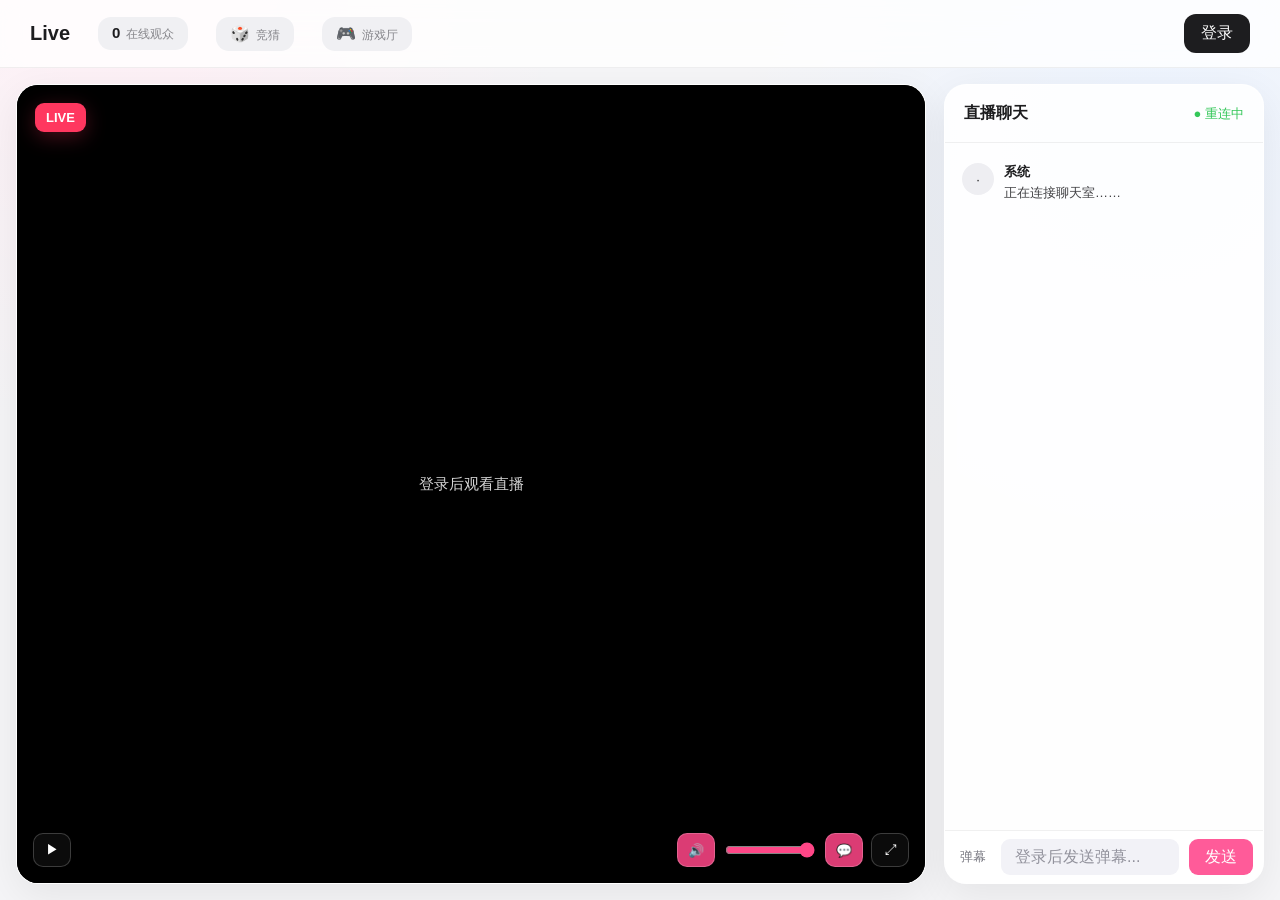
<file: index.html>
<!DOCTYPE html>
<html lang="zh-CN">

<head>
<meta charset="UTF-8">
<meta name="viewport" content="width=device-width, initial-scale=1.0">

<title>我的直播间</title>

<link rel="stylesheet" href="assets/css/base.css?v=27">
<link rel="stylesheet" href="assets/css/live.css?v=27">
<link rel="stylesheet" href="assets/css/auth.css?v=34">
<link rel="stylesheet" href="assets/css/finance.css?v=28">
<link rel="stylesheet" href="assets/css/rewards.css?v=33">
<link rel="stylesheet" href="assets/css/bet.css?v=28">
<link rel="stylesheet" href="assets/css/hall.css?v=28">
<link rel="stylesheet" href="assets/css/games/poker.css?v=31">
<link rel="stylesheet" href="assets/css/game-page.css?v=32">
<link rel="stylesheet" href="assets/css/room.css?v=28">
<link rel="stylesheet" href="assets/css/table.css?v=27">
<link rel="stylesheet" href="assets/css/games/uno.css?v=31">
<link rel="stylesheet" href="assets/css/dialog.css?v=27">

</head>


<body class="live-page">


<!-- ======================================================
     顶部
====================================================== -->

<header class="header">

<div class="left-header" id="leftHeader">

    <div class="logo">
        Live
    </div>

    <button
        class="header-menu-toggle"
        id="headerMenuButton"
        type="button"
        aria-haspopup="menu"
        aria-expanded="false"
        aria-label="功能菜单"
    >
        ▾
    </button>

    <div
        class="header-menu"
        id="headerMenu"
    >
        <button
            class="header-menu-item"
            id="menuOnlineButton"
            type="button"
        >
            <span class="header-menu-icon">👥</span>
            在线用户 <span class="header-menu-count" id="menuOnlineCount">0</span>
        </button>

        <button
            class="header-menu-item"
            id="menuBetButton"
            type="button"
        >
            <span class="header-menu-icon">🎲</span>
            <span id="menuBetText">竞猜</span>
        </button>

        <a
            class="header-menu-item"
            href="game.html"
        >
            <span class="header-menu-icon">🎮</span>
            游戏厅
        </a>
    </div>

    <div class="online-stat" id="onlineStat">
        <span class="online-stat-number" id="onlineNumber">0</span>
        <span class="online-stat-name">在线观众</span>
    </div>

    <div
        class="online-stat bet-stat"
        id="betStat"
        title="竞猜"
    >
        <span class="bet-stat-icon">🎲</span>
        <span class="online-stat-name bet-stat-title" id="betStatTitle">竞猜</span>
    </div>

    <a
        class="online-stat hall-stat"
        id="gameHallButton"
        href="game.html"
        title="游戏厅"
    >
        <span class="hall-stat-icon">🎮</span>
        <span class="online-stat-name bet-stat-title" id="gameHallTitle">游戏厅</span>
    </a>

    <div
        class="online-popover"
        id="onlinePopover"
        hidden
    >
        <div class="online-popover-title">
            在线用户 · <span id="onlinePopoverCount">0</span>
        </div>

        <div
            class="online-popover-list"
            id="onlinePopoverList"
        ></div>
    </div>

</div>


<div class="user-area" id="userArea">

    <button
        class="login-button"
        id="loginButton"
    >
        登录
    </button>

    <button
        class="user-chip"
        id="userChip"
        type="button"
        aria-haspopup="menu"
        aria-expanded="false"
    >
        <div
            class="user-avatar"
            id="userAvatar"
        >
            U
        </div>

        <div
            class="user-name"
            id="userName"
        >
        </div>
    </button>

    <div
        class="user-dropdown"
        id="userDropdown"
        hidden
    >
        <div class="user-dropdown-name" id="dropdownName"></div>
        <button class="user-dropdown-item" id="rewardsButton" type="button">每日签到 / 抽奖</button>
        <button
            class="user-dropdown-item"
            id="profileButton"
            type="button"
        >
            修改资料
        </button>

        <button
            class="user-dropdown-item"
            id="financeButton"
            type="button"
        >
            财务管理
        </button>

        <button
            class="user-dropdown-item"
            id="inviteButton"
            type="button"
        >
            邀请码
        </button>

        <button
            class="user-dropdown-item danger-item"
            id="deleteAccountButton"
            type="button"
        >
            注销账号
        </button>

        <div class="user-dropdown-divider"></div>

        <button
            class="user-dropdown-item danger-item"
            id="logoutButton"
            type="button"
        >
            退出登录
        </button>

        <div class="user-dropdown-version">前端 v9</div>
    </div>

</div>

</header>



<!-- ======================================================
     主页面
====================================================== -->

<div class="container">

<div class="live-layout">


<!-- ======================================================
     左侧
====================================================== -->

<div class="video-column">


<div class="video-card">


<!-- 播放器 -->

<div
    class="player"
    id="player"
>

<div class="player-stage">

<video
    id="streamVideo"
    autoplay
    playsinline
></video>

<div class="player-message" id="playerMessage">
    正在连接直播…
</div>


<!-- 弹幕层 -->

<div
    class="danmaku-layer"
    id="danmakuLayer"
></div>


<!-- LIVE -->

<div class="live-overlay">

    <div class="live-badge">
        LIVE
    </div>

</div>


<!-- 播放器工具 -->

<div class="player-tools" id="playerTools">

    <div class="player-tool-group player-tools-left">
        <button class="player-tool" id="playToggle" type="button" title="播放" aria-label="播放">
            ▶
        </button>
    </div>

    <div class="player-tool-group player-tools-right">
        <button class="player-tool" id="muteToggle" type="button" title="静音" aria-label="静音">
            🔊
        </button>

        <input
            class="volume-slider"
            id="volumeSlider"
            type="range"
            min="0"
            max="1"
            step="0.05"
            value="1"
            aria-label="音量"
        >

        <button
            class="player-tool active"
            id="danmakuToggle"
            type="button"
            title="关闭弹幕"
            aria-label="关闭弹幕"
        >
            💬
        </button>

        <button
            class="player-tool"
            id="fullscreenButton"
            type="button"
            title="进入全屏"
            aria-label="进入全屏"
        >
            ⤢
        </button>
    </div>

</div>

</div>

</div>





</div>



</div>


<!-- ======================================================
     聊天室
====================================================== -->

<div class="chat-card" id="chatCard">


<div class="chat-header">

    <div class="chat-title">
        直播聊天
    </div>

    <div
        class="chat-status"
        id="chatStatus"
    >
        ● 连接中
    </div>

</div>



<div
    class="messages"
    id="messages"
>

    <div class="message">

        <div class="message-avatar">
            ·
        </div>

        <div>

            <div class="message-user">
                系统
            </div>

            <div class="message-text">
                正在连接聊天室……
            </div>

        </div>

    </div>

</div>

<div class="danmaku-composer" id="danmakuComposer">
    <span class="danmaku-composer-label">弹幕</span>
    <input
        class="chat-input"
        id="chatInput"
        maxlength="200"
        placeholder="登录后发送弹幕..."
        aria-label="弹幕内容"
    >
    <button
        class="send-button"
        id="sendButton"
        type="button"
    >
        发送
    </button>
</div>


</div>


</div>

</div>



<!-- ======================================================
     登录注册窗口
====================================================== -->

<div
    class="modal"
    id="loginModal"
>

<div class="login-card">


<h2 id="authTitle">
    登录直播间
</h2>


<input
    class="login-input"
    id="username"
    maxlength="20"
    autocomplete="username"
    placeholder="用户名"
>


<input
    class="login-input"
    id="password"
    type="password"
    maxlength="128"
    autocomplete="current-password"
    placeholder="密码"
>

<input
    class="login-input"
    hidden
    id="inviteCode"
    maxlength="32"
    autocomplete="off"
    placeholder="邀请码"
>


<button
    class="login-submit"
    id="authSubmit"
    type="button"
>
    登录
</button>


<div
    class="auth-switch"
    id="authSwitch"
>

    还没有账号？

    <span class="auth-link">
        注册
    </span>

</div>


</div>

</div>



<!-- ======================================================
     修改资料窗口
====================================================== -->

<div
    class="modal"
    id="profileModal"
>

<div class="login-card">


<h2>
    修改资料
</h2>


<button
    class="avatar-button"
    id="avatarButton"
    type="button"
    title="更换头像"
>

    <img
        alt=""
        hidden
        id="avatarPreview"
    >

    <span id="avatarFallback"></span>

</button>


<div class="avatar-hint">

    点击头像更换图片（自动压缩）

    <button
        class="avatar-reset"
        id="avatarReset"
        type="button"
    >
        恢复默认
    </button>

</div>


<input
    class="login-input"
    id="nicknameInput"
    maxlength="20"
    placeholder="昵称（留空则显示用户名）"
>

<button
    class="login-submit"
    id="profileSubmit"
    type="button"
>
    保存
</button>

<input
    accept="image/*"
    hidden
    id="avatarFile"
    type="file"
>


</div>

</div>


<!-- ======================================================
     邀请码窗口
====================================================== -->

<div
    class="modal"
    id="inviteModal"
>

<div class="login-card">


<h2>
    邀请码
</h2>


<p class="delete-warning">

    每个邀请码可邀请一位朋友注册，只能使用一次。

</p>


<div
    class="invite-list"
    id="inviteList"
></div>


<button
    class="login-submit"
    id="inviteCreate"
    type="button"
>
    生成新邀请码
</button>


<div
    class="auth-switch"
    id="inviteClose"
>

    <span class="auth-link">
        关闭
    </span>

</div>


</div>

</div>


<!-- ======================================================
     注销账号窗口
====================================================== -->

<div
    class="modal"
    id="deleteModal"
>

<div class="login-card">


<h2>
    注销账号
</h2>


<p class="delete-warning">

    注销后账号与登录状态将被删除且无法恢复，请输入密码确认。

</p>


<input
    class="login-input"
    id="deletePassword"
    placeholder="密码"
    type="password"
>

<button
    class="login-submit danger"
    id="deleteSubmit"
    type="button"
>
    注销账号
</button>


<div
    class="auth-switch"
    id="deleteCancel"
>

    <span class="auth-link">取消</span>

</div>


</div>

</div>


<!-- ======================================================
     财务管理窗口
====================================================== -->

<div
    class="modal"
    id="financeModal"
>

<div class="login-card">

<h2>
    财务管理
</h2>


<div class="finance-balance">

    <span class="finance-balance-label">我的金币</span>

    <span class="finance-balance-value" id="financeBalance">--</span>

</div>


<div class="finance-tabs">

    <button
        class="finance-tab active"
        id="financeTabDetail"
        type="button"
    >
        金币明细
    </button>

    <button
        class="finance-tab"
        id="financeTabTransfer"
        type="button"
    >
        转账
    </button>

</div>


<div class="finance-panel" id="financeDetailPanel">

    <div
        class="finance-list"
        id="financeList"
    ></div>

</div>


<div
    class="finance-panel"
    id="financeTransferPanel"
    hidden
>

    <input
        id="transferTo"
        type="hidden"
    >

    <div
        class="user-select"
        id="transferSelect"
    >
        <button
            class="user-select-toggle"
            id="transferSelectToggle"
            type="button"
        >
            <span class="user-select-placeholder">选择转账对象…</span>
        </button>

        <div
            class="user-select-menu"
            id="transferSelectMenu"
            hidden
        >
            <div
                class="user-select-list"
                id="transferSelectList"
            ></div>
        </div>
    </div>

    <input
        class="login-input"
        id="transferAmount"
        type="number"
        min="0.01"
        step="0.01"
        placeholder="转账金币数量"
    >

    <button
        class="login-submit"
        id="transferSubmit"
        type="button"
    >
        确认转账
    </button>

    <div
        class="transfer-feedback"
        id="transferFeedback"
    ></div>

</div>


<div
    class="auth-switch"
    id="financeClose"
>

    <span class="auth-link">
        关闭
    </span>

</div>


</div>

</div>


<!-- ======================================================
     竞猜窗口
====================================================== -->

<div
    class="modal"
    id="betModal"
>

<div class="login-card bet-card">

<h2 id="betModalTitle">
    竞猜
</h2>

<div id="betModalBody"></div>

<div
    class="auth-switch"
    id="betClose"
>

    <span class="auth-link">
        关闭
    </span>

</div>


</div>

</div>


<script type="module" src="assets/js/dialog-global.js?v=27"></script>
<script src="assets/reader.js?v=27" defer></script>
<script src="assets/transfer-select.js?v=28" defer></script>
<script src="assets/rewards.js?v=33" defer></script>
<script src="assets/app.js?v=35" defer></script>


</body>

</html>
</file>
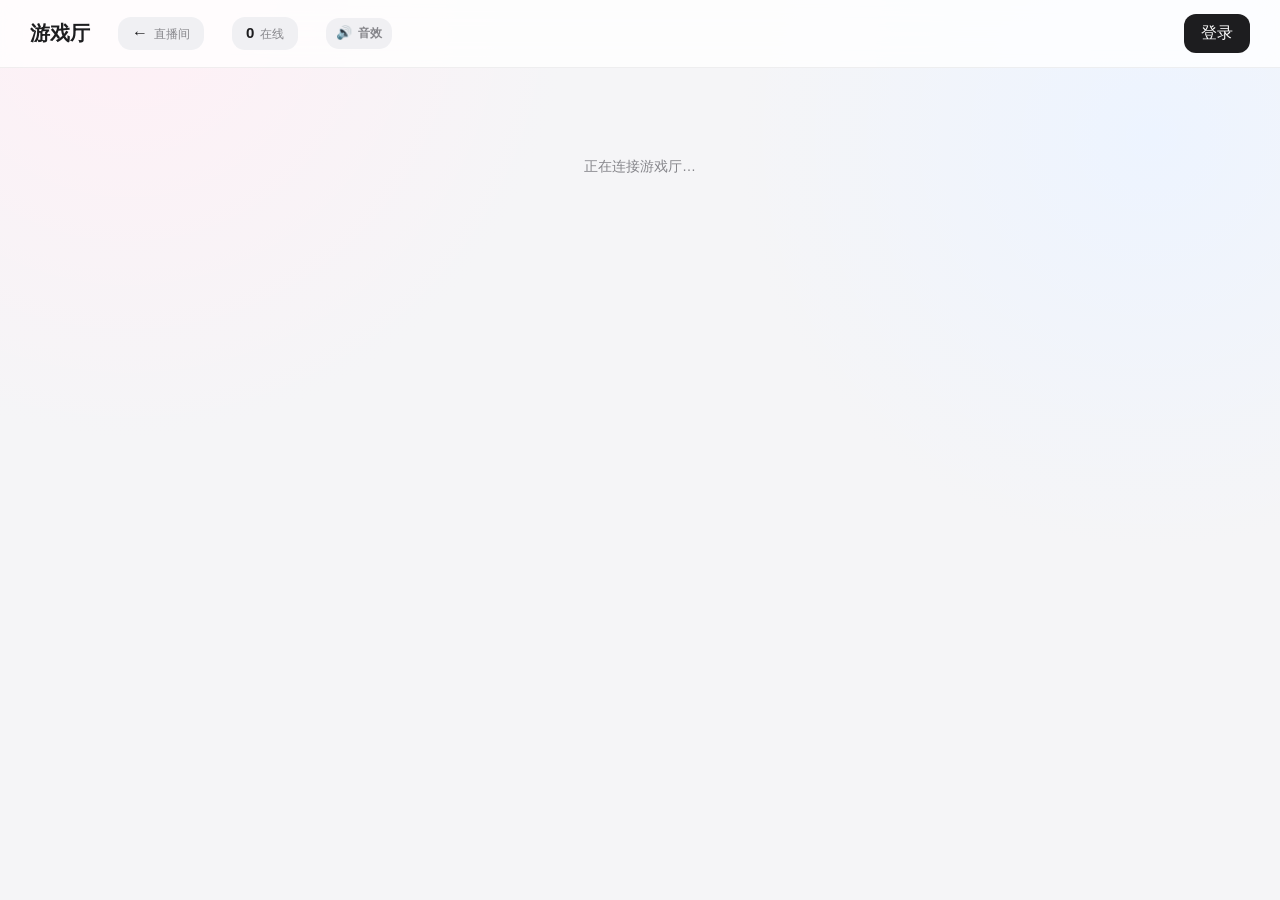
<file: game.html>
<!DOCTYPE html>
<html lang="zh-CN">

<head>
<meta charset="UTF-8">
<meta name="viewport" content="width=device-width, initial-scale=1.0, viewport-fit=cover">
<meta name="theme-color" content="#f5f5f7">

<title>游戏厅</title>

<link rel="stylesheet" href="assets/css/base.css?v=30">
<link rel="stylesheet" href="assets/css/live.css?v=30">
<link rel="stylesheet" href="assets/css/auth.css?v=34">
<link rel="stylesheet" href="assets/css/finance.css?v=31">
<link rel="stylesheet" href="assets/css/rewards.css?v=33">
<link rel="stylesheet" href="assets/css/bet.css?v=31">
<link rel="stylesheet" href="assets/css/hall.css?v=31">
<link rel="stylesheet" href="assets/css/games/poker.css?v=31">
<link rel="stylesheet" href="assets/css/game-page.css?v=33">
<link rel="stylesheet" href="assets/css/room.css?v=32">
<link rel="stylesheet" href="assets/css/table.css?v=30">
<link rel="stylesheet" href="assets/css/games/uno.css?v=31">
<link rel="stylesheet" href="assets/css/dialog.css?v=30">
<link rel="stylesheet" href="assets/css/estate.css?v=8">

<link rel="stylesheet" href="assets/css/desktop-game.css?v=30">
<link rel="stylesheet" href="assets/css/rating.css?v=34">

<link rel="stylesheet" href="assets/css/games/uno-table.css?v=31">
<link rel="stylesheet" href="assets/css/games/guandan.css?v=33">
<link rel="stylesheet" href="assets/css/games/mahjong.css?v=39">
</head>


<body>


<!-- ======================================================
     顶部
====================================================== -->

<header class="header game-header" id="gameHeader">

<div class="left-header" id="leftHeader">

    <div class="logo">
        游戏厅
    </div>

    <a
        class="online-stat hall-stat hall-back"
        href="index.html"
        title="返回直播间"
    >
        <span class="hall-stat-icon">←</span>
        <span class="online-stat-name bet-stat-title">直播间</span>
    </a>

    <div
        class="online-stat"
        id="onlineStat"
        title="在线人数"
    >
        <span class="online-stat-number" id="onlineNumber">0</span>
        <span class="online-stat-name">在线</span>
    </div>

    <button class="online-stat game-audio-open" id="hallAudioSettingsButton" type="button" aria-label="音效设置" title="音效设置">
        <span aria-hidden="true">🔊</span><span class="online-stat-name">音效</span>
    </button>

</div>


<div class="user-area" id="userArea">

    <button
        class="login-button"
        id="loginButton"
    >
        登录
    </button>

    <button
        class="online-stat coin-chip"
        id="coinChip"
        type="button"
        title="财务管理"
    >
        <span class="online-stat-number" id="coinBalance">--</span>
        <span class="online-stat-name">金币</span>
    </button>

    <button
        class="user-chip"
        id="userChip"
        type="button"
        aria-haspopup="menu"
        aria-expanded="false"
    >
        <div
            class="user-avatar"
            id="userAvatar"
        >
            U
        </div>

        <div
            class="user-name"
            id="userName"
        >
        </div>
    </button>

    <div
        class="user-dropdown"
        id="userDropdown"
        hidden
    >
        <div class="user-dropdown-name" id="dropdownName"></div>
        <button class="user-dropdown-item" id="rewardsButton" type="button">每日签到 / 抽奖</button>
        <button
            class="user-dropdown-item"
            id="financeButton"
            type="button"
        >
            财务管理
        </button>

        <div class="user-dropdown-divider"></div>

        <button
            class="user-dropdown-item danger-item"
            id="logoutButton"
            type="button"
        >
            退出登录
        </button>

        <div class="user-dropdown-version">游戏厅 v1</div>
    </div>

</div>


<div
    class="room-topbar"
    id="roomTopbar"
    hidden
>
    <button
        class="room-leave"
        id="leaveRoomButton"
        type="button"
    >
        ← 离开房间
    </button>

    <div
        class="room-topbar-name"
        id="roomTopName"
    ></div>

    <button class="room-audio-open" id="roomAudioSettingsButton" type="button" aria-label="音效设置" title="音效设置">🔊</button>

    <div
        class="room-manage"
        id="roomManage"
        hidden
    >
        <button
            class="room-manage-toggle"
            id="manageButton"
            type="button"
        >
            管理 ▾
        </button>

        <div
            class="room-manage-menu"
            id="manageMenu"
            hidden
        >
            <button
                class="room-manage-item danger-fill"
                id="manageDrawButton"
                type="button"
            >
                流局
            </button>

            <button
                class="room-manage-item"
                id="managePauseButton"
                type="button"
            >
                暂停
            </button>

            <button
                class="room-manage-item"
                id="manageRestartButton"
                type="button"
            >
                重新开始
            </button>
        </div>
    </div>

</div>

</header>



<!-- ======================================================
     主页面
====================================================== -->

<div class="game-workspace">
<main
    class="game-container"
    id="gameMain"
>
    <div class="game-loading">
        正在连接游戏厅…
    </div>
</main>
</div>



<!-- ======================================================
     登录注册窗口
====================================================== -->

<div
    class="modal"
    id="loginModal"
>

<div class="login-card">


<h2 id="authTitle">
    登录游戏厅
</h2>


<input
    class="login-input"
    id="username"
    maxlength="20"
    autocomplete="username"
    placeholder="用户名"
>


<input
    class="login-input"
    id="password"
    type="password"
    maxlength="128"
    autocomplete="current-password"
    placeholder="密码"
>

<input
    class="login-input"
    hidden
    id="inviteCode"
    maxlength="32"
    autocomplete="off"
    placeholder="邀请码"
>


<button
    class="login-submit"
    id="authSubmit"
    type="button"
>
    登录
</button>


<div
    class="auth-switch"
    id="authSwitch"
>

    还没有账号？

    <span class="auth-link">
        注册
    </span>

</div>


</div>

</div>



<!-- ======================================================
     财务管理窗口
====================================================== -->

<div
    class="modal"
    id="financeModal"
>

<div class="login-card">

<h2>
    财务管理
</h2>


<div class="finance-balance">

    <span class="finance-balance-label">我的金币</span>

    <span class="finance-balance-value" id="financeBalance">--</span>

</div>


<div class="finance-tabs">

    <button
        class="finance-tab active"
        id="financeTabDetail"
        type="button"
    >
        金币明细
    </button>

    <button
        class="finance-tab"
        id="financeTabTransfer"
        type="button"
    >
        转账
    </button>

</div>


<div class="finance-panel" id="financeDetailPanel">

    <div
        class="finance-list"
        id="financeList"
    ></div>

</div>


<div
    class="finance-panel"
    id="financeTransferPanel"
    hidden
>

    <input
        id="transferTo"
        type="hidden"
    >

    <div
        class="user-select"
        id="transferSelect"
    >
        <button
            class="user-select-toggle"
            id="transferSelectToggle"
            type="button"
        >
            <span class="user-select-placeholder">选择转账对象…</span>
        </button>

        <div
            class="user-select-menu"
            id="transferSelectMenu"
            hidden
        >
            <div
                class="user-select-list"
                id="transferSelectList"
            ></div>
        </div>
    </div>

    <input
        class="login-input"
        id="transferAmount"
        type="number"
        min="0.01"
        step="0.01"
        placeholder="转账金币数量"
    >

    <button
        class="login-submit"
        id="transferSubmit"
        type="button"
    >
        确认转账
    </button>

    <div
        class="transfer-feedback"
        id="transferFeedback"
    ></div>

</div>


<div
    class="auth-switch"
    id="financeClose"
>

    <span class="auth-link">
        关闭
    </span>

</div>


</div>

</div>


<div class="game-audio-modal" id="gameAudioSettingsModal" hidden>
    <section class="game-audio-dialog" role="dialog" aria-modal="true" aria-labelledby="gameAudioTitle">
        <header class="game-audio-dialog-head">
            <h2 id="gameAudioTitle">游戏音效</h2>
            <button id="gameAudioCloseButton" type="button" aria-label="关闭音效设置">×</button>
        </header>
        <label class="game-audio-enabled-row">
            <input id="gameAudioEnabled" type="checkbox">
            <span>音效</span>
        </label>
        <label class="game-audio-volume-row" for="gameAudioVolume">
            <span>音量</span><output id="gameAudioVolumeValue" for="gameAudioVolume">60%</output>
            <input id="gameAudioVolume" type="range" min="0" max="100" step="1" aria-label="音效音量">
        </label>
        <button class="game-audio-preview" id="gameAudioPreviewButton" type="button">试听音效</button>
    </section>
</div>

<script src="assets/transfer-select.js?v=31" defer></script>
<script src="assets/rewards.js?v=33" defer></script>
<script type="module" src="assets/js/main.js?v=45"></script>


</body>

</html>
</file>
<file: assets/css/base.css>
/* =========================================================
   基础：全局 reset/变量、顶部导航栏、页面主体
   原 styles.css 第 1-565 行；加载顺序见 index.html / game.html 的 <link> 列表
========================================================= */

/* =========================================================
   全局
========================================================= */

* {
    box-sizing: border-box;
}

html,
body {
    margin: 0;
    min-height: 100%;
}

body {
    font-family:
        -apple-system,
        BlinkMacSystemFont,
        "SF Pro Display",
        "PingFang SC",
        "Microsoft YaHei",
        sans-serif;

    color: #1d1d1f;

    background:
        radial-gradient(circle at 10% 0%, #fff0f6, transparent 30%),
        radial-gradient(circle at 90% 15%, #edf4ff, transparent 30%),
        #f5f5f7;
}

button,
input {
    font: inherit;
}


/* =========================================================
   顶部导航栏
========================================================= */

.header {
    height: 68px;

    display: flex;
    align-items: center;
    justify-content: space-between;

    padding: 0 30px;

    position: sticky;
    top: 0;

    z-index: 100;

    background: rgba(255,255,255,.78);

    backdrop-filter: blur(24px);
    -webkit-backdrop-filter: blur(24px);

    border-bottom: 1px solid rgba(0,0,0,.06);
}

.left-header {
    position: relative;

    display: flex;
    align-items: center;

    gap: 28px;
}

.logo {
    font-size: 20px;
    font-weight: 750;

    white-space: nowrap;
}

.online-stat {
    display: flex;

    align-items: baseline;

    gap: 6px;

    padding: 7px 14px;

    border: 0;

    border-radius: 13px;

    background: #f0f0f3;

    cursor: pointer;
}

.online-stat:hover {
    background: #e8e8ed;
}

.online-popover {
    position: absolute;

    top: calc(100% + 12px);
    left: 0;

    width: 250px;

    padding: 8px;

    border: 1px solid rgba(0,0,0,.08);
    border-radius: 13px;

    background: white;

    box-shadow: 0 12px 34px rgba(0,0,0,.14);
}

.online-popover-title {
    padding: 6px 8px 9px;

    border-bottom: 1px solid rgba(0,0,0,.06);

    color: #86868b;

    font-size: 12px;
}

.online-popover-list {
    max-height: 320px;

    margin-top: 4px;

    overflow-y: auto;
}

.online-user {
    display: flex;

    align-items: center;

    gap: 10px;

    padding: 7px 8px;

    border-radius: 9px;
}

.online-user:hover {
    background: #f5f5f7;
}

.online-user-avatar {
    width: 34px;
    height: 34px;
    min-width: 34px;

    display: flex;

    align-items: center;
    justify-content: center;

    border-radius: 50%;

    overflow: hidden;

    background:
        linear-gradient(
            135deg,
            #ffb6d2,
            #ff6ba5
        );

    color: white;

    font-size: 14px;

    font-weight: 700;
}

.online-user-avatar img {
    width: 100%;
    height: 100%;

    border-radius: 50%;

    object-fit: cover;
}

.online-user-name {
    font-size: 13px;

    font-weight: 600;
}

.online-user-account {
    margin-top: 1px;

    color: #86868b;

    font-size: 11px;
}

.online-user-empty {
    padding: 14px 8px;

    color: #86868b;

    font-size: 13px;

    text-align: center;
}

.online-stat-number {
    font-size: 15px;

    font-weight: 750;
}

.online-stat-name {
    color: #86868b;

    font-size: 12px;
}

.user-area {
    position: relative;

    display: flex;
    align-items: center;

    gap: 10px;
}

.login-button {
    border: 0;

    padding: 9px 17px;

    border-radius: 12px;

    background: #1d1d1f;

    color: white;

    cursor: pointer;
}

.login-button:hover {
    opacity: .85;
}

.user-avatar {
    display: none;

    width: 38px;
    height: 38px;

    align-items: center;
    justify-content: center;

    border-radius: 50%;

    background:
        linear-gradient(
            135deg,
            #ff9ac8,
            #ff4f92
        );

    color: white;

    font-weight: bold;
}

.user-name {
    display: none;

    font-size: 14px;

    font-weight: 600;
}

.user-chip {
    display: none;

    align-items: center;

    gap: 8px;

    padding: 4px 10px 4px 4px;

    border: 0;

    border-radius: 21px;

    background: transparent;

    font: inherit;

    cursor: pointer;
}

.user-chip:hover {
    background: #f0f0f3;
}

.user-dropdown {
    position: absolute;

    top: calc(100% + 10px);
    right: 0;

    min-width: 150px;

    padding: 6px;

    border: 1px solid rgba(0,0,0,.08);
    border-radius: 13px;

    background: white;

    box-shadow: 0 12px 34px rgba(0,0,0,.14);
}

.user-dropdown-name {
    padding: 8px 10px 6px;

    color: #86868b;

    font-size: 12px;

    white-space: nowrap;
}

.user-dropdown-item {
    display: block;

    width: 100%;

    border: 0;

    border-radius: 9px;

    padding: 9px 10px;

    background: transparent;

    color: #29292e;

    font: inherit;

    font-size: 14px;

    text-align: left;

    cursor: pointer;
}

.user-dropdown-item:hover {
    background: #f0f0f3;
}

.user-dropdown-item.danger-item {
    color: #ff2d55;
}

.user-dropdown-item.danger-item:hover {
    background: #fff0f3;
}

.user-dropdown-divider {
    height: 1px;

    margin: 6px 4px;

    background: rgba(0,0,0,.08);
}

.user-avatar img,
.message-avatar img {
    width: 100%;
    height: 100%;

    border-radius: 50%;

    object-fit: cover;
}

.avatar-button {
    display: flex;

    align-items: center;
    justify-content: center;

    width: 84px;
    height: 84px;

    margin: 0 auto;

    border: 0;
    border-radius: 50%;

    padding: 0;

    background:
        linear-gradient(
            135deg,
            #ffb6d2,
            #ff6ba5
        );

    color: white;

    font-size: 30px;

    font-weight: 700;

    cursor: pointer;
}

.avatar-button img {
    width: 100%;
    height: 100%;

    border-radius: 50%;

    object-fit: cover;
}

.avatar-hint {
    margin-top: 10px;

    text-align: center;

    color: #86868b;

    font-size: 12px;
}

.avatar-reset {
    border: 0;

    padding: 0 2px;

    background: none;

    color: #0071e3;

    font: inherit;

    font-size: 12px;

    cursor: pointer;
}

.invite-list {
    max-height: 220px;

    overflow-y: auto;
}

.invite-row {
    display: flex;

    align-items: center;

    gap: 8px;

    margin-top: 8px;

    padding: 9px 12px;

    border-radius: 10px;

    background: #f5f5f7;
}

.invite-code {
    flex: 1;

    font-family: "SF Mono", Consolas, Menlo, monospace;

    font-size: 14px;

    font-weight: 600;

    letter-spacing: .5px;
}

.invite-copy {
    border: 0;

    border-radius: 8px;

    padding: 4px 10px;

    background: #e8e8ed;

    color: #29292e;

    font: inherit;

    font-size: 12px;

    cursor: pointer;
}

.invite-copy:hover {
    background: #dcdce1;
}

.invite-empty {
    margin-top: 8px;

    padding: 14px 8px;

    color: #86868b;

    font-size: 13px;

    text-align: center;
}

.delete-warning {
    margin: 0 0 6px;

    color: #86868b;

    font-size: 13px;

    line-height: 1.6;
}

.login-submit.danger {
    background: #ff2d55;
}


/* =========================================================
   页面主体
========================================================= */

.container {
    width: calc(100% - 48px);

    max-width: 1580px;

    margin: 24px auto;
}

.live-layout {
    display: grid;

    grid-template-columns:
        minmax(0,1fr)
        clamp(320px, 24vw, 420px);

    gap: 18px;

    align-items: stretch;
}
</file>
<file: assets/css/live.css>
/* =========================================================
   直播间：视频卡片、播放器、直播状态、播放器工具、弹幕层、塔菲主题、聊天室
   原 styles.css 第 566-1090 行；加载顺序见 index.html / game.html 的 <link> 列表
========================================================= */

/* =========================================================
   视频卡片
========================================================= */

.video-card {
    border-radius: 22px;

    overflow: hidden;

    background: rgba(255,255,255,.86);

    border: 1px solid rgba(255,255,255,.9);

    box-shadow:
        0 12px 40px rgba(0,0,0,.07);
}


/* =========================================================
   播放器
========================================================= */

.player {
    width: 100%;

    display: flex;
    flex-direction: column;

    position: relative;

    overflow: hidden;

    background: black;
}

.player-stage {
    width: 100%;
    aspect-ratio: 16 / 9;

    position: relative;
    overflow: hidden;

    background: black;
}

.player-stage video {
    width: 100%;
    height: 100%;

    display: block;

    object-fit: contain;
}

.player-message {
    position: absolute;
    inset: 0;
    z-index: 10;

    display: flex;
    align-items: center;
    justify-content: center;

    color: rgba(255,255,255,.84);
    font-size: 15px;
    pointer-events: none;
}

.player-message[hidden] {
    display: none;
}


/* =========================================================
   左上角直播状态
========================================================= */

.live-overlay {
    position: absolute;

    top: 18px;
    left: 18px;

    z-index: 30;

    display: flex;

    gap: 8px;

    pointer-events: none;
}

.live-badge {
    padding: 7px 11px;

    border-radius: 9px;

    background: #ff375f;

    color: white;

    font-size: 13px;

    font-weight: 700;

    box-shadow:
        0 5px 20px rgba(255,55,95,.28);
}


/* =========================================================
   播放器右上角工具
========================================================= */

.player-tools {
    position: absolute;

    right: 16px;
    bottom: 16px;
    left: 16px;

    z-index: 50;

    display: flex;
    align-items: center;
    justify-content: space-between;

    pointer-events: none;
    transition: opacity .25s ease;
}

.player-tool-group {
    display: flex;
    align-items: center;
    gap: 8px;

    pointer-events: auto;
}

.volume-slider {
    width: 90px;

    accent-color: #ff4687;
    cursor: pointer;
}

.player.controls-hidden {
    cursor: none;
}

.player.controls-hidden .player-tools {
    opacity: 0;
    pointer-events: none;
}

.player.controls-hidden .player-tool-group {
    pointer-events: none;
}

.player-tool {
    border: 1px solid rgba(255,255,255,.20);

    width: 38px;
    height: 34px;
    padding: 0;

    border-radius: 10px;

    background: rgba(20,20,20,.58);

    backdrop-filter: blur(15px);
    -webkit-backdrop-filter: blur(15px);

    color: white;

    font-size: 13px;

    cursor: pointer;

    transition:
        background .2s,
        transform .2s;
}

.player-tool:hover {
    background: rgba(20,20,20,.76);

    transform: translateY(-1px);
}

.player-tool.active {
    background: rgba(255,70,135,.86);
}


/* =========================================================
   弹幕层
========================================================= */

.danmaku-layer {
    position: absolute;

    inset: 0;

    z-index: 20;

    overflow: hidden;

    pointer-events: none;

    contain: layout paint style;
}

.danmaku-item {
    position: absolute;

    left: 100%;

    white-space: nowrap;

    padding: 4px 8px;

    border-radius: 7px;

    background: rgba(0,0,0,.12);

    color: #ffffff;

    font-size: 18px;

    font-weight: 650;

    line-height: 26px;

    text-shadow:
        0 1px 2px rgba(0,0,0,1),
        0 0 5px rgba(0,0,0,.85);

    will-change: transform;

    contain: layout paint style;
}

.danmaku-item.streamer {
    color: #ff9bc2;

    background:
        rgba(255,80,150,.14);
}

.danmaku-item.admin {
    color: #8dc8ff;

    background:
        rgba(75,150,255,.14);
}


/* =========================================================
   塔菲主题区域
========================================================= */

.character-card {
    margin-top: 18px;

    min-height: 190px;

    border-radius: 22px;

    padding: 26px;

    overflow: hidden;

    position: relative;

    background:
        linear-gradient(
            135deg,
            #fff0f6,
            #f2efff
        );

    box-shadow:
        0 10px 30px rgba(0,0,0,.04);
}

.character-title {
    font-size: 20px;

    font-weight: 700;
}

.character-text {
    width: 55%;

    margin-top: 9px;

    color: #737377;

    line-height: 1.65;

    font-size: 14px;
}

.character-image {
    position: absolute;

    right: 8px;
    bottom: 0;

    max-width: 42%;

    height: 185px;

    object-fit: contain;
}


/* =========================================================
   聊天室
========================================================= */

.chat-card {
    min-height: 0;

    align-self: start;

    display: flex;

    flex-direction: column;

    border-radius: 22px;

    overflow: hidden;

    background: rgba(255,255,255,.88);

    border: 1px solid rgba(255,255,255,.9);

    box-shadow:
        0 12px 40px rgba(0,0,0,.07);
}

.chat-header {
    display: flex;

    align-items: center;
    justify-content: space-between;

    padding: 18px 19px;

    border-bottom:
        1px solid rgba(0,0,0,.06);
}

.chat-title {
    font-weight: 700;
}

.chat-status {
    font-size: 13px;

    color: #34c759;
}

.notice strong {
    color: #ff2d78;
}

.messages {
    flex: 1;

    min-height: 0;

    overflow-y: auto;

    padding: 5px 17px 15px;
}

.message {
    display: flex;

    gap: 10px;

    margin: 15px 0;
}

.message-avatar {
    width: 32px;
    min-width: 32px;
    height: 32px;

    display: flex;

    align-items: center;
    justify-content: center;

    border-radius: 50%;

    background: #eeeef2;

    font-size: 13px;
}

.message-user {
    font-size: 13px;

    font-weight: 700;
}

.message-user.streamer-name-chat {
    color: #ff3d82;
}

.message-user.admin-name-chat {
    color: #368bd6;
}

.message-time {
    margin-left: 7px;

    color: #aaa;

    font-size: 11px;

    font-weight: normal;
}

.message-text {
    margin-top: 3px;

    color: #424245;

    font-size: 13px;

    line-height: 1.45;

    word-break: break-word;
}

.danmaku-composer {
    min-height: 52px;

    display: flex;
    align-items: center;
    gap: 10px;

    padding: 8px 10px;

    border-top: 1px solid rgba(0,0,0,.06);

    background: rgba(255,255,255,.94);
}

.danmaku-composer.at-chat-top {
    border-top: 0;
    border-bottom: 1px solid rgba(0,0,0,.06);
}

.danmaku-composer-label {
    padding: 0 5px;

    color: #777780;
    font-size: 13px;
    white-space: nowrap;
}

.chat-input {
    flex: 1;

    min-width: 0;

    border: 0;

    outline: 0;

    padding: 11px 12px;

    border-radius: 13px;

    background: #f2f2f7;
}

.danmaku-composer .chat-input {
    height: 36px;

    padding: 0 13px;

    border: 1px solid transparent;
    border-radius: 9px;

    background: #f2f2f7;
    color: #29292e;
}

.danmaku-composer .chat-input::placeholder {
    color: #92929c;
}

.danmaku-composer .chat-input:focus {
    border-color: rgba(255,91,153,.48);
    background: #fff;
}

.send-button {
    height: 36px;

    border: 0;

    border-radius: 9px;

    padding: 0 16px;

    background: #ff5b99;

    color: white;

    cursor: pointer;
}

.send-button:hover {
    background: #ff438b;
}
</file>
<file: assets/css/auth.css>
/* =========================================================
   登录注册、全屏、手机、桌面端铺满视口、顶栏竞猜入口、聊天室系统消息
   原 styles.css 第 1091-1477 行；加载顺序见 index.html / game.html 的 <link> 列表
========================================================= */

/* =========================================================
   登录 / 注册
========================================================= */

.modal {
    display: none;

    position: fixed;

    inset: 0;

    z-index: 999;

    align-items: center;
    justify-content: center;

    background: rgba(0,0,0,.25);

    backdrop-filter: blur(12px);
    -webkit-backdrop-filter: blur(12px);
}

.login-card {
    width: 360px;

    max-width: calc(100% - 30px);

    padding: 28px;

    border-radius: 23px;

    background: rgba(255,255,255,.96);

    box-shadow:
        0 30px 80px rgba(0,0,0,.2);
}

.login-card h2 {
    margin-top: 0;

    margin-bottom: 18px;
}

.login-input {
    width: 100%;

    margin-top: 10px;

    padding: 12px;

    border-radius: 12px;

    border: 1px solid #d2d2d7;

    outline: 0;

    background: white;
}

.login-input:focus {
    border-color: #0071e3;
}

.login-submit {
    width: 100%;

    margin-top: 16px;

    border: 0;

    border-radius: 12px;

    padding: 12px;

    background: #0071e3;

    color: white;

    cursor: pointer;
}

.auth-switch {
    text-align: center;

    margin-top: 16px;

    color: #86868b;

    font-size: 13px;
}

.auth-link {
    padding: 0;

    border: 0;

    background: transparent;

    font: inherit;

    color: #0071e3;

    cursor: pointer;
}


/* =========================================================
   全屏
========================================================= */

.player:fullscreen {
    width: 100vw;
    height: 100vh;

    background: black;
}

.player:-webkit-full-screen {
    width: 100vw;
    height: 100vh;

    background: black;
}

.player:fullscreen .player-stage,
.player:-webkit-full-screen .player-stage {
    flex: 1;
    min-height: 0;
    aspect-ratio: auto;
}

.player-tools .danmaku-composer.in-player-controls {
    flex: 1;
    min-width: 120px;
    max-width: 620px;
    min-height: 0;

    margin: 0 12px;
    padding: 0;

    border: 0;

    background: transparent;

    pointer-events: auto;
}

.player-tools .danmaku-composer-label {
    color: rgba(255,255,255,.72);
}

.player-tools .danmaku-composer .chat-input {
    height: 34px;

    background: rgba(30,30,34,.78);
    color: white;

    backdrop-filter: blur(12px);
    -webkit-backdrop-filter: blur(12px);
}

.player-tools .danmaku-composer .chat-input:focus {
    background: rgba(42,42,47,.94);
}


/* =========================================================
   手机
========================================================= */

@media(max-width:1000px) {

    .live-layout {
        grid-template-columns: 1fr;
    }

    .chat-card {
        width: 100%;
        height: 540px;
    }

}

@media(max-width:650px) {

    .header {
        padding: 0 15px;
    }

    .container {
        width: 100%;

        margin-top: 0;
    }

    .video-card,
    .chat-card {
        border-radius: 0;
    }

    .player-tools {
        right: 10px;
        bottom: 10px;
        left: 10px;
    }

    .player-tool-group {
        gap: 5px;
    }

    .player-tool {
        width: 34px;
        height: 30px;

        font-size: 12px;
    }

    .volume-slider {
        width: 58px;
    }

    .danmaku-composer {
        gap: 6px;
        padding: 7px 8px;
    }

    .danmaku-composer-label {
        display: none;
    }

    .send-button {
        padding: 0 13px;
    }

    .player-tools .danmaku-composer.in-player-controls {
        min-width: 70px;
        margin: 0 6px;
    }

    .player:fullscreen .volume-slider,
    .player:-webkit-full-screen .volume-slider {
        display: none;
    }

    .live-overlay {
        top: 10px;
        left: 10px;
    }

    .danmaku-item {
        font-size: 15px;

        line-height: 22px;
    }

    .character-text {
        width: 62%;
    }

}


/* =========================================================
   桌面端铺满视口
========================================================= */

@media(min-width:1001px) {

    .container {
        width: calc(100% - 32px);

        max-width: none;

        margin: 16px auto;
    }

    .live-layout {
        height: calc(100vh - 100px);
    }

    .video-column {
        min-height: 0;

        display: flex;
    }

    .video-card {
        flex: 1;

        min-width: 0;
        min-height: 0;

        display: flex;

        flex-direction: column;
    }

    .player {
        flex: 1;

        min-height: 0;
    }

    .player-stage {
        flex: 1;

        min-height: 0;

        aspect-ratio: auto;
    }

    .chat-card {
        align-self: stretch;
    }
}

.user-dropdown-version {
    padding: 6px 10px 4px;

    color: #c0c0c7;

    font-size: 11px;

    text-align: center;
}


/* =========================================================
   顶栏竞猜入口
========================================================= */

.bet-stat .bet-stat-title {
    max-width: 170px;

    overflow: hidden;

    text-overflow: ellipsis;

    white-space: nowrap;
}

.bet-stat.active {
    background: #fff0f6;
}

.bet-stat.active:hover {
    background: #ffe4ee;
}

.bet-stat.active .bet-stat-title {
    color: #ff2d78;

    font-weight: 650;
}


/* =========================================================
   聊天室系统消息
========================================================= */

.system-message .system-avatar {
    background:
        linear-gradient(
            135deg,
            #ffe29a,
            #ffb84d
        );
}

.system-name-chat {
    color: #b45309;
}

.system-text {
    color: #a16207;

    font-weight: 550;
}

.danmaku-item.system {
    color: #ffd60a;

    background:
        rgba(255, 214, 10, .16);
}
/* 段位在游戏厅与直播间账号菜单共用。 */
.rating-badge {
    display: inline-flex;
    align-items: center;
    gap: 4px;
    vertical-align: middle;
    padding: 2px 7px;
    border-radius: 6px;
    background: #e9f2ed;
    color: #28664e;
    font-size: 11px;
    font-weight: 600;
    line-height: 1.5;
    white-space: nowrap;
}
.rating-badge::before {
    content: "";
    flex: 0 0 auto;
    width: var(--rating-icon-size, 18px);
    height: var(--rating-icon-size, 18px);
    background: var(--rating-icon) center / contain no-repeat;
}
.rating-badge[data-tier="青铜"] { --rating-icon: url("../ranks/bronze.svg"); background: #f8eee5; color: #86501e; }
.rating-badge[data-tier="白银"] { --rating-icon: url("../ranks/silver.svg"); background: #edf1f6; color: #536579; }
.rating-badge[data-tier="黄金"] { --rating-icon: url("../ranks/gold.svg"); background: #fff3d4; color: #886010; }
.rating-badge[data-tier="铂金"] { --rating-icon: url("../ranks/platinum.svg"); background: #e2f4f0; color: #226e62; }
.rating-badge[data-tier="钻石"] { --rating-icon: url("../ranks/diamond.svg"); background: #e5f1ff; color: #285fa1; }
.rating-badge[data-tier="大师"] { --rating-icon: url("../ranks/master.svg"); background: #f1e9fb; color: #7448a3; }
.rating-badge[hidden] { display: none; }
.user-dropdown-name .rating-badge,
.game-player-row .rating-badge { margin-left: 8px; }
</file>
<file: assets/css/finance.css>
/* =========================================================
   财务管理（金币明细与转账弹窗）
   原 styles.css 第 1478-1647 行；加载顺序见 index.html / game.html 的 <link> 列表
========================================================= */

/* =========================================================
   财务管理
========================================================= */

.finance-balance {
    display: flex;

    align-items: baseline;

    justify-content: space-between;

    padding: 14px 16px;

    border-radius: 13px;

    background:
        linear-gradient(
            135deg,
            #fff7e6,
            #ffedf5
        );

    margin-bottom: 14px;
}

.finance-balance-label {
    color: #86868b;

    font-size: 13px;
}

.finance-balance-value {
    font-size: 24px;

    font-weight: 750;

    font-variant-numeric: tabular-nums;
}

.finance-tabs {
    display: flex;

    gap: 4px;

    padding: 4px;

    border-radius: 11px;

    background: #f0f0f3;

    margin-bottom: 10px;
}

.finance-tab {
    flex: 1;

    border: 0;

    padding: 8px 0;

    border-radius: 8px;

    background: transparent;

    color: #6e6e73;

    font: inherit;

    font-size: 13px;

    cursor: pointer;
}

.finance-tab.active {
    background: white;

    color: #1d1d1f;

    font-weight: 600;

    box-shadow: 0 1px 4px rgba(0,0,0,.08);
}

.finance-list {
    display: flex;

    flex-direction: column;

    gap: 8px;

    max-height: 260px;

    overflow-y: auto;

    padding-right: 2px;
}

.finance-row {
    display: flex;

    align-items: center;

    justify-content: space-between;

    gap: 10px;

    padding: 10px 12px;

    border-radius: 10px;

    background: #f5f5f7;
}

/* 左侧信息块要能收缩，明细的省略号才会生效 */
.finance-row-info {
    min-width: 0;
}

.finance-row-kind {
    font-size: 13px;

    font-weight: 600;

    white-space: nowrap;
}

/* 明细不折行：桌面端窗口已加宽，超长时省略而不是换行出半行孤字 */
.finance-row-detail {
    margin-top: 2px;

    color: #86868b;

    font-size: 12px;

    overflow: hidden;

    text-overflow: ellipsis;

    white-space: nowrap;
}

.finance-row-amount {
    font-size: 14px;

    font-weight: 700;

    font-variant-numeric: tabular-nums;

    white-space: nowrap;
}

.finance-row-amount.plus {
    color: #1a9e45;
}

.finance-row-amount.minus {
    color: #ff2d55;
}

.finance-row-balance {
    margin-top: 2px;

    color: #86868b;

    font-size: 11px;

    text-align: right;

    white-space: nowrap;
}

.transfer-feedback {
    min-height: 18px;

    margin-top: 10px;

    text-align: center;

    color: #1a9e45;

    font-size: 13px;
}

/* 桌面端：加宽财务窗口，明细一行放得下 */
@media (min-width: 651px) {

    #financeModal .login-card {
        width: 520px;
    }

}

/* 移动端：窗口受屏宽限制，改为同步缩小字号 */
@media (max-width: 650px) {

    #financeModal .finance-balance-value {
        font-size: 21px;
    }

    #financeModal .finance-row {
        gap: 8px;

        padding: 9px 10px;
    }

    #financeModal .finance-row-kind {
        font-size: 12px;
    }

    #financeModal .finance-row-detail {
        font-size: 11px;
    }

    #financeModal .finance-row-amount {
        font-size: 13px;
    }

    #financeModal .finance-row-balance {
        font-size: 10px;
    }

}
</file>
<file: assets/css/rewards.css>
.rewards-dialog {
    width: min(480px, calc(100% - 24px));
    max-height: calc(100vh - 32px);
    max-height: calc(100dvh - 32px);
    overflow-y: auto;
    overscroll-behavior: contain;
    margin: auto;
    padding: 24px;
    border: 1px solid #e7e9e8;
    border-radius: 22px;
    color: #24332b;
    background: #fff;
    box-shadow: 0 24px 80px #12251c30;
}
.rewards-dialog::backdrop { background: #16201c66; backdrop-filter: blur(4px); }
.rewards-heading { display: flex; justify-content: space-between; align-items: center; gap: 12px; }
.rewards-heading h2 { margin: 4px 0 0; font-size: 24px; }
.rewards-eyebrow { color: #368264; font-size: 12px; font-weight: 650; }
.rewards-close { width: 36px; height: 36px; border: 0; border-radius: 50%; background: #f1f4f2; font-size: 24px; cursor: pointer; }
.rewards-copy { color: #6d7771; font-size: 13px; line-height: 1.7; }
.rewards-summary { display: grid; grid-template-columns: 1fr 1fr; gap: 16px; margin: 20px 0; padding: 20px; border-radius: 16px; background: #edf6ef; }
.rewards-summary span { display: block; color: #567060; font-size: 12px; }
.rewards-summary strong { display: block; margin-top: 8px; font-size: 28px; overflow-wrap: anywhere; }
.rewards-actions { display: grid; grid-template-columns: 1fr 1fr; gap: 10px; }
.rewards-actions button { min-height: 48px; padding: 10px; border: 0; border-radius: 12px; font: inherit; font-size: 14px; font-weight: 650; cursor: pointer; background: #edf1ee; color: #315641; }
.rewards-actions #lotteryDraw { background: #228557; color: white; }
.rewards-actions button:disabled { opacity: .5; cursor: default; }
.rewards-feedback { min-height: 24px; color: #21754c; font-size: 14px; line-height: 1.6; }
.rewards-rules, .rewards-history { padding: 14px 0; border-top: 1px solid #edf0ee; font-size: 13px; line-height: 1.7; }
.rewards-dialog summary { cursor: pointer; font-weight: 650; }
.rewards-dialog ul { padding-left: 20px; color: #647069; }
.rewards-dialog button:focus-visible, .rewards-dialog summary:focus-visible { outline: 3px solid #80b49c; outline-offset: 2px; }
@media (max-width: 360px) {
    .rewards-dialog { padding: 18px; }
    .rewards-summary { gap: 10px; padding: 14px; }
    .rewards-summary strong { font-size: 24px; }
}
</file>
<file: assets/css/bet.css>
/* =========================================================
   竞猜、顶栏游戏厅入口
   原 styles.css 第 1648-1973 行；加载顺序见 index.html / game.html 的 <link> 列表
========================================================= */

/* =========================================================
   竞猜
========================================================= */

.bet-card {
    width: 400px;
}

.bet-intro {
    margin: 0 0 12px;

    color: #86868b;

    font-size: 13px;

    line-height: 1.6;
}

.bet-question {
    margin: 0 0 4px;

    font-size: 17px;

    font-weight: 700;

    line-height: 1.4;

    word-break: break-word;
}

.bet-meta {
    margin-bottom: 12px;

    color: #86868b;

    font-size: 12px;
}

.bet-close-status {
    margin: -6px 0 12px;

    color: #b25000;

    font-size: 12px;

    font-weight: 600;
}

.bet-close-status.closed {
    color: #86868b;
}

.bet-closed-note {
    margin-bottom: 12px;

    padding: 10px 12px;

    border-radius: 10px;

    background: #f5f5f7;

    color: #55555c;

    font-size: 13px;

    line-height: 1.6;
}

.bet-close-row {
    display: flex;

    align-items: center;

    gap: 8px;

    margin-top: 10px;
}

.bet-close-row .login-input {
    margin-top: 0;

    width: auto;
}

.bet-close-label {
    color: #86868b;

    font-size: 13px;

    white-space: nowrap;
}

.bet-option-list {
    display: flex;

    flex-direction: column;

    gap: 8px;

    margin-bottom: 12px;
}

.bet-option {
    display: flex;

    align-items: center;

    justify-content: space-between;

    gap: 10px;

    padding: 10px 12px;

    border: 1.5px solid #e5e5ea;

    border-radius: 11px;

    background: #fafafa;

    font: inherit;

    font-size: 14px;

    text-align: left;

    cursor: pointer;
}

.bet-option.selected {
    border-color: #ff5b99;

    background: #fff0f6;
}

.bet-option-pot {
    color: #86868b;

    font-size: 12px;

    white-space: nowrap;
}

.bet-entries {
    max-height: 130px;

    overflow-y: auto;

    padding: 8px 10px;

    border-radius: 10px;

    background: #f5f5f7;

    color: #55555c;

    font-size: 12px;

    line-height: 1.8;

    margin-bottom: 12px;
}

.bet-input-row {
    display: flex;

    gap: 8px;
}

.bet-input-row .login-input {
    margin-top: 0;
}

.bet-option-row {
    display: flex;

    gap: 8px;

    margin-top: 8px;
}

.bet-option-row .login-input {
    margin-top: 0;
}

.bet-remove-option {
    border: 0;

    border-radius: 10px;

    padding: 0 12px;

    background: #f0f0f3;

    color: #86868b;

    font: inherit;

    cursor: pointer;
}

.bet-remove-option:hover {
    background: #e8e8ed;
}

.bet-secondary {
    width: 100%;

    margin-top: 10px;

    border: 0;

    border-radius: 12px;

    padding: 11px;

    background: #f0f0f3;

    color: #29292e;

    font: inherit;

    cursor: pointer;
}

.bet-secondary:hover {
    background: #e8e8ed;
}

.bet-hint {
    margin-top: 8px;

    color: #86868b;

    font-size: 12px;

    line-height: 1.6;
}

.bet-settle-row {
    display: flex;

    align-items: center;

    justify-content: space-between;

    gap: 10px;

    padding: 9px 12px;

    border-radius: 10px;

    background: #f5f5f7;

    margin-top: 8px;

    font-size: 13px;
}

.bet-settle-button {
    border: 0;

    border-radius: 8px;

    padding: 6px 12px;

    background: #1d1d1f;

    color: white;

    font: inherit;

    font-size: 12px;

    white-space: nowrap;

    cursor: pointer;
}

.bet-settle-button:hover {
    background: #363639;
}

.bet-section-title {
    margin: 14px 0 8px;

    color: #86868b;

    font-size: 12px;

    font-weight: 600;
}

.bet-result-list {
    display: flex;

    flex-direction: column;

    gap: 8px;

    max-height: 220px;

    overflow-y: auto;

    margin-bottom: 6px;
}

.bet-result-row {
    display: flex;

    align-items: center;

    justify-content: space-between;

    padding: 9px 12px;

    border-radius: 10px;

    background: #f5f5f7;

    font-size: 13px;
}

.bet-result-row.mine {
    background: #fff0f6;
}

.bet-result-amount.plus {
    color: #1a9e45;

    font-weight: 700;
}

.bet-result-amount.minus {
    color: #ff2d55;

    font-weight: 700;
}

@media(max-width:650px) {

    .left-header {
        gap: 12px;
    }

    .bet-stat .bet-stat-title {
        display: none;
    }

    .bet-card {
        width: 100%;

        max-width: calc(100% - 30px);
    }

}


/* =========================================================
   顶栏游戏厅入口
========================================================= */

.hall-stat {
    gap: 6px;
}

.hall-stat .bet-stat-title {
    max-width: 120px;

    overflow: hidden;

    text-overflow: ellipsis;

    white-space: nowrap;
}

.hall-stat:hover {
    background: #e8e8ed;
}
</file>
<file: assets/css/hall.css>
/* =========================================================
   游戏厅：游戏选择卡与房间列表
   原 styles.css 第 1974-2213 行；加载顺序见 index.html / game.html 的 <link> 列表
========================================================= */

/* =========================================================
   游戏厅
========================================================= */

.hall-game-icon {
    display: flex;

    align-items: center;

    justify-content: center;

    width: 52px;

    height: 52px;

    min-width: 52px;

    border-radius: 13px;

    background:
        linear-gradient(
            135deg,
            #1fa971,
            #12875c
        );

    color: white;

    font-size: 24px;
}

.hall-game-name {
    font-size: 15px;

    font-weight: 700;
}

.hall-game-desc {
    margin-top: 3px;

    color: #86868b;

    font-size: 12px;
}

.hall-join {
    border: 0;

    border-radius: 9px;

    padding: 7px 14px;

    background: #1fa971;

    color: white;

    font: inherit;

    font-size: 13px;

    white-space: nowrap;

    cursor: pointer;
}

.hall-join:hover {
    background: #18945f;
}

.hall-section-title {
    margin: 16px 0 4px;

    color: #86868b;

    font-size: 12px;

    font-weight: 650;
}

.game-hint {
    margin-top: 10px;

    color: #86868b;

    font-size: 12px;

    line-height: 1.6;
}

.game-players {
    display: flex;

    flex-direction: column;

    gap: 8px;

    margin-top: 10px;

    max-height: 220px;

    overflow-y: auto;
}

.game-player-row {
    display: flex;

    align-items: center;

    gap: 10px;

    padding: 9px 12px;

    border-radius: 10px;

    background: #f5f5f7;

    font-size: 13px;
}

.game-player-row .badge-owner {
    padding: 2px 7px;

    border-radius: 6px;

    background: #fff0f6;

    color: #ff2d78;

    font-size: 11px;

    font-weight: 650;
}

.game-player-row .badge-stack {
    margin-left: auto;

    color: #b45309;

    font-weight: 700;

    font-variant-numeric: tabular-nums;
}

.game-btn-row {
    display: flex;

    gap: 8px;

    margin-top: 14px;
}

.game-btn-row .login-submit,
.game-btn-row .bet-secondary {
    margin-top: 0;
}

/* Room directory and two-column room creation form. */
.hall-toolbar { display:grid; grid-template-columns:auto minmax(180px,1fr) minmax(180px,320px) auto; align-items:center; gap:14px; margin:4px 0 18px; }
.hall-toolbar .hall-page-title { margin:0; }
.hall-search-wrap { display:block; min-width:0; }
.hall-search { width:100%; height:42px; padding:0 14px; border:1px solid #e1e4e8; border-radius:11px; background:#fff; color:#24292e; font:inherit; font-size:14px; }
.hall-search:focus { outline:3px solid #1fa97133; border-color:#1fa971; }
.hall-create-button { min-height:42px; padding:0 16px; border:0; border-radius:11px; background:#16865d; color:#fff; font:inherit; font-size:14px; font-weight:700; white-space:nowrap; cursor:pointer; }
.hall-create-button:hover { background:#0e714d; }
.rooms-layout { display:grid; grid-template-columns:208px minmax(0,1fr); gap:20px; align-items:start; }
.rooms-game-nav { display:flex; flex-direction:column; gap:5px; padding:12px; border:1px solid #e9ecef; border-radius:16px; background:#fff; box-shadow:0 6px 22px #182c3d08; }
.rooms-nav-title { padding:4px 9px 8px; color:#7b838b; font-size:12px; font-weight:700; }
.rooms-game-link { width:100%; padding:10px 11px; border:0; border-radius:9px; background:transparent; color:#30363b; font:inherit; font-size:14px; text-align:left; cursor:pointer; }
.rooms-game-link:hover { background:#f4f7f6; }
.rooms-game-link.active { background:#e9f6f0; color:#126b4b; font-weight:750; }
.rooms-content { min-width:0; overflow:hidden; padding:18px; border:1px solid #e8ecef; border-radius:16px; background:#fff; box-shadow:0 8px 28px #182c3d08; }
.hall-room-filters { display:flex; gap:7px; margin-bottom:14px; }
.hall-filter-button { padding:8px 13px; border:1px solid #e4e8eb; border-radius:999px; background:#fff; color:#59626a; font:inherit; font-size:13px; cursor:pointer; }
.hall-filter-button[aria-pressed="true"] { border-color:#16865d; background:#e9f6f0; color:#126b4b; font-weight:700; }
.hall-room-table { width:100%; }
.hall-room-cell { min-width:0; overflow:hidden; text-overflow:ellipsis; white-space:nowrap; }
.hall-room-header, .hall-room-row { display:grid; grid-template-columns:minmax(150px,1.6fr) minmax(105px,1fr) 78px minmax(94px,.8fr) 100px 84px; align-items:center; gap:12px; }
.hall-room-header { padding:0 13px 10px; border-bottom:1px solid #e8ecef; color:#838b92; font-size:12px; font-weight:700; }
.hall-room-list { min-height:76px; }
.hall-room-row { min-height:68px; padding:9px 13px; border-bottom:1px solid #f0f2f3; color:#47515a; font-size:13px; transition:background-color .2s,box-shadow .2s,opacity .2s,transform .2s; }
.hall-room-row:last-child { border-bottom:0; }
.hall-room-row:hover { background:#fafcfb; }
.hall-room-room { overflow:hidden; color:#20272c; font-size:14px; font-weight:700; text-overflow:ellipsis; white-space:nowrap; }
.hall-room-players, .hall-room-buyin { font-variant-numeric:tabular-nums; }
.hall-room-status::before { content:""; display:inline-block; width:7px; height:7px; margin-right:7px; border-radius:50%; background:#24a66a; vertical-align:1px; }
.hall-room-status[data-status="playing"]::before { background:#e05658; }
.hall-room-action { text-align:right; }
.hall-room-action { overflow:visible; }
.hall-room-action .hall-join { min-width:68px; padding:8px 12px; }
.hall-join:disabled { background:#eceff0; color:#92999e; cursor:not-allowed; }
.hall-empty-state { padding:44px 16px; color:#7d868c; font-size:14px; text-align:center; }
.room-entering { animation:hall-row-enter .32s ease-out both; }
.room-updated { animation:hall-row-update .55s ease-out both; }
@keyframes hall-row-enter { from { opacity:0; transform:translateY(7px); } to { opacity:1; transform:translateY(0); } }
@keyframes hall-row-update { 35% { background:#e8f7ef; box-shadow:inset 3px 0 #26a36d; } 100% { background:transparent; box-shadow:none; } }
.create-toolbar { grid-template-columns:auto 1fr auto; margin-bottom:16px; }
.create-toolbar-game { color:#68737a; font-size:14px; font-weight:650; }
.create-room-layout { display:grid; grid-template-columns:minmax(0,1.5fr) minmax(260px,.85fr); gap:18px; align-items:start; }
.create-room-form, .create-summary-card { min-width:0; padding:22px; border:1px solid #e7eaed; border-radius:16px; background:#fff; box-shadow:0 8px 26px #182c3d08; }
.create-fields-grid { display:grid; grid-template-columns:repeat(2,minmax(0,1fr)); gap:16px; align-items:start; }
.create-field { display:flex; flex-direction:column; gap:7px; min-width:0; }
.create-field-group { display:flex; flex-direction:column; min-width:0; }
.create-field-label { color:#30383e; font-size:13px; font-weight:700; }
.create-field .login-input { box-sizing:border-box; width:100%; min-width:0; margin:0; }
.create-field-help, .create-minimum { color:#818a91; font-size:12px; line-height:1.5; }
.create-minimum { grid-column:1/-1; margin-top:-7px; color:#126b4b; font-weight:650; }
.create-rules-details { margin-top:22px; border-top:1px solid #edf0f1; padding-top:16px; }
.create-rules-details summary { color:#37424a; font-size:14px; font-weight:700; cursor:pointer; }
.create-long-rules { margin-top:14px; padding-top:14px; border-top:1px solid #edf0f1; }
.create-long-rules summary { color:#69757d; font-size:13px; cursor:pointer; }
.create-long-rules p { color:#69757d; font-size:13px; line-height:1.65; }
.create-rules-grid { display:grid; grid-template-columns:repeat(2,minmax(0,1fr)); gap:13px; margin-top:16px; }
.create-rules-note { grid-column:1/-1; margin:0; color:#65717a; font-size:13px; line-height:1.65; }
.create-submit { width:100%; margin-top:20px; }
.create-submit:disabled { opacity:.48; cursor:not-allowed; }
.create-error, .create-field-error { color:#a3342b; font-size:12px; line-height:1.5; }
.create-error { margin-top:12px; padding:10px 12px; border-radius:9px; background:#fff0ef; font-size:13px; }
.create-field-error { min-height:18px; }
.create-field .login-input[aria-invalid="true"] { border-color:#ce5148; }
.create-summary-card { position:sticky; top:86px; }
.create-summary-card h2 { margin:0 0 14px; color:#263139; font-size:16px; }
.create-summary-row { display:flex; justify-content:space-between; gap:12px; padding:11px 0; border-bottom:1px solid #eff1f2; color:#707a81; font-size:13px; }
.create-summary-row strong { min-width:0; color:#2d373d; font-size:13px; text-align:right; overflow-wrap:anywhere; }
.create-summary-hint { margin:15px 0 0; color:#748088; font-size:12px; line-height:1.7; }
@media (min-width:1024px) {
    body:has(.rooms-layout) .game-container { width:calc(100% - 48px); max-width:1600px; margin:18px auto 44px; }
    body:has(.create-room-layout) .game-container { width:calc(100% - 48px); max-width:1200px; margin:18px auto 44px; }
}
@media (max-width:1023px) {
    .hall-toolbar { grid-template-columns:auto minmax(0,1fr) auto; gap:10px; }
    .hall-toolbar > .hall-page-title { grid-column:2; grid-row:1; }
    .hall-search-wrap { grid-column:1/3; grid-row:2; }
    .hall-create-button { grid-column:3; grid-row:2; }
    .rooms-layout { grid-template-columns:1fr; gap:10px; }
    .rooms-game-nav { flex-direction:row; overflow-x:auto; padding:7px; gap:4px; }
    .rooms-nav-title { display:none; }
    .rooms-game-link { width:auto; flex:none; white-space:nowrap; }
    .rooms-content { padding:13px; }
    .create-room-layout { grid-template-columns:minmax(0,1fr) minmax(225px,.8fr); gap:12px; }
    .create-room-form, .create-summary-card { padding:17px; }
}
@media (max-width:700px) {
    .hall-toolbar { grid-template-columns:auto minmax(0,1fr); gap:8px; margin-bottom:12px; }
    .hall-toolbar > .hall-page-title { grid-column:2; grid-row:1; font-size:16px; }
    .hall-search-wrap { grid-column:1/-1; grid-row:2; }
    .hall-create-button { grid-column:1/-1; grid-row:3; }
    .hall-create-button { min-height:44px; }
    .rooms-content { padding:10px; border-radius:13px; }
    .hall-room-header { display:none; }
    .hall-room-row { position:relative; grid-template-columns:minmax(0,1fr) 66px; gap:6px 10px; align-items:start; margin:8px 0; padding:13px; border:1px solid #e9edef; border-radius:12px; background:#fff; }
    .hall-room-room { grid-column:1; grid-row:1; font-size:14px; }
    .hall-room-owner { grid-column:1; grid-row:2; color:#7c858c; font-size:12px; }
    .hall-room-players, .hall-room-buyin, .hall-room-status { grid-column:1; color:#59656d; font-size:12px; }
    .hall-room-players { grid-row:3; }
    .hall-room-buyin { grid-row:4; }
    .hall-room-status { grid-row:5; }
    .hall-room-players::before { content:"人数 "; color:#9aa1a6; }
    .hall-room-buyin::before { content:"买入 "; color:#9aa1a6; }
    .hall-room-action { grid-column:2; grid-row:1/6; align-self:center; }
    .hall-room-action .hall-join { min-width:60px; }
    .create-toolbar { grid-template-columns:auto 1fr; }
    .create-toolbar-game { grid-column:1/-1; }
    .create-room-layout { grid-template-columns:1fr; }
    .create-summary-card { position:static; grid-row:1; }
    .create-fields-grid, .create-rules-grid { grid-template-columns:1fr; }
    .create-minimum, .create-rules-note { grid-column:auto; }
    .create-room-form, .create-summary-card { padding:15px; }
}
@media (min-width:701px) and (max-width:1100px) {
    .rooms-layout { grid-template-columns:168px minmax(0,1fr); gap:12px; }
    .rooms-content { padding:12px; }
    .hall-room-header, .hall-room-row { grid-template-columns:minmax(110px,1.5fr) minmax(82px,1fr) 62px minmax(72px,.8fr) 78px 70px; gap:8px; }
}
@media (prefers-reduced-motion:reduce) { .room-entering, .room-updated { animation:none; } }
</file>
<file: assets/css/games/poker.css>
/* =========================================================
   德州扑克牌桌
   原 styles.css 第 2214-2877 行；加载顺序见 index.html / game.html 的 <link> 列表
========================================================= */

/* =========================================================
   德州扑克牌桌
========================================================= */

.poker-table {
    padding: 16px;

    border-radius: 18px;

    background:
        radial-gradient(
            ellipse at 50% 0%,
            #2b8a63,
            #17654a 70%
        );

    box-shadow:
        inset 0 0 0 5px rgba(255,255,255,.14),
        0 10px 30px rgba(20,80,55,.25);
}

.poker-topbar {
    display: flex;

    align-items: center;

    justify-content: space-between;

    gap: 8px;

    margin-bottom: 12px;

    color: rgba(255,255,255,.85);

    font-size: 12px;
}

.poker-pot {
    text-align: center;

    color: #ffe9a8;

    font-size: 14px;

    font-weight: 750;

    margin: 4px 0 10px;

    min-height: 20px;

    font-variant-numeric: tabular-nums;
}

.poker-board {
    display: flex;

    justify-content: center;

    gap: 7px;

    min-height: 56px;

    margin-bottom: 14px;
}

.poker-board .pcard-slot {
    width: 40px;

    height: 56px;

    border-radius: 6px;

    border: 1.5px dashed rgba(255,255,255,.28);
}

.pcard {
    display: inline-flex;

    flex-direction: column;

    align-items: center;

    justify-content: center;

    width: 40px;

    height: 56px;

    border-radius: 6px;

    background: white;

    box-shadow: 0 3px 8px rgba(0,0,0,.28);

    font-weight: 800;

    line-height: 1.05;

    color: #1d1d1f;

    animation: deal-in .28s ease both;
}

.pcard .pc-rank {
    font-size: 17px;
}

.pcard .pc-suit {
    font-size: 14px;
}

.pcard.red {
    color: #e0355e;
}

.pcard.big {
    width: 52px;

    height: 72px;

    border-radius: 8px;
}

.pcard.big .pc-rank {
    font-size: 22px;
}

.pcard.big .pc-suit {
    font-size: 18px;
}

@keyframes deal-in {
    from {
        opacity: 0;

        transform: translateY(-10px) scale(.72);
    }

    to {
        opacity: 1;

        transform: none;
    }
}

.poker-seats {
    display: flex;

    flex-wrap: wrap;

    justify-content: center;

    gap: 8px;
}

.seat {
    position: relative;

    display: flex;

    flex-direction: column;

    align-items: center;

    gap: 2px;

    width: 104px;

    padding: 8px 6px 7px;

    border-radius: 12px;

    background: rgba(255,255,255,.94);

    transition: box-shadow .25s, opacity .25s;
}

.seat.active {
    box-shadow: 0 0 0 2.5px #ffd60a, 0 0 14px rgba(255,214,10,.65);
}

.seat.folded {
    opacity: .45;
}

.seat-name {
    display: flex;

    align-items: center;

    gap: 4px;

    max-width: 96px;

    font-size: 12px;

    font-weight: 700;

    white-space: nowrap;

    overflow: hidden;

    text-overflow: ellipsis;
}

.seat-name .dchip {
    padding: 0 5px;

    border-radius: 5px;

    background: #1d1d1f;

    color: #ffd60a;

    font-size: 10px;

    font-weight: 800;
}

.seat-stack {
    color: #b45309;

    font-size: 12px;

    font-weight: 750;

    font-variant-numeric: tabular-nums;
}

.seat-bet {
    min-height: 16px;

    color: #1fa971;

    font-size: 11px;

    font-weight: 700;

    font-variant-numeric: tabular-nums;
}

.seat-bet.on {
    padding: 0 7px;

    border-radius: 999px;

    background: #1fa971;

    color: #fff;

    box-shadow: 0 2px 6px rgba(31,169,113,.35);
}

.seat-total {
    color: #86868b;

    font-size: 10.5px;

    font-weight: 650;

    font-variant-numeric: tabular-nums;
}

.seat-status {
    font-size: 11px;

    font-weight: 700;
}

.seat-status.fold {
    color: #999;
}

.seat-status.allin {
    color: #ff2d55;
}

.seat-status.think {
    color: #0071e3;
}

.my-area {
    margin-top: 14px;
}

.my-cards-label {
    color: rgba(255,255,255,.8);

    font-size: 12px;

    margin-bottom: 6px;
}

.my-cards {
    display: flex;

    gap: 8px;

    min-height: 72px;

    align-items: center;
}

.countdown {
    height: 4px;

    border-radius: 2px;

    background: rgba(255,255,255,.25);

    margin-top: 10px;

    overflow: hidden;
}

.countdown .countdown-fill {
    height: 100%;

    border-radius: 2px;

    background: #ffd60a;

    transition: width 1s linear;
}

.action-bar {
    display: flex;

    flex-wrap: wrap;

    gap: 7px;

    margin-top: 12px;
}

.action-btn {
    border: 0;

    border-radius: 10px;

    padding: 9px 14px;

    background: rgba(255,255,255,.92);

    color: #1d1d1f;

    font: inherit;

    font-size: 13px;

    font-weight: 650;

    cursor: pointer;
}

.action-btn:hover {
    background: white;
}

.action-btn.primary {
    background: #ffd60a;
}

.action-btn.primary:hover {
    background: #ffdf3d;
}

.action-btn.danger {
    background: rgba(255,45,85,.92);

    color: white;
}

.action-btn .sub {
    font-weight: 500;

    font-size: 11px;

    opacity: .75;
}

.raise-input {
    width: 96px;

    padding: 8px 10px;

    border: 0;

    border-radius: 10px;

    outline: 0;

    background: rgba(255,255,255,.92);

    font: inherit;

    font-size: 13px;
}

.last-action {
    margin-top: 8px;

    color: rgba(255,255,255,.75);

    font-size: 12px;

    text-align: center;

    min-height: 16px;
}

.poker-result {
    margin-top: 12px;

    display: flex;

    flex-direction: column;

    gap: 6px;
}

.poker-result-row {
    display: flex;

    align-items: center;

    justify-content: space-between;

    gap: 8px;

    padding: 8px 12px;

    border-radius: 9px;

    background: rgba(255,255,255,.94);

    font-size: 12.5px;
}

.poker-result-row .win {
    color: #1a9e45;

    font-weight: 750;
}

.poker-result-row .hand-tag {
    color: #86868b;

    font-size: 11px;
}

.reveal-cards {
    display: flex;

    gap: 4px;
}

.reveal-cards .pcard {
    width: 26px;

    height: 36px;

    border-radius: 4px;

    box-shadow: 0 2px 5px rgba(0,0,0,.2);
}

.reveal-cards .pcard .pc-rank {
    font-size: 12px;
}

.reveal-cards .pcard .pc-suit {
    font-size: 10px;
}

/* 结算回顾：公共牌与所有人手牌 */

.poker-review {
    display: flex;

    flex-direction: column;

    gap: 8px;
}

.review-head {
    display: flex;

    align-items: center;

    justify-content: space-between;

    color: #4b5563;

    font-size: 12.5px;

    font-weight: 700;
}

.review-pot {
    color: #b45309;

    font-variant-numeric: tabular-nums;
}

.review-board {
    display: flex;

    gap: 6px;

    justify-content: center;

    width: fit-content;

    margin: 0 auto;

    padding: 10px 14px;

    border-radius: 12px;

    background: linear-gradient(180deg, #2b8a63, #206a4b);
}

.review-board .pcard-slot {
    width: 40px;

    height: 56px;

    border-radius: 6px;

    border: 1.5px dashed rgba(255,255,255,.28);
}

.review-board .pcard {
    box-shadow: 0 3px 8px rgba(0,0,0,.28);
}

.review-rows {
    display: flex;

    flex-direction: column;

    gap: 6px;
}

.review-row {
    display: grid;

    grid-template-columns: minmax(58px, 1fr) auto minmax(56px, auto) auto;

    align-items: center;

    gap: 8px;

    padding: 8px 10px;

    border-radius: 10px;

    background: #f2f2f7;

    font-size: 12.5px;
}

.review-row.winner {
    background: #e8f7ed;

    box-shadow: inset 0 0 0 1.5px rgba(26,158,69,.4);
}

.review-row.folded {
    opacity: .55;
}

.review-who {
    font-weight: 750;

    overflow: hidden;

    text-overflow: ellipsis;

    white-space: nowrap;
}

.review-cards {
    display: flex;

    gap: 4px;
}

.review-cards .pcard {
    width: 28px;

    height: 38px;

    border-radius: 5px;

    box-shadow: 0 2px 5px rgba(0,0,0,.2);
}

.review-cards .pcard .pc-rank {
    font-size: 13px;
}

.review-cards .pcard .pc-suit {
    font-size: 11px;
}

.review-hand {
    color: #6b7280;

    font-size: 11.5px;

    text-align: right;

    white-space: nowrap;
}

.review-delta {
    font-weight: 750;

    font-variant-numeric: tabular-nums;

    text-align: right;

    white-space: nowrap;
}

.review-delta.win {
    color: #1a9e45;
}

.review-delta.lose {
    color: #c02a4a;
}

.review-delta.flat {
    color: #86868b;
}

@media(max-width:650px) {

    .game-card {
        width: 100%;

        max-width: calc(100% - 30px);
    }

    .seat {
        width: 88px;
    }

    .hall-create-form {
        flex-wrap: wrap;
    }

    .hall-create-form .login-input {
        flex: 1;

        min-width: 120px;
    }

}

/* =========================================================
   每手结算弹层（二级菜单）与对局结束结算
   弹层结构见 assets/js/room.js 的 renderHandResultOverlay
========================================================= */

.hand-result {
    display: flex;

    position: fixed;

    inset: 0;

    z-index: 400;

    align-items: center;
    justify-content: center;

    padding: 16px;

    background: rgba(0,0,0,.35);

    backdrop-filter: blur(10px);
    -webkit-backdrop-filter: blur(10px);
}

.hand-result-card {
    display: flex;

    flex-direction: column;

    width: 460px;

    max-width: 100%;

    max-height: calc(100vh - 32px);

    padding: 20px;

    border-radius: 23px;

    background: rgba(255,255,255,.97);

    box-shadow: 0 30px 80px rgba(0,0,0,.28);

    animation: live-dialog-in .16s ease-out;
}

.hand-result-head {
    display: flex;

    align-items: baseline;
    justify-content: space-between;

    gap: 10px;

    margin-bottom: 12px;
}

.hand-result-title {
    font-size: 17px;
    font-weight: 700;
}

.hand-result-pot {
    color: #b45309;

    font-size: 13px;
    font-weight: 700;

    font-variant-numeric: tabular-nums;
}

.hand-result-body {
    overflow-y: auto;

    padding: 12px;

    border-radius: 16px;

    background: #1c1f26;
}

.hand-result-foot {
    display: flex;

    align-items: center;
    justify-content: space-between;

    gap: 12px;

    margin-top: 14px;
}

.hand-result-progress {
    color: #6b7280;

    font-size: 12.5px;

    line-height: 1.4;
}

.hand-result-button,
.hand-result-foot .login-submit {
    width: auto;

    flex: 0 0 auto;

    margin-top: 0;

    padding: 11px 20px;

    font-variant-numeric: tabular-nums;
}

.hand-result-foot .login-submit:disabled {
    background: #c7c7cc;
}

/* 对局结束：每人的资产与段位分变化 */

.match-rows {
    display: flex;

    flex-direction: column;

    gap: 6px;
}

.match-row {
    display: grid;

    grid-template-columns: minmax(72px, 1fr) minmax(88px, 1fr) auto auto auto;

    align-items: center;

    gap: 8px;

    padding: 9px 10px;

    border-radius: 10px;

    background: #f5f5f7;

    font-size: 13px;
}

.match-row.me {
    box-shadow: inset 0 0 0 1.5px rgba(0,113,227,.45);
}

.match-row.win .match-net {
    color: #1a9e45;
}

.match-row.lose .match-net {
    color: #c02a4a;
}

.match-who {
    display: flex;

    align-items: center;

    gap: 5px;

    font-weight: 750;

    overflow: hidden;

    text-overflow: ellipsis;

    white-space: nowrap;
}

.match-hand {
    color: #4b5563;

    overflow: hidden;

    text-overflow: ellipsis;

    white-space: nowrap;
}

.match-assets {
    display: flex;

    flex-direction: column;

    align-items: flex-end;

    line-height: 1.25;

    font-variant-numeric: tabular-nums;
}

.match-stack {
    font-weight: 700;
}

.match-paid {
    color: #86868b;

    font-size: 11px;
}

.match-net {
    font-weight: 750;

    text-align: right;

    font-variant-numeric: tabular-nums;

    white-space: nowrap;
}

.match-net.flat {
    color: #86868b;
}

.match-rating {
    font-weight: 700;

    text-align: right;

    font-variant-numeric: tabular-nums;

    white-space: nowrap;
}

.match-rating.up {
    color: #1a9e45;
}

.match-rating.down {
    color: #c02a4a;
}

.match-rating.flat {
    color: #86868b;
}

@media(max-width:650px) {
    .hand-result {
        padding: 8px;
    }

    .hand-result-card {
        padding: 14px;
    }

    .hand-result-foot {
        flex-direction: column;

        align-items: stretch;
    }

    .match-row {
        grid-template-columns: minmax(60px, 1fr) auto auto;

        font-size: 12px;
    }

    .match-hand {
        grid-column: 1 / -1;
    }
}
</file>
<file: assets/css/game-page.css>
/* =========================================================
   游戏厅独立页、直播间顶栏功能菜单（移动端）、移动端固定视口
   原 styles.css 第 2878-3557 行；加载顺序见 index.html / game.html 的 <link> 列表
========================================================= */

/* =========================================================
   游戏厅独立页
========================================================= */

button {
    touch-action: manipulation;
}

.game-audio-open {
    flex: none;
    padding: 7px 10px;
    color: #2f5347;
    font-size: 13px;
    font-weight: 650;
    white-space: nowrap;
}

.room-audio-open {
    flex: none;
    width: 36px;
    height: 34px;
    padding: 0;
    border: 0;
    border-radius: 9px;
    background: #f0f0f3;
    font-size: 16px;
    cursor: pointer;
}

.game-audio-modal {
    position: fixed;
    inset: 0;
    z-index: 1200;
    display: grid;
    place-items: center;
    padding: 18px;
    background: rgba(19, 29, 25, .44);
    backdrop-filter: blur(8px);
    -webkit-backdrop-filter: blur(8px);
}

.game-audio-modal[hidden] { display: none; }

.game-audio-dialog {
    width: min(360px, 100%);
    padding: 20px;
    border: 1px solid rgba(0, 0, 0, .08);
    border-radius: 18px;
    background: #fff;
    box-shadow: 0 20px 60px rgba(0, 0, 0, .22);
}

.game-audio-dialog-head {
    display: flex;
    align-items: center;
    justify-content: space-between;
    gap: 16px;
    margin-bottom: 18px;
}

.game-audio-dialog-head h2 { margin: 0; font-size: 18px; }
.game-audio-dialog-head button { width: 34px; height: 34px; border: 0; border-radius: 9px; background: #f0f0f3; font-size: 23px; cursor: pointer; }
.game-audio-enabled-row { display: flex; align-items: center; gap: 10px; padding: 8px 0 16px; font-size: 15px; font-weight: 650; }
.game-audio-enabled-row input { width: 19px; height: 19px; accent-color: #16865d; }
.game-audio-volume-row { display: grid; grid-template-columns: 1fr auto; align-items: center; gap: 10px; color: #4e5853; font-size: 14px; }
.game-audio-volume-row output { color: #16865d; font-variant-numeric: tabular-nums; font-weight: 750; }
.game-audio-volume-row input { grid-column: 1 / -1; width: 100%; accent-color: #16865d; }
.game-audio-preview { width: 100%; min-height: 42px; margin-top: 18px; border: 0; border-radius: 11px; background: #16865d; color: #fff; font: inherit; font-weight: 700; cursor: pointer; }
.game-audio-preview:disabled { opacity: .45; cursor: default; }

@media(max-width: 650px) {
    .game-header .left-header > .game-audio-open { display: flex; }
    .game-audio-open { padding: 7px 9px; }
    .game-audio-open .online-stat-name { display: none; }
}

a.hall-stat {
    text-decoration: none;

    color: inherit;
}

.coin-chip {
    display: none;

    background: #fff6df;
}

.coin-chip:hover {
    background: #ffefc2;
}

.game-container {
    width: calc(100% - 32px);

    max-width: 880px;

    margin: 18px auto 44px;
}

.game-loading {
    padding: 70px 0;

    color: #86868b;

    font-size: 14px;

    text-align: center;
}

.hall-page-title {
    margin: 4px 2px 12px;

    font-size: 17px;

    font-weight: 750;
}

.game-card-page {
    padding: 18px;

    border-radius: 18px;

    background: rgba(255,255,255,.86);

    border: 1px solid rgba(255,255,255,.9);

    box-shadow: 0 12px 40px rgba(0,0,0,.07);
}

.game-entry-card {
    padding: 46px 20px;

    border-radius: 22px;

    background: rgba(255,255,255,.86);

    border: 1px solid rgba(255,255,255,.9);

    box-shadow: 0 12px 40px rgba(0,0,0,.07);

    text-align: center;
}

.game-entry-card .hall-game-icon {
    width: 64px;

    height: 64px;

    min-width: 64px;

    margin: 0 auto 14px;

    font-size: 30px;
}

.game-entry-title {
    font-size: 20px;

    font-weight: 750;
}

.game-entry-desc {
    margin-top: 8px;

    color: #86868b;

    font-size: 13px;
}

.game-entry-card .login-button {
    margin-top: 20px;
}

.me-badge {
    background: #e8f1ff !important;

    color: #0071e3 !important;
}

.seat.me {
    box-shadow:
        inset 0 0 0 2px rgba(0,113,227,.55),
        0 4px 14px rgba(0,0,0,.14);
}

.seat.me.active {
    box-shadow:
        inset 0 0 0 2px rgba(0,113,227,.55),
        0 0 0 2.5px #ffd60a,
        0 0 14px rgba(255,214,10,.65);
}


/* 牌桌页面布局：手牌与操作固定为吸底操作坞 */

.poker-page {
    display: flex;

    flex-direction: column;
}

.poker-dock {
    position: sticky;

    bottom: calc(10px + env(safe-area-inset-bottom, 0px));

    z-index: 30;

    margin-top: 12px;

    padding: 12px 14px;

    border-radius: 16px;

    background: rgba(255,255,255,.94);

    backdrop-filter: blur(20px);

    -webkit-backdrop-filter: blur(20px);

    border: 1px solid rgba(255,255,255,.9);

    box-shadow: 0 10px 34px rgba(0,0,0,.14);
}

.poker-dock .my-cards-label {
    color: #86868b;
}

.poker-dock .my-cards {
    min-height: 74px;
}

.poker-dock .countdown {
    background: #e8e8ed;
}

.poker-dock .countdown .countdown-fill {
    background: #ff9f0a;
}

.poker-dock .action-bar {
    margin-top: 10px;
}

.poker-dock .last-action {
    color: #86868b;

    text-align: left;
}

.game-btn-row.page {
    margin-top: 12px;
}


@media(max-width:650px) {

    .game-container {
        width: calc(100% - 20px);

        margin-top: 12px;
    }

    .game-card-page {
        padding: 14px 12px;
    }

    .poker-table {
        padding: 12px 10px;

        border-radius: 14px;
    }

    .poker-board {
        gap: 5px;

        min-height: 50px;

        margin-bottom: 10px;
    }

    .poker-board .pcard-slot {
        width: 36px;

        height: 50px;
    }

    .pcard {
        width: 36px;

        height: 50px;

        border-radius: 5px;
    }

    .pcard .pc-rank {
        font-size: 15px;
    }

    .pcard .pc-suit {
        font-size: 12px;
    }

    .pcard.big {
        width: 48px;

        height: 66px;

        border-radius: 7px;
    }

    .pcard.big .pc-rank {
        font-size: 20px;
    }

    .pcard.big .pc-suit {
        font-size: 16px;
    }

    .poker-seats {
        display: grid;

        grid-template-columns: repeat(3, 1fr);

        gap: 6px;
    }

    .seat {
        width: auto;

        padding: 7px 4px 6px;

        border-radius: 10px;
    }

    .seat-name {
        max-width: 100%;
    }

    .review-row {
        grid-template-columns: minmax(52px, 1fr) auto minmax(48px, auto) auto;

        gap: 6px;

        padding: 7px 9px;

        font-size: 12px;
    }

    .review-hand {
        font-size: 11px;
    }

    .review-cards .pcard {
        width: 26px;

        height: 35px;
    }

    .poker-dock {
        padding: 10px 10px 12px;

        border-radius: 14px;
    }

    .poker-dock .my-cards {
        min-height: 68px;
    }

    .action-bar {
        gap: 6px;
    }

    .action-btn {
        flex: 1 1 auto;

        min-height: 44px;

        padding: 10px 12px;

        font-size: 15px;
    }

    .raise-input {
        flex: 1 1 96px;

        width: auto;

        min-width: 0;

        min-height: 44px;

        font-size: 16px;
    }

    #gameMain .login-input {
        font-size: 16px;
    }

    .hall-create-form {
        flex-wrap: wrap;
    }

    .hall-create-form .login-input {
        flex: 1 1 130px;

        min-width: 120px;
    }

    .hall-join {
        min-height: 40px;
    }

    .game-btn-row .login-submit,
    .game-btn-row .bet-secondary {
        min-height: 44px;
    }

}


/* 游戏厅移动端头部收纳 */
@media(max-width:650px) {

    .game-header {
        padding: 0 12px;

        gap: 8px;
    }

    .game-header .left-header {
        gap: 8px;

        min-width: 0;
    }

    .game-header .logo {
        font-size: 16px;
    }

    .game-header #onlineStat {
        display: none;
    }

    .game-header .online-stat {
        flex-shrink: 0;

        white-space: nowrap;
    }

    .game-header .user-area {
        flex-shrink: 0;

        gap: 6px;
    }

    .game-header .user-name {
        max-width: 64px;

        overflow: hidden;

        text-overflow: ellipsis;

        white-space: nowrap;
    }

}


/* =========================================================
   直播间顶栏功能菜单（移动端）
========================================================= */

.header-menu-toggle,
.header-menu {
    display: none;
}

.header-menu-toggle {
    align-items: center;

    justify-content: center;

    width: 30px;

    height: 30px;

    border: 0;

    border-radius: 9px;

    background: #f0f0f3;

    color: #86868b;

    font-size: 14px;

    cursor: pointer;
}

.header-menu-toggle:hover {
    background: #e8e8ed;
}

.header-menu {
    position: absolute;

    top: calc(100% + 8px);

    left: 12px;

    z-index: 120;

    min-width: 180px;

    padding: 6px;

    border: 1px solid rgba(0,0,0,.08);

    border-radius: 13px;

    background: white;

    box-shadow: 0 12px 34px rgba(0,0,0,.14);
}

.header-menu-item {
    display: flex;

    align-items: center;

    gap: 9px;

    width: 100%;

    border: 0;

    border-radius: 9px;

    padding: 11px 12px;

    background: transparent;

    color: #29292e;

    font: inherit;

    font-size: 14px;

    text-align: left;

    text-decoration: none;

    cursor: pointer;
}

.header-menu-item:hover {
    background: #f0f0f3;
}

.header-menu-icon {
    font-size: 15px;
}

.header-menu-count {
    margin-left: auto;

    color: #86868b;

    font-size: 12px;

    font-variant-numeric: tabular-nums;
}

.header-menu-item.active-option #menuBetText::after {
    content: " · 进行中";

    color: #ff2d78;

    font-size: 12px;

    font-weight: 650;
}

@media(max-width:650px) {

    .header {
        height: 54px;

        padding: 0 12px;
    }

    .left-header {
        gap: 8px;
    }

    .logo {
        font-size: 17px;
    }

    /* 顶栏只留标题和用户，功能入口收进下拉菜单 */
    .left-header > .online-stat {
        display: none;
    }

    .header-menu-toggle {
        display: flex;
    }

    .header-menu {
        display: none;
    }

    .header-menu.open {
        display: block;
    }

    .user-area {
        gap: 6px;
    }

    .login-button {
        padding: 8px 14px;
    }

}


/* =========================================================
   直播间移动端固定视口：游戏厅的长结算页仍使用正常页面滚动
========================================================= */

@media(max-width:650px) {

    body.live-page {
        height: 100vh;
        height: 100dvh;

        overflow: hidden;

        overscroll-behavior-y: none;
    }

    .container {
        display: flex;

        flex-direction: column;

        width: 100%;

        height: calc(100vh - 54px);
        height: calc(100dvh - 54px);

        margin: 0;
    }

    .live-layout {
        flex: 1;

        min-height: 0;

        display: flex;

        flex-direction: column;

        gap: 0;
    }

    .video-column {
        flex: none;
    }

    .video-card {
        border-radius: 0;

        border: 0;

        box-shadow: none;
    }

    .chat-card {
        flex: 1;

        width: 100%;

        height: auto;

        border-radius: 0;

        border: 0;

        box-shadow: none;
    }

    /* 收窄字号与间距，同屏显示更多历史消息 */
    .chat-header {
        padding: 9px 14px;
    }

    .messages {
        padding: 2px 12px 8px;
    }

    .message {
        gap: 8px;

        margin: 8px 0;
    }

    .message-avatar {
        width: 26px;

        min-width: 26px;

        height: 26px;

        font-size: 11px;
    }

    .message-user {
        font-size: 12px;
    }

    .message-time {
        margin-left: 5px;

        font-size: 10px;
    }

    .message-text {
        margin-top: 1px;

        font-size: 12px;

        line-height: 1.38;
    }

    .danmaku-composer {
        min-height: 46px;

        padding: 5px 8px;
    }

}
</file>
<file: assets/css/room.css>
/* =========================================================
   游戏厅房间：多游戏大厅/房间列表/房间顶栏、房间聊天与座位气泡、转账目标选择
   原 styles.css 第 3558-4396 行；加载顺序见 index.html / game.html 的 <link> 列表
========================================================= */

/* =========================================================
   游戏厅：多游戏大厅 / 房间列表 / 房间顶栏
========================================================= */



.game-header.in-room .left-header,
.game-header.in-room .user-area {
    visibility: hidden;
}

.hall-grid {
    display: grid;

    grid-template-columns: repeat(auto-fill, minmax(230px, 1fr));

    gap: 12px;
}

.hall-game-card {
    display: flex;

    flex-direction: column;

    align-items: flex-start;

    gap: 10px;

    padding: 16px;

    border: 1px solid rgba(0,0,0,.06);

    border-radius: 16px;

    background: white;

    font: inherit;

    text-align: left;

    cursor: pointer;

    box-shadow: 0 8px 24px rgba(0,0,0,.05);

    transition: transform .15s, box-shadow .15s;
}

.hall-game-card:hover {
    transform: translateY(-2px);

    box-shadow: 0 12px 28px rgba(0,0,0,.1);
}

.hall-game-card .hall-game-icon {
    width: 44px;

    height: 44px;

    min-width: 44px;

    font-size: 20px;

    border-radius: 11px;
}

.hall-game-card .hall-game-desc {
    min-height: 32px;
}

.hall-game-go {
    margin-top: auto;

    color: #1fa971;

    font-size: 13px;

    font-weight: 650;
}

.rooms-toolbar {
    display: flex;

    align-items: center;

    gap: 10px;

    margin-bottom: 12px;
}

.rooms-toolbar .hall-page-title {
    margin: 0;

    min-width: 0;

    overflow: hidden;

    text-overflow: ellipsis;

    white-space: nowrap;
}

.hall-back {
    flex: none;

    white-space: nowrap;
}

.room-topbar {
    position: absolute;

    inset: 0;

    z-index: 5;

    display: flex;

    align-items: center;

    gap: 10px;

    padding: 0 12px;

    background: rgba(255,255,255,.92);

    backdrop-filter: blur(24px);

    -webkit-backdrop-filter: blur(24px);
}

.room-topbar[hidden] {
    display: none;
}

.room-leave {
    flex: none;

    border: 0;

    border-radius: 10px;

    padding: 8px 12px;

    background: #f0f0f3;

    color: #29292e;

    font: inherit;

    font-size: 13px;

    font-weight: 650;

    white-space: nowrap;

    cursor: pointer;
}

.room-leave:hover {
    background: #e8e8ed;
}

.room-topbar-name {
    flex: 1;

    min-width: 0;

    color: #1d1d1f;

    font-size: 15px;

    font-weight: 750;

    text-align: center;

    white-space: nowrap;

    overflow: hidden;

    text-overflow: ellipsis;
}

.room-manage {
    position: relative;

    flex: none;
}

.room-manage-toggle {
    border: 0;

    border-radius: 10px;

    padding: 8px 12px;

    background: #1d1d1f;

    color: white;

    font: inherit;

    font-size: 13px;

    font-weight: 650;

    white-space: nowrap;

    cursor: pointer;
}

.room-manage-menu {
    position: absolute;

    top: calc(100% + 8px);

    right: 0;

    z-index: 60;

    min-width: 136px;

    padding: 6px;

    border: 1px solid rgba(0,0,0,.08);

    border-radius: 12px;

    background: white;

    box-shadow: 0 12px 34px rgba(0,0,0,.16);
}

.room-manage-menu[hidden] {
    display: none;
}

.room-manage-item {
    display: block;

    width: 100%;

    border: 0;

    border-radius: 9px;

    padding: 10px 12px;

    background: transparent;

    color: #29292e;

    font: inherit;

    font-size: 14px;

    text-align: left;

    white-space: nowrap;

    cursor: pointer;
}

.room-manage-item:hover {
    background: #f0f0f3;
}

.room-manage-item.danger-fill {
    background: #ff2d55;

    color: white;

    font-weight: 650;
}

.room-manage-item.danger-fill:hover {
    background: #e6284c;
}

.paused-overlay {
    margin-top: 10px;

    padding: 14px;

    border-radius: 12px;

    background: rgba(255,255,255,.14);

    color: rgba(255,255,255,.92);

    font-size: 13px;

    font-weight: 650;

    text-align: center;
}

@media(max-width:650px) {

    .room-topbar {
        gap: 6px;
        padding: 0 8px;
    }

    .hall-grid {
        grid-template-columns: 1fr;
    }

    .rooms-toolbar {
        gap: 8px;
    }

    .room-leave,
    .room-manage-toggle {
        padding: 8px 10px;

        font-size: 12.5px;
    }

    .room-audio-open {
        width: 32px;
        height: 32px;
    }

    .room-topbar-name {
        font-size: 14px;
    }

}


/* =========================================================
   房间聊天 + 座位气泡
========================================================= */

.room-chat {
    margin-top: 12px;

    border-radius: 14px;

    background: rgba(255,255,255,.94);

    border: 1px solid rgba(255,255,255,.9);

    box-shadow: 0 8px 26px rgba(0,0,0,.08);

    overflow: hidden;
}

.room-chat-head {
    display: block;

    width: 100%;

    border: 0;

    padding: 10px 14px;

    background: transparent;

    color: #86868b;

    font: inherit;

    font-size: 13px;

    font-weight: 650;

    text-align: left;

    cursor: pointer;
}

.room-chat-head:hover {
    background: #f7f7fa;
}

.room-chat-body {
    display: none;
}

.room-chat.open .room-chat-body {
    display: flex;

    flex-direction: column;
}

.room-chat-list {
    max-height: 190px;

    min-height: 60px;

    overflow-y: auto;

    padding: 2px 12px 8px;
}

.rc-message {
    margin: 8px 0;

    font-size: 12.5px;
}

.rc-name {
    margin-right: 6px;

    font-weight: 700;
}

.rc-time {
    margin-left: 4px;

    color: #aaa;

    font-size: 10px;
}

.rc-text {
    margin-top: 1px;

    color: #424245;

    line-height: 1.4;

    word-break: break-word;
}

.room-chat-composer {
    display: flex;

    align-items: center;

    gap: 8px;

    padding: 8px 10px;

    border-top: 1px solid rgba(0,0,0,.06);

    background: rgba(255,255,255,.94);
}

.room-chat-composer .chat-input {
    flex: 1;

    min-width: 0;

    height: 36px;

    padding: 0 12px;

    border: 1px solid transparent;

    border-radius: 9px;

    background: #f2f2f7;

    color: #29292e;
}

.room-chat-composer .chat-input:focus {
    border-color: rgba(255,91,153,.48);

    background: white;

    outline: 0;
}

.room-chat-composer .send-button {
    flex: none;

    height: 36px;

    padding: 0 14px;

    border: 0;

    border-radius: 9px;

    background: #ff5b99;

    color: white;

    font: inherit;

    font-size: 13px;

    font-weight: 650;

    cursor: pointer;
}

.seat-bubble {
    position: absolute;

    bottom: calc(100% + 6px);

    left: 50%;

    transform: translateX(-50%);

    z-index: 6;

    max-width: 150px;

    padding: 5px 9px;

    border-radius: 9px;

    background: rgba(29,29,31,.92);

    color: white;

    font-size: 11px;

    line-height: 1.35;

    text-align: center;

    word-break: break-all;

    pointer-events: none;

    animation: bubble-in .18s ease both;
}

.seat-bubble::after {
    content: "";

    position: absolute;

    top: 100%;

    left: 50%;

    transform: translateX(-50%);

    border: 5px solid transparent;

    border-top-color: rgba(29,29,31,.92);
}

@keyframes bubble-in {
    from {
        opacity: 0;

        transform: translate(-50%, 5px);
    }

    to {
        opacity: 1;

        transform: translate(-50%, 0);
    }
}


/* =========================================================
   转账目标选择（下拉）
========================================================= */

.user-select {
    position: relative;
}

.user-select-toggle {
    display: flex;

    align-items: center;

    gap: 8px;

    width: 100%;

    min-height: 38px;

    padding: 7px 12px;

    border: 0;

    border-radius: 9px;

    background: #f2f2f7;

    color: #29292e;

    font: inherit;

    font-size: 13px;

    text-align: left;

    cursor: pointer;
}

.user-select-toggle:hover {
    background: #ececf1;
}

.user-select-placeholder {
    color: #92929c;
}

.user-select-chosen {
    font-weight: 650;

    white-space: nowrap;

    overflow: hidden;

    text-overflow: ellipsis;
}

.user-select-menu {
    position: absolute;

    top: calc(100% + 6px);

    left: 0;

    right: 0;

    z-index: 70;

    max-height: 236px;

    overflow-y: auto;

    padding: 6px;

    border: 1px solid rgba(0,0,0,.08);

    border-radius: 12px;

    background: white;

    box-shadow: 0 12px 34px rgba(0,0,0,.16);
}

.user-select-menu[hidden] {
    display: none;
}

.user-select-item {
    display: flex;

    align-items: center;

    gap: 9px;

    width: 100%;

    border: 0;

    border-radius: 9px;

    padding: 7px 9px;

    background: transparent;

    font: inherit;

    text-align: left;

    cursor: pointer;
}

.user-select-item:hover {
    background: #f0f0f3;
}

.user-select-item:disabled {
    opacity: .4;

    cursor: not-allowed;
}

.user-select-item:disabled:hover {
    background: transparent;
}

.user-select-avatar {
    display: flex;

    align-items: center;

    justify-content: center;

    width: 28px;

    height: 28px;

    min-width: 28px;

    border-radius: 50%;

    overflow: hidden;

    background:
        linear-gradient(
            135deg,
            #ffb6d2,
            #ff6ba5
        );

    color: white;

    font-size: 12px;

    font-weight: 700;
}

.user-select-avatar.small {
    width: 22px;

    height: 22px;

    min-width: 22px;

    font-size: 10px;
}

.user-select-avatar img {
    width: 100%;

    height: 100%;

    border-radius: 50%;

    object-fit: cover;
}

.user-select-meta {
    min-width: 0;
}

.user-select-name {
    display: block;

    font-size: 13px;

    font-weight: 600;

    white-space: nowrap;

    overflow: hidden;

    text-overflow: ellipsis;
}

.user-select-id {
    display: block;

    margin-top: 1px;

    color: #86868b;

    font-size: 11px;

    white-space: nowrap;

    overflow: hidden;

    text-overflow: ellipsis;
}

.user-select-empty {
    padding: 10px;

    color: #86868b;

    font-size: 13px;

    text-align: center;
}


.finance-row-pending {
    margin-left: 6px;

    padding: 1px 6px;

    border-radius: 6px;

    background: #fff3e0;

    color: #b45309;

    font-size: 10px;

    font-weight: 650;
}

/* Shared waiting table shell. Each game still owns its live-play table skin. */
.waiting-room { width:100%; min-width:0; }
.waiting-room-info { overflow:hidden; padding:13px 16px; border:1px solid #e4e9eb; border-radius:13px; background:#fff; color:#647078; font-size:13px; text-overflow:ellipsis; white-space:nowrap; }
.waiting-room-title { margin:15px 2px 13px; color:#263238; font-size:18px; font-weight:750; }
.waiting-table { position:relative; width:100%; height:clamp(330px, 43vw, 520px); min-height:330px; overflow:hidden; isolation:isolate; border:1px solid #d7e1df; border-radius:45% / 38%; background:radial-gradient(ellipse at center, #d9eee6 0, #c3e0d5 56%, #b2d2c8 100%); box-shadow:inset 0 0 0 8px #ffffff76, 0 14px 34px #123a2b16; }
.waiting-table::before { position:absolute; inset:8% 8%; z-index:-1; content:""; border:1px solid #ffffffa8; border-radius:45% / 38%; }
.waiting-seats { position:absolute; inset:12px 6px; }
.waiting-seat { position:absolute; left:var(--seat-x, 50%); top:var(--seat-y, 50%); display:flex; flex-direction:column; justify-content:center; align-items:center; gap:3px; width:clamp(78px, 11vw, 126px); min-height:65px; padding:7px 8px; transform:translate(-50%,-50%); border:1px solid #dce5e2; border-radius:13px; background:#fff; color:#46544e; box-shadow:0 5px 16px #183b2d20; text-align:center; }
.waiting-seat[data-position="bottom"] { left:50%; top:84%; }
.waiting-seat[data-position="top"] { left:50%; top:16%; }
.waiting-seat[data-position="left"] { left:14%; top:50%; }
.waiting-seat[data-position="right"] { left:86%; top:50%; }
.waiting-seat.is-me { border-color:#6fa8db; background:#eff7ff; box-shadow:inset 0 0 0 1px #6fa8db,0 5px 16px #183b2d20; }
.waiting-seat.is-owner { border-top:3px solid #d7a73b; }
.waiting-seat.is-empty { justify-content:center; border:1px dashed #91afa2; background:#ffffff61; color:#71877c; box-shadow:none; font-size:12px; }
.waiting-seat-name { max-width:100%; overflow:hidden; color:#283930; font-size:13px; font-weight:750; text-overflow:ellipsis; white-space:nowrap; }
.waiting-seat-rating { line-height:1; }
.waiting-seat-rating .rating-badge { font-size:10px; }
.waiting-seat-badges { display:flex; flex-wrap:wrap; justify-content:center; gap:3px; }
.waiting-owner-badge, .waiting-me-badge, .waiting-team-badge { padding:1px 5px; border-radius:5px; background:#fff0d5; color:#79530e; font-size:10px; font-weight:700; }
.waiting-me-badge { background:#e1efff; color:#1c5f9b; }
.waiting-team-badge.team-1 { background:#eee7ff; color:#6244a2; }
.waiting-seat-stack { color:#8b6418; font-size:12px; font-weight:750; font-variant-numeric:tabular-nums; white-space:nowrap; }
.waiting-center { position:absolute; left:28%; top:39%; display:flex; align-items:center; justify-content:center; width:44%; min-height:54px; padding:10px; border:1px solid #ffffff91; border-radius:14px; background:#ffffffb5; color:#4b6860; font-size:13px; font-weight:700; text-align:center; line-height:1.5; }
.waiting-room-controls { display:flex; flex-direction:column; gap:8px; margin-top:14px; padding:15px 17px; border:1px solid #e4e9eb; border-radius:14px; background:#fff; }
.waiting-start { width:100%; margin:0; }
.waiting-start:disabled { opacity:.5; cursor:not-allowed; }
.waiting-room-hint { margin:0; }
.waiting-seat-enter { animation:waiting-seat-arrive .38s ease-out both; }
@keyframes waiting-seat-arrive { from { opacity:0; transform:translate(-50%,-40%) scale(.94); } to { opacity:1; transform:translate(-50%,-50%) scale(1); } }
@media (max-width:1023px) {
    .waiting-table { display:flex; flex-direction:column; height:auto; min-height:0; overflow:visible; border-radius:20px; background:#e2efe9; }
    .waiting-table::before { display:none; }
    .waiting-seats { position:relative; inset:auto; display:grid; grid-template-columns:repeat(3,minmax(0,1fr)); gap:9px; padding:12px; }
    .waiting-room[data-game="guandan"] .waiting-seats,
    .waiting-room[data-game="mahjong"] .waiting-seats { grid-template-columns:repeat(2,minmax(0,1fr)); }
    .waiting-seat { position:relative; inset:auto; left:auto; top:auto; width:auto; min-width:0; min-height:68px; transform:none; }
    .waiting-seat[data-position="bottom"], .waiting-seat[data-position="top"],
    .waiting-seat[data-position="left"], .waiting-seat[data-position="right"] { position:relative; left:auto; top:auto; }
    .waiting-seat-enter { animation:waiting-seat-grid-arrive .38s ease-out both; }
    @keyframes waiting-seat-grid-arrive { from { opacity:0; transform:translateY(5px) scale(.98); } to { opacity:1; transform:translateY(0) scale(1); } }
    .waiting-center { position:relative; inset:auto; width:auto; min-height:48px; margin:0 12px 12px; padding:8px 12px; }
}
@media (max-width:650px) {
    .waiting-room-info { padding:11px 12px; font-size:12px; }
    .waiting-room-title { font-size:16px; }
    .waiting-table { height:auto; min-height:0; border-radius:15px; }
    .waiting-seats { gap:6px; padding:9px; }
    .waiting-seat { min-height:62px; padding:5px 4px; gap:2px; border-radius:10px; }
    .waiting-seat-name { font-size:11px; }
    .waiting-seat-stack { font-size:10px; }
    .waiting-center { min-height:44px; margin:0 9px 9px; padding:8px 5px; font-size:11px; }
    .waiting-room-controls { padding:12px; }
}
@media (prefers-reduced-motion:reduce) { .waiting-seat-enter { animation:none; } }
</file>
<file: assets/css/table.css>
/* =========================================================
   牌桌状态栏 / dock 聊天 / 聊天浮层 / 结算投票
   原 styles.css 第 4397-4607 行；加载顺序见 index.html / game.html 的 <link> 列表
========================================================= */

/* =========================================================
   牌桌状态栏 / dock 聊天 / 聊天浮层 / 结算投票
========================================================= */

.poker-status {
    margin: -4px 0 8px;

    padding: 7px 12px;

    border-radius: 9px;

    background: rgba(255,255,255,.12);

    color: rgba(255,255,255,.94);

    font-size: 12.5px;

    font-weight: 650;

    text-align: center;

    min-height: 30px;

    line-height: 16px;
}

.poker-dock .dock-head {
    display: flex;

    align-items: center;

    justify-content: space-between;

    gap: 8px;
}

.poker-dock .dock-head .my-cards-label {
    margin-bottom: 0;
}

.dock-chat-toggle {
    border: 0;

    border-radius: 8px;

    padding: 5px 10px;

    background: #f0f0f3;

    color: #29292e;

    font: inherit;

    font-size: 12px;

    font-weight: 650;

    cursor: pointer;
}

.dock-chat-toggle:hover {
    background: #e8e8ed;
}

.dock-chat-composer {
    display: flex;

    align-items: center;

    gap: 8px;

    margin-top: 8px;
}

.dock-chat-composer .chat-input {
    flex: 1;

    min-width: 0;

    height: 34px;

    padding: 0 12px;

    border: 1px solid transparent;

    border-radius: 9px;

    background: #f2f2f7;

    color: #29292e;
}

.dock-chat-composer .chat-input:focus {
    border-color: rgba(255,91,153,.48);

    background: white;

    outline: 0;
}

.dock-chat-composer .send-button {
    flex: none;

    height: 34px;

    padding: 0 13px;

    border: 0;

    border-radius: 9px;

    background: #ff5b99;

    color: white;

    font: inherit;

    font-size: 13px;

    font-weight: 650;

    cursor: pointer;
}

.chat-overlay {
    position: fixed;

    inset: 0;

    z-index: 300;

    display: flex;

    flex-direction: column;

    background: rgba(245,245,247,.98);
}

.chat-overlay-head {
    display: flex;

    align-items: center;

    justify-content: space-between;

    padding: 14px 16px;

    border-bottom: 1px solid rgba(0,0,0,.08);

    font-weight: 750;
}

.chat-overlay-close {
    border: 0;

    border-radius: 9px;

    padding: 6px 12px;

    background: #f0f0f3;

    font: inherit;

    cursor: pointer;
}

.chat-overlay-list {
    flex: 1;

    max-height: none;

    padding: 6px 16px 16px;
}

.settle-progress {
    color: #1fa971;

    font-size: 13px;

    font-weight: 650;
}

.settle-blind-row {
    display: flex;

    align-items: center;

    gap: 10px;

    margin-top: 12px;
}

.settle-blind-label {
    color: #86868b;

    font-size: 13px;

    white-space: nowrap;
}

.settle-blind-row .login-input {
    margin-top: 0;

    width: 140px;
}

.game-btn-row .login-submit.danger {
    background: #ff2d55;
}
</file>
<file: assets/css/games/uno.css>
/* =========================================================
   UNO 牌桌、手机横屏优化、竖屏小屏 UNO 微调
   原 styles.css 第 4608-5506 行；加载顺序见 index.html / game.html 的 <link> 列表
========================================================= */

/* =========================================================
   UNO 牌桌
======================================================== */

.uno-table {
    padding: 16px;

    border-radius: 18px;

    background:
        radial-gradient(
            ellipse at 50% 0%,
            #b3552e,
            #7c3a1f 70%
        );

    box-shadow:
        inset 0 0 0 5px rgba(255,255,255,.14),
        0 10px 30px rgba(90,40,20,.3);
}

.uno-seats {
    display: flex;

    flex-wrap: wrap;

    justify-content: center;

    gap: 8px;

    margin: 10px 0 14px;
}

.uno-seat {
    position: relative;

    display: flex;

    flex-direction: column;

    align-items: center;

    gap: 2px;

    min-width: 92px;

    padding: 8px 10px 7px;

    border-radius: 12px;

    background: rgba(255,255,255,.94);

    transition: box-shadow .25s;
}

/* 行动座位：座位底色明暗脉冲代替外置描边；只动背景色，文字保持可读 */
@keyframes unoSeatPulse {
    0%, 100% { background-color: rgba(255,255,255,.94); }
    50% { background-color: #ffe9ad; }
}

@keyframes unoSeatPulseMe {
    0%, 100% { background-color: #ecf9f0; }
    50% { background-color: #ffe9ad; }
}

.uno-seat.active {
    animation: unoSeatPulse 1.15s ease-in-out infinite;
}

.uno-seat.me {
    box-shadow: 0 0 0 2px #34c759;
}

.uno-seat.active.me {
    animation: unoSeatPulseMe 1.15s ease-in-out infinite;
}

.us-name {
    max-width: 120px;

    overflow: hidden;

    text-overflow: ellipsis;

    white-space: nowrap;

    font-size: 12.5px;

    font-weight: 700;
}

.us-info {
    display: flex;

    align-items: center;

    gap: 8px;

    font-size: 11.5px;

    color: #6e6e73;
}

.us-count {
    font-weight: 750;

    color: #1d1d1f;
}

.us-uno {
    position: absolute;

    top: -9px;

    right: -7px;

    padding: 2px 7px;

    border-radius: 9px;

    background: #ff2d55;

    color: #fff;

    font-size: 9.5px;

    font-weight: 900;

    font-style: italic;

    opacity: 0;

    visibility: hidden;

    transform: scale(.6);

    transition: opacity .2s, transform .2s, visibility .2s;

    pointer-events: none;
}

.us-uno.show {
    opacity: 1;

    visibility: visible;

    transform: scale(1) rotate(-8deg);
}

.uno-center {
    position: relative;

    display: flex;

    flex-wrap: wrap;

    align-items: center;

    justify-content: center;

    gap: 18px;

    padding: 6px 0 22px;
}

.uno-pile {
    position: relative;
}

.uno-pile.clickable {
    cursor: pointer;
}

.uno-pile.clickable .ucard {
    box-shadow:
        0 0 0 2.5px rgba(255,255,255,.8),
        0 8px 18px rgba(0,0,0,.3);
}

.uno-deck-count {
    position: absolute;

    bottom: -19px;

    left: 50%;

    transform: translateX(-50%);

    font-size: 11px;

    color: rgba(255,255,255,.85);

    white-space: nowrap;
}

.uno-discard {
    transform: rotate(-4deg);
}

.uno-color-strip {
    padding: 5px 13px;

    border-radius: 999px;

    color: #fff;

    font-size: 12px;

    font-weight: 700;

    box-shadow: 0 4px 12px rgba(0,0,0,.25);

    white-space: nowrap;
}

.ucard {
    position: relative;

    display: inline-flex;

    align-items: center;

    justify-content: center;

    flex: 0 0 auto;

    width: 46px;

    height: 64px;

    border-radius: 7px;

    border: 3px solid #fff;

    box-shadow: 0 3px 10px rgba(0,0,0,.22);

    color: #fff;
}

.ucard.r {
    background: #e02020;
}

.ucard.y {
    background: #f5a623;
}

.ucard.g {
    background: #1d9e4f;
}

.ucard.b {
    background: #1f6fd6;
}

.ucard.w {
    background: #26262a;
}

.ucard.back {
    background:
        radial-gradient(circle at 50% 50%, #3a3a40, #1c1c20 78%),
        #1c1c20;
}

.uc-back-logo {
    font-size: 12px;

    font-weight: 900;

    font-style: italic;

    letter-spacing: 1px;

    color: #ffd60a;

    transform: rotate(-20deg);
}

.uc-corner {
    position: absolute;

    top: 2px;

    left: 4px;

    font-size: 10px;

    font-weight: 800;

    line-height: 1;

    text-shadow: 0 1px 2px rgba(0,0,0,.35);
}

.uc-corner.uc-flip {
    top: auto;

    left: auto;

    bottom: 2px;

    right: 4px;

    transform: rotate(180deg);
}

.uc-mid {
    display: inline-flex;

    align-items: center;

    justify-content: center;

    width: 30px;

    height: 30px;

    border-radius: 50%;

    background: rgba(255,255,255,.22);

    border: 2px solid rgba(255,255,255,.55);

    font-size: 19px;

    font-weight: 900;
}

.ucard.w .uc-mid {
    background: conic-gradient(#e02020 0 25%, #f5a623 0 50%, #1d9e4f 0 75%, #1f6fd6 0);
}

.ucard.big {
    width: 66px;

    height: 92px;

    border-radius: 9px;
}

.ucard.big .uc-mid {
    width: 44px;

    height: 44px;

    font-size: 27px;
}

.ucard.big .uc-corner {
    font-size: 13px;
}

.ucard.playable {
    cursor: pointer;

    box-shadow:
        0 0 0 2.5px #ffd60a,
        0 6px 16px rgba(255,214,10,.5);
}

.ucard.playable:hover {
    transform: translateY(-6px);
}

.ucard.picked {
    box-shadow:
        0 0 0 3px #7c5cff,
        0 6px 16px rgba(124,92,255,.5);
}

.ucard.drawn {
    outline: 2px dashed rgba(255,255,255,.85);

    outline-offset: -6px;
}

.uno-hand {
    display: flex;

    align-items: flex-end;

    min-height: 76px;

    padding: 12px 4px 2px;

    overflow-x: auto;

    overflow-y: visible;
}

/* 手牌行：右侧常驻 UNO 按钮 */
.uno-hand-row {
    position: relative;

    min-width: 0;
}

.uno-hand-row .uno-hand {
    padding-right: 92px;
}

.uno-fab {
    position: absolute;

    right: 8px;

    top: 50%;

    transform: translateY(-50%);

    width: 68px;

    height: 68px;

    padding: 0;

    border: 3px solid #fff;

    border-radius: 50%;

    background: radial-gradient(circle at 35% 30%, #ff6b8a, #e01130 72%);

    color: #fff;

    font: inherit;

    font-size: 15px;

    font-weight: 900;

    font-style: italic;

    letter-spacing: 1px;

    box-shadow: 0 6px 16px rgba(224,17,48,.4);

    cursor: pointer;

    z-index: 3;
}

.uno-fab:hover {
    filter: brightness(1.06);
}

.uno-fab.pending {
    animation: unoFabPulse .9s ease-in-out infinite;
}

@keyframes unoFabPulse {
    0%, 100% {
        box-shadow: 0 0 0 0 rgba(255,45,85,.55), 0 6px 16px rgba(224,17,48,.4);
        transform: translateY(-50%) scale(1);
    }

    50% {
        box-shadow: 0 0 0 12px rgba(255,45,85,0), 0 6px 16px rgba(224,17,48,.4);
        transform: translateY(-50%) scale(1.07);
    }
}

.uno-hand .ucard {
    margin-left: -14px;

    transition: transform .15s, box-shadow .15s;
}

.uno-hand .ucard:first-child {
    margin-left: 0;
}

.uno-color-picker {
    display: flex;

    align-items: center;

    gap: 9px;

    width: 100%;

    padding: 8px 12px;

    border-radius: 10px;

    background: #f2f2f7;
}

.uno-color-label {
    font-size: 13px;

    font-weight: 650;

    color: #3a3a3c;
}

.uno-color-dot {
    width: 30px;

    height: 30px;

    padding: 0;

    border: 2.5px solid #fff;

    border-radius: 50%;

    box-shadow: 0 2px 6px rgba(0,0,0,.25);

    cursor: pointer;
}

.uno-color-dot.r {
    background: #e02020;
}

.uno-color-dot.y {
    background: #f5a623;
}

.uno-color-dot.g {
    background: #1d9e4f;
}

.uno-color-dot.b {
    background: #1f6fd6;
}

.uno-color-cancel {
    margin-left: auto;

    border: 0;

    background: transparent;

    color: #86868b;

    font-size: 15px;

    cursor: pointer;
}

.uno-btn {
    background: #ff2d55;

    color: #fff;

    font-style: italic;

    font-weight: 900;

    letter-spacing: 1px;
}

.uno-btn:hover {
    background: #ff4d70;
}

.uno-reveal {
    display: flex;

    flex-direction: column;

    gap: 6px;

    margin-top: 10px;
}

.uno-reveal-row {
    display: flex;

    align-items: center;

    flex-wrap: wrap;

    gap: 8px;
}

.uno-reveal-name {
    min-width: 64px;

    font-size: 12px;

    font-weight: 700;

    /* 结算页把排面渲染在浅色卡片上，白色会与背景融为一体 */
    color: #6e6e73;
}

/* 牌桌上的结果区在深色台面上，仍用浅色 */
.uno-table .uno-reveal-name {
    color: rgba(255,255,255,.92);
}

.uno-reveal-cards {
    display: flex;
}

.uno-reveal-cards .ucard {
    width: 26px;

    height: 37px;

    margin-left: -9px;

    border-width: 2px;

    border-radius: 4px;
}

.uno-reveal-cards .ucard:first-child {
    margin-left: 0;
}

.uno-reveal-cards .uc-mid {
    width: 17px;

    height: 17px;

    border-width: 1.5px;

    font-size: 11px;
}

.uno-reveal-cards .uc-corner {
    display: none;
}

.chat-open-row {
    display: flex;

    justify-content: center;

    margin-top: 12px;
}

.chat-overlay-composer {
    display: flex;

    align-items: center;

    gap: 8px;

    padding: 10px 14px calc(10px + env(safe-area-inset-bottom, 0px));

    border-top: 1px solid rgba(0,0,0,.08);

    background: rgba(245,245,247,.98);
}

.chat-overlay-composer .chat-input {
    flex: 1;

    min-width: 0;

    height: 38px;

    padding: 0 12px;

    border: 1px solid transparent;

    border-radius: 10px;

    background: #ebebf0;

    font: inherit;
}

.chat-overlay-composer .chat-input:focus {
    outline: none;

    border-color: #ffd60a;

    background: #fff;
}


/* =========================================================
   手机横屏优化（游戏页通用 + 德扑 + UNO）
======================================================== */

@media (orientation: landscape) and (max-height: 520px) {

    .header {
        height: 48px;

        padding: 0 14px;
    }

    .game-container {
        width: calc(100% - 20px);

        margin-top: 8px;
    }

    .poker-table,
    .uno-table {
        padding: 10px 12px;

        border-radius: 12px;
    }

    .poker-topbar {
        font-size: 12px;

        margin-bottom: 6px;
    }

    .poker-status {
        margin: -2px 0 6px;

        padding: 4px 10px;

        font-size: 11.5px;

        min-height: 22px;

        line-height: 14px;
    }

    .poker-board {
        gap: 4px;

        min-height: 42px;

        margin-bottom: 6px;
    }

    .poker-board .pcard-slot,
    .poker-board .pcard {
        width: 30px;

        height: 42px;
    }

    .poker-seats {
        gap: 6px;
    }

    .seat {
        width: 88px;

        padding: 6px 4px 5px;
    }

    .seat-bet,
    .seat-total {
        font-size: 10px;
    }

    .poker-dock {
        margin-top: 8px;

        padding: 8px 12px;

        border-radius: 12px;

        bottom: calc(6px + env(safe-area-inset-bottom, 0px));
    }

    .poker-dock .my-cards {
        min-height: 54px;
    }

    .my-cards-label {
        font-size: 11px;
    }

    .dock-chat-toggle {
        padding: 4px 9px;

        font-size: 11px;
    }

    .action-bar {
        gap: 6px;

        margin-top: 6px;
    }

    .action-btn {
        min-height: 38px;

        padding: 8px 12px;

        font-size: 13.5px;
    }

    .raise-input {
        min-height: 38px;
    }

    .countdown {
        margin-top: 6px;
    }

    .poker-result {
        max-height: 130px;

        overflow-y: auto;
    }

    .poker-table .poker-review {
        max-height: 148px;

        overflow-y: auto;
    }

    .review-board {
        gap: 4px;

        padding: 6px 8px;
    }

    .review-board .pcard,
    .review-board .pcard-slot {
        width: 30px;

        height: 42px;
    }

    .review-board .pcard .pc-rank {
        font-size: 14px;
    }

    .review-board .pcard .pc-suit {
        font-size: 11px;
    }

    .review-row {
        gap: 6px;

        padding: 6px 8px;

        font-size: 11.5px;
    }

    .review-cards .pcard {
        width: 24px;

        height: 32px;
    }

    .review-cards .pcard .pc-rank {
        font-size: 11px;
    }

    .review-cards .pcard .pc-suit {
        font-size: 9px;
    }

    .uno-seats {
        gap: 6px;

        margin: 6px 0 8px;
    }

    .uno-seat {
        min-width: 76px;

        padding: 5px 8px 4px;
    }

    .us-name {
        font-size: 11.5px;

        max-width: 96px;
    }

    .us-info {
        font-size: 10.5px;

        gap: 6px;
    }

    .uno-center {
        gap: 20px;

        padding: 4px 0 20px;
    }

    .ucard.big {
        width: 50px;

        height: 70px;
    }

    .ucard.big .uc-mid {
        width: 34px;

        height: 34px;

        font-size: 21px;
    }

    .uno-hand {
        min-height: 60px;

        padding-top: 8px;
    }

    .uno-hand-row .uno-hand {
        padding-right: 72px;
    }

    .uno-fab {
        width: 54px;

        height: 54px;

        font-size: 13px;

        right: 6px;
    }

    .uno-hand .ucard {
        width: 37px;

        height: 52px;

        margin-left: -13px;
    }

    .uno-hand .uc-mid {
        width: 23px;

        height: 23px;

        font-size: 14px;
    }

    .uno-hand .uc-corner {
        font-size: 8.5px;
    }

    .uno-color-strip {
        font-size: 11px;

        padding: 4px 10px;
    }

    .uno-color-picker {
        padding: 6px 10px;

        gap: 8px;
    }

    .uno-color-dot {
        width: 26px;

        height: 26px;
    }

    .chat-open-row .dock-chat-toggle {
        padding: 6px 12px;
    }
}


/* =========================================================
   竖屏小屏 UNO 微调
======================================================== */

@media (max-width: 650px) {

    .uno-seat {
        min-width: 84px;

        padding: 6px 8px 5px;
    }

    .uno-hand .ucard {
        width: 40px;

        height: 56px;

        margin-left: -14px;
    }

    .ucard.big {
        width: 56px;

        height: 78px;
    }

    .ucard.big .uc-mid {
        width: 38px;

        height: 38px;

        font-size: 23px;
    }

    .uno-center {
        gap: 14px;
    }
}


@media (prefers-reduced-motion: reduce) {

    .uno-seat.active,
    .uno-seat.active.me {
        animation: none;

        background-color: #ffe9ad;
    }

    .uno-fab.pending {
        animation: none;

        box-shadow: 0 0 0 3px #ffd60a, 0 6px 16px rgba(224,17,48,.4);
    }
}
</file>
<file: assets/css/dialog.css>
/* =========================================================
   页面内确认弹层（assets/js/dialog.js）——index.html 与 game.html 共用
   样式对齐登录弹窗：同款遮罩、圆角卡片与蓝色主按钮
========================================================= */

.live-dialog {
    display: flex;

    position: fixed;

    inset: 0;

    z-index: 1100;

    align-items: center;
    justify-content: center;

    padding: 18px;

    background: rgba(0,0,0,.25);

    backdrop-filter: blur(12px);
    -webkit-backdrop-filter: blur(12px);
}

body[data-dialog-open="true"] {
    overflow: hidden;
}

.live-dialog-card {
    width: 360px;

    max-width: 100%;

    max-height: calc(100vh - 36px);

    overflow-y: auto;

    padding: 24px;

    border-radius: 23px;

    background: rgba(255,255,255,.97);

    box-shadow:
        0 30px 80px rgba(0,0,0,.2);

    animation: live-dialog-in .14s ease-out;
}

@keyframes live-dialog-in {
    from {
        opacity: 0;
        transform: translateY(8px) scale(.98);
    }
}

.live-dialog-title {
    margin-bottom: 8px;

    font-size: 17px;
    font-weight: 600;
}

.live-dialog-message {
    color: #3a3a3c;

    font-size: 14px;

    line-height: 1.55;

    white-space: pre-wrap;
    word-break: break-word;
}

.live-dialog-actions {
    display: flex;

    gap: 10px;

    justify-content: flex-end;

    margin-top: 22px;
}

.live-dialog-actions button {
    border: 0;

    border-radius: 12px;

    padding: 10px 18px;

    cursor: pointer;

    font-size: 14px;

    transition: background .15s ease;
}

.live-dialog-confirm {
    background: #0071e3;

    color: white;
}

.live-dialog-confirm:hover {
    background: #0062c4;
}

.live-dialog-cancel {
    background: #f0f0f3;

    color: #1d1d1f;
}

.live-dialog-cancel:hover {
    background: #e8e8ed;
}

.live-dialog-card.is-danger .live-dialog-confirm {
    background: #e0245e;
}

.live-dialog-card.is-danger .live-dialog-confirm:hover {
    background: #c81e52;
}

@media(max-width:650px) {
    .live-dialog-card {
        padding: 20px;
    }

    .live-dialog-actions button {
        padding: 9px 16px;
    }
}
</file>
<file: assets/css/estate.css>
:root {
  --estate-ink: #332b29;
  --estate-cream: #fff5d9;
  --estate-green: #39784a;
  --estate-gold: #e8a93d;
  --estate-shadow: #6b4931;
}

body.estate-active { overflow: hidden; background: #233b35; }
body.estate-active .game-header { display: none; }
body.estate-active .game-workspace,
body.estate-active .game-container { width: 100%; max-width: none; height: 100dvh; min-height: 0; margin: 0; padding: 0; }

.estate-root {
  position: relative; width: 100%; height: 100dvh; overflow: hidden;
  color: var(--estate-ink); background: #76b956;
  font-family: "Microsoft YaHei", system-ui, sans-serif;
}
.estate-root::after {
  content: ""; position: absolute; z-index: 2; inset: 0; pointer-events: none;
  background: linear-gradient(#fff2 1px, transparent 1px), linear-gradient(90deg, #173b2710 1px, transparent 1px);
  background-size: 4px 4px; mix-blend-mode: soft-light; opacity: .22;
}
.estate-canvas { display: block; width: 100%; height: 100%; image-rendering: pixelated; }
.estate-topbar {
  position: absolute; z-index: 4; top: max(12px, env(safe-area-inset-top)); left: 50%;
  transform: translateX(-50%); width: min(920px, calc(100% - 24px)); min-height: 64px;
  display: flex; align-items: center; gap: 12px; padding: 8px 12px;
  background: linear-gradient(#fff8dc, #eed39a); border: 4px solid #714b31;
  box-shadow: inset 0 0 0 2px #fff3c7, 0 5px 0 #382b29, 0 10px 24px #1d312844; border-radius: 10px;
}
.estate-back, .estate-button, .estate-audio-open {
  border: 2px solid #60422f; border-radius: 7px; color: #fff8dd; background: #558650;
  box-shadow: inset 0 -3px #315b3c, 0 2px #473428; font-weight: 800; cursor: pointer;
  padding: 10px 13px; transition: transform .1s, filter .1s;
}
.estate-audio-open { flex: none; width: 38px; height: 38px; padding: 0; font-size: 16px; }
.estate-back:hover, .estate-button:hover { filter: brightness(1.08); transform: translateY(-1px); }
.estate-button:disabled { cursor: not-allowed; filter: grayscale(.65); opacity: .55; transform: none; }
.estate-brand { margin-right: auto; display: grid; line-height: 1; }
.estate-brand span { font-family: Georgia, "Microsoft YaHei", serif; font-weight: 900; font-size: 21px; color: #74462c; text-shadow: 0 1px #fff1bc, 1px 2px #c6a064; }
.estate-brand small { margin-top: 7px; color: #91734d; letter-spacing: 3px; }
.estate-hud-item { min-width: 88px; display: grid; padding: 5px 10px; border-left: 2px dashed #b79760; }
.estate-hud-item small { color: #806c4f; font-weight: 700; }
.estate-hud-item b { color: #704526; font-size: 16px; }
.estate-level { width: 105px; }
.estate-level b { font-size: 13px; }
.estate-level > span { display: block; height: 9px; margin-top: 5px; overflow: hidden; border: 2px solid #5f4632; border-radius: 6px; background: #bca879; }
.estate-xp-fill { display: block; width: 0; height: 100%; background: #68ad53; transition: width .25s; }
.estate-loading {
  position: absolute; z-index: 3; left: 50%; top: 50%; transform: translate(-50%, -50%);
  padding: 12px 18px; color: #fff6d4; background: #3c654ee6; border: 3px solid #f2d392; border-radius: 8px; font-weight: 800;
}
.estate-interact-hint {
  position: absolute; z-index: 4; bottom: 32px; left: 50%; transform: translateX(-50%);
  padding: 8px 14px; color: #fff8db; background: #2b382eea; border: 2px solid #e9d291;
  border-radius: 8px; font-weight: 800; pointer-events: none;
}
.estate-interact-hint kbd { display: inline-grid; place-items: center; min-width: 25px; height: 25px; margin-right: 8px; color: #412f23; background: #fff0bb; border: 2px solid #8e6a40; border-radius: 5px; }
.estate-help { position: absolute; z-index: 3; left: 18px; bottom: 16px; padding: 7px 10px; color: #fff8db; background: #263b31bb; border-radius: 5px; font-size: 12px; }
.estate-stick, .estate-action { display: none; }

.estate-sheet {
  position: absolute; z-index: 10; inset: 0; display: grid; place-items: center; padding: 88px 16px 20px;
  background: #1e292555; backdrop-filter: blur(2px);
}
.estate-sheet[hidden] { display: none; }
.estate-sheet > section {
  width: min(600px, 100%); max-height: min(680px, 100%); display: flex; flex-direction: column;
  background-color: #fff4d2;
  background-image: repeating-linear-gradient(0deg, transparent 0 23px, #bb8b4c0d 24px 25px);
  border: 5px solid #6f4b31; border-radius: 12px;
  box-shadow: inset 0 0 0 2px #f8d990, 0 7px 0 #352823, 0 18px 50px #17251d88; overflow: hidden;
}
.estate-sheet header { display: flex; align-items: center; padding: 13px 16px; background: linear-gradient(90deg, #d89e45, #f3d88d 52%, #dfa94e); border-bottom: 3px solid #825c36; box-shadow: inset 0 3px #ffe8a8; }
.estate-sheet h2 { margin: 0; flex: 1; font-size: 21px; color: #5c3c29; text-shadow: 0 1px #fff0bd; }
.estate-sheet-close { width: 36px; height: 36px; border: 2px solid #67432e; border-radius: 7px; background: #a9583f; color: white; font-size: 24px; line-height: 1; cursor: pointer; }
.estate-sheet-body { padding: 15px; overflow: auto; overscroll-behavior: contain; }
.estate-sheet-note { margin: 0 0 13px; padding: 10px 12px; color: #725d43; background: #f1dfad; border-left: 4px solid #c28b3d; border-radius: 4px; }
.estate-item-card, .estate-inventory-row {
  display: flex; align-items: center; gap: 12px; margin-bottom: 10px; padding: 11px;
  background: linear-gradient(100deg, #fff9e9, #f6e6bc); border: 2px solid #c5a56d; border-radius: 8px; box-shadow: inset 0 2px #fffdf3, inset 0 -3px #ead6a8, 0 2px #7b5b3722;
}
.estate-item-icon { display: grid; place-items: center; position: relative; width: 46px; height: 46px; flex: 0 0 46px; font-size: 30px; text-align: center; background: #e6cf93; border: 2px solid #9b7448; border-radius: 8px; box-shadow: inset 0 0 0 2px #f8e8b7, 0 2px #76533b; filter: drop-shadow(0 2px #a78055); }
.estate-item-icon img, .estate-tool-icon img { position: absolute; z-index: 1; max-width: 88%; max-height: 88%; object-fit: contain; image-rendering: pixelated; }
.estate-item-icon[data-asset-ready="true"] .estate-asset-fallback,
.estate-tool-icon[data-asset-ready="true"] .estate-asset-fallback,
.estate-crop-art[data-asset-ready="true"] > span { visibility: hidden; }
.estate-item-info { display: grid; flex: 1; min-width: 0; gap: 5px; overflow-wrap: anywhere; }
.estate-item-info b { font-size: 17px; color: #5a3f2c; }
.estate-item-info span, .estate-crop-hero small { color: #8b7558; font-size: 12px; }
.estate-inventory-row > div { flex: 1; }
.estate-tag { padding: 6px 9px; color: #65724d; background: #e2e4b1; border-radius: 5px; font-size: 12px; font-weight: 800; }
.estate-sheet-actions { display: flex; gap: 10px; flex-wrap: wrap; margin-top: 14px; }
.estate-button-gold { background: #d99136; box-shadow: inset 0 -3px #a85828, 0 2px #473428; }
.estate-crop-hero { display: flex; align-items: center; gap: 18px; margin-bottom: 15px; padding: 18px; background: #f3e0a8; border: 3px solid #b98842; border-radius: 9px; }
.estate-crop-hero > span { font-size: 52px; }
.estate-crop-art { display: grid; place-items: center; position: relative; width: 74px; height: 74px; flex: 0 0 74px; }
.estate-crop-art > span { font-size: 52px; }
.estate-crop-art img { position: absolute; width: 64px; height: 64px; object-fit: contain; image-rendering: pixelated; }
.estate-crop-hero > div { display: grid; gap: 6px; }
.estate-crop-hero b { font-size: 22px; color: #604129; }
.estate-tool-card { display: flex; align-items: center; gap: 10px; margin: 12px 0; padding: 13px; color: #fdf2ce; background: linear-gradient(135deg, #4e6b57, #314c43); border: 3px solid #6b4932; border-radius: 9px; box-shadow: inset 0 0 0 2px #92b17455, 0 3px #392c26; }
.estate-tool-icon { display: grid; place-items: center; position: relative; width: 54px; height: 54px; flex: 0 0 54px; font-size: 34px; background: #233f38; border: 3px solid #9cbb7c; border-radius: 9px; box-shadow: inset 0 0 0 2px #172f2b, 0 3px #26372d; filter: drop-shadow(0 3px #26372d); }
.estate-tool-icon img { max-width: 82%; max-height: 82%; }
.estate-tool-card .estate-item-info b { color: #fff2be; }
.estate-tool-card .estate-item-info span { color: #d5e2bd; }

.estate-minigame { position: absolute; z-index: 20; inset: 0; overflow: hidden; color: #fff5d4; background: #173f4c; touch-action: none; }
.estate-minigame::after { content: ""; position: absolute; z-index: 1; inset: 0; pointer-events: none; box-shadow: inset 0 0 80px #071d2199; }
.estate-minigame canvas { position: absolute; inset: 0; width: 100%; height: 100%; image-rendering: pixelated; }
.minigame-title { position: absolute; z-index: 2; top: max(20px, env(safe-area-inset-top)); left: 50%; transform: translateX(-50%); display: grid; justify-items: center; min-width: min(420px, calc(100% - 130px)); padding: 10px 20px; color: #573a28; background: linear-gradient(#ffe6a8, #e6b963); border: 4px solid #70472f; border-radius: 9px; box-shadow: 0 5px #362a27, 0 12px 30px #152b2b88; }
.minigame-title b { font-size: 21px; }
.minigame-title span { margin-top: 4px; font-size: 12px; font-weight: 700; }
.minigame-exit { position: absolute; z-index: 4; top: max(22px, env(safe-area-inset-top)); right: max(18px, env(safe-area-inset-right)); padding: 9px 12px; color: #fff0cf; background: #754d3cdd; border: 3px solid #3f302a; border-radius: 7px; font-weight: 800; cursor: pointer; }

.fishing-meters { position: absolute; z-index: 3; left: 50%; bottom: max(26px, env(safe-area-inset-bottom)); transform: translateX(-50%); width: min(460px, calc(100% - 210px)); display: grid; gap: 9px; padding: 12px; background: #173e45dd; border: 3px solid #dfc57f; border-radius: 9px; }
.fishing-meters label { display: grid; grid-template-columns: 82px 1fr; align-items: center; gap: 9px; font-size: 12px; font-weight: 900; }
.fishing-meters i { height: 14px; overflow: hidden; background: #192e32; border: 2px solid #fff1b6; border-radius: 5px; }
.fishing-meters i span { display: block; width: 0; height: 100%; background: linear-gradient(90deg, #65b958, #d8dd65); transition: width .08s linear; }
.fishing-meters i.tension span { background: linear-gradient(90deg, #5fb6c8, #ffc15a, #ee5b4b); }
.fishing-meters i.tension span[data-danger="true"] { animation: tension-pulse .28s infinite alternate; }
.fishing-reel { position: absolute; z-index: 5; right: max(28px, env(safe-area-inset-right)); bottom: max(28px, env(safe-area-inset-bottom)); width: 126px; height: 126px; color: #fff4cf; background: #cf7443; border: 6px solid #5b392c; border-radius: 50%; box-shadow: inset 0 -12px #9b4638, 0 7px #302725; font-weight: 800; font-size: 14px; touch-action: none; }
.fishing-reel b { font-size: 24px; }
.fishing-reel.held { transform: translateY(5px); box-shadow: inset 0 -4px #9b4638, 0 2px #302725; filter: brightness(1.15); }
.fishing-game.is-result .minigame-title, .fishing-game.is-result .fishing-meters, .fishing-game.is-result .fishing-reel, .fishing-game.is-result .minigame-exit { display: none; }
.fishing-catch-card { position: absolute; z-index: 8; left: 50%; top: 50%; transform: translate(-50%, -50%); width: min(520px, calc(100% - 28px)); display: grid; justify-items: center; gap: 12px; padding: 26px 28px 24px; color: #513927; background: linear-gradient(160deg, #fff3bf, #efc76f); border: 6px solid #68452f; border-radius: 18px; box-shadow: inset 0 0 0 3px #fff1bd, 0 9px 0 #302725, 0 24px 70px #102e3888; overflow: hidden; animation: catch-card-in .45s both; }
.fishing-catch-card[hidden] { display: none; }
.fishing-catch-rays { position: absolute; inset: -80%; background: repeating-conic-gradient(#fff7c755 0 9deg, transparent 9deg 20deg); animation: catch-rays 18s linear infinite; }
.fishing-catch-rarity { position: relative; z-index: 1; min-height: 24px; color: #a2612f; font-weight: 900; letter-spacing: 3px; text-shadow: 0 1px #fff5c7; }
.fishing-catch-portrait { position: relative; z-index: 1; width: 230px; height: 150px; filter: drop-shadow(0 9px #9c6d4055); }
.fishing-catch-portrait > b { position: absolute; inset: 0; display: grid; place-items: center; font-size: 86px; }
.fishing-catch-portrait [data-catch-art] { display: none; width: 100%; height: 100%; object-fit: contain; image-rendering: pixelated; filter: drop-shadow(0 8px 0 #72513b55) drop-shadow(0 0 14px #fff2a877); }
.fishing-catch-card.has-catch-asset .fishing-catch-portrait [data-catch-art] { display: block; }
.fishing-catch-card.has-catch-asset .catch-tail,
.fishing-catch-card.has-catch-asset .catch-body,
.fishing-catch-card.has-catch-asset .fishing-catch-portrait > b { display: none; }
.catch-body { position: absolute; left: 62px; top: 39px; width: 130px; height: 76px; border: 5px solid #214f60; border-radius: 55% 48% 50% 46%; background: linear-gradient(#7bd3c6 0 42%, #3e9fb0 43% 70%, #f1d58a 71%); box-shadow: inset 0 9px #b8eee0, inset 0 -8px #28788f; }
.catch-body::before { content: ""; position: absolute; right: 22px; top: -25px; width: 35px; height: 36px; background: #52adad; clip-path: polygon(0 100%, 55% 0, 100% 100%); }
.catch-body::after { content: ""; position: absolute; left: 52px; bottom: -25px; width: 35px; height: 34px; background: #e2bd6b; clip-path: polygon(0 0, 100% 0, 45% 100%); }
.catch-body i { position: absolute; right: 20px; top: 21px; width: 10px; height: 10px; border: 4px solid #e8f5cf; border-radius: 50%; background: #1d3440; box-shadow: 0 0 0 2px #244b58; }
.catch-tail { position: absolute; z-index: 0; left: 17px; top: 42px; width: 65px; height: 72px; background: #4ca4aa; clip-path: polygon(0 0, 100% 48%, 0 100%, 18% 50%); border-radius: 12px; }
.fishing-catch-card:not(.is-caught) .catch-body, .fishing-catch-card:not(.is-caught) .catch-tail, .fishing-catch-card.is-collectible .catch-body, .fishing-catch-card.is-collectible .catch-tail { display: none; }
.fishing-catch-card[data-rarity="4"] .catch-body, .fishing-catch-card[data-rarity="5"] .catch-body { filter: hue-rotate(55deg) saturate(1.25); box-shadow: inset 0 9px #e4dcff, inset 0 -8px #594799, 0 0 24px #d7a8ff; }
.fishing-catch-card[data-rarity="6"] .catch-body, .fishing-catch-card[data-rarity="7"] .catch-body, .fishing-catch-card[data-rarity="8"] .catch-body { filter: hue-rotate(115deg) saturate(1.5); box-shadow: inset 0 9px #fff2af, inset 0 -8px #a34e54, 0 0 32px #ffe57c; }
.fishing-catch-card h2, .fishing-catch-card p { position: relative; z-index: 1; margin: 0; text-align: center; }.fishing-catch-card h2 { font-size: 29px; text-shadow: 0 2px #fff0b2; }.fishing-catch-card p { color: #7c6243; font-weight: 800; }
.fishing-result-actions { position: relative; z-index: 1; display: flex; justify-content: center; gap: 12px; margin-top: 5px; }

.mining-game {
  --mine-rock: #59555e; --mine-rock-dark: #292832; --mine-rock-light: #817b80; --mine-glow: #e8a052;
  background-color: #211f29;
  background-image: radial-gradient(circle at 15% 30%, #76706f55 0 2px, transparent 3px), radial-gradient(circle at 75% 68%, #0d111866 0 4px, transparent 5px), repeating-linear-gradient(135deg, transparent 0 48px, #ffffff08 49px 51px, transparent 52px 94px), radial-gradient(circle at 50% 8%, #71625a, #211f29 66%);
  background-size: 83px 71px, 117px 101px, auto, auto;
}
.mine-depth-1 { --mine-rock: #586158; --mine-rock-dark: #29342d; --mine-rock-light: #7d8874; --mine-glow: #d9a35a; }
.mine-depth-2 { --mine-rock: #685348; --mine-rock-dark: #342826; --mine-rock-light: #95705b; --mine-glow: #e67d49; }
.mine-depth-3 { --mine-rock: #504b68; --mine-rock-dark: #27243a; --mine-rock-light: #77719a; --mine-glow: #ad7cff; }
.mine-cave-glow { position: absolute; inset: 0; background: radial-gradient(circle at 12% 50%, color-mix(in srgb, var(--mine-glow) 28%, transparent), transparent 23%), radial-gradient(circle at 88% 55%, color-mix(in srgb, var(--mine-glow) 22%, transparent), transparent 20%); animation: cave-glow 2s infinite alternate; }
.mine-timbers { position: absolute; z-index: 1; inset: 72px 7% 5%; pointer-events: none; border-left: 20px solid #4a3027; border-right: 20px solid #4a3027; box-shadow: inset 7px 0 #815238, inset -7px 0 #815238; }
.mine-timbers::before, .mine-timbers::after { content: ""; position: absolute; left: -27px; right: -27px; height: 22px; background: #53352a; border: 4px solid #2c2424; box-shadow: inset 0 6px #895b3b, 0 8px 20px #080a0d88; }
.mine-timbers::before { top: 3%; }.mine-timbers::after { bottom: 2%; }
.mine-timbers i { position: absolute; width: 9px; height: 9px; border-radius: 50%; background: #b68b55; box-shadow: inset 2px 2px #ead083; }
.mine-timbers i:nth-child(1) { left: -20px; top: 5%; }.mine-timbers i:nth-child(2) { right: -20px; top: 5%; }.mine-timbers i:nth-child(3) { left: -20px; bottom: 3%; }
.mine-status { position: absolute; z-index: 3; left: 50%; top: 96px; transform: translateX(-50%); width: min(520px, calc(100% - 24px)); display: flex; justify-content: space-between; padding: 9px 13px; color: #f9e5b5; background: #25232dcc; border: 2px solid #a28a6b; border-radius: 7px; }
.mine-grid { position: absolute; z-index: 2; left: 50%; top: 55%; transform: translate(-50%, -50%); display: grid; grid-template-columns: repeat(5, 1fr); gap: 7px; width: min(520px, calc(100vw - 28px)); aspect-ratio: 1; padding: 12px; background: #26242c; border: 5px solid #6d5140; border-radius: 12px; box-shadow: inset 0 0 0 4px #17171d, inset 0 0 36px #08090d, 0 12px 40px #000a; }
.mine-cell { position: relative; overflow: hidden; color: #ffdc80; background: linear-gradient(145deg, var(--mine-rock-light), var(--mine-rock) 43%, var(--mine-rock-dark)); border: 3px solid #211f27; border-radius: 9px 5px 8px 4px; box-shadow: inset 4px 4px #ffffff17, inset -5px -5px #11131a55, 0 3px 0 #15151b; font-size: clamp(17px, 4vw, 32px); font-weight: 900; cursor: pointer; text-shadow: 0 2px #17131b; }
.mine-cell::before, .mine-cell::after { content: ""; position: absolute; height: 3px; background: #1e202788; transform: rotate(28deg); }
.mine-cell::before { width: 52%; left: 8%; top: 30%; }.mine-cell::after { width: 38%; right: 9%; bottom: 28%; transform: rotate(-35deg); }
.mine-cell i { position: absolute; width: 5px; height: 4px; transform: rotate(35deg); background: color-mix(in srgb, var(--mine-glow) 65%, #8f8b83); box-shadow: 0 0 5px color-mix(in srgb, var(--mine-glow) 45%, transparent); }
.mine-cell i:nth-child(1) { left: 17%; top: 18%; }.mine-cell i:nth-child(2) { right: 20%; bottom: 18%; width: 3px; }.mine-cell i:nth-child(3) { right: 12%; top: 38%; width: 2px; height: 6px; }
.mine-cell.vein-0 { box-shadow: inset 4px 4px #ffffff1f, inset -5px -5px #11131a66, 0 0 10px color-mix(in srgb, var(--mine-glow) 30%, transparent); }
.mine-cell.vein-1::after { background: color-mix(in srgb, var(--mine-glow) 45%, #312d35); }
.mine-cell.striking { animation: rock-shake .16s infinite; }
.mine-cell.revealed { background: #252630; box-shadow: inset 0 0 14px #11131b; animation: rock-open .3s both; }
.mine-cell.revealed > img { position: relative; z-index: 2; width: 64%; height: 64%; object-fit: contain; image-rendering: pixelated; filter: drop-shadow(0 3px 0 #0006); }
.mine-cell[data-asset-ready="true"] .mine-asset-fallback { display: none; }
.mine-loot-item { display: inline-flex; align-items: center; gap: 3px; margin-right: 8px; white-space: nowrap; }
.mine-loot-item img { width: 20px; height: 20px; object-fit: contain; image-rendering: pixelated; }
.mine-cell.outcome-extra { color: #ffd767; background: #4c694f; }
.mine-cell.outcome-amethyst, .mine-cell.outcome-star_gem { color: #e7b5ff; background: #4c3f5f; }
.mine-cell.outcome-bomb { color: #ffcf72; background: #5d2926; box-shadow: inset 0 0 20px #1b1114, 0 0 22px #ff7b32; }
.mine-blast { position: absolute; z-index: 8; left: 50%; top: 50%; transform: translate(-50%, -50%); display: grid; place-items: center; min-width: min(340px, calc(100% - 30px)); padding: 28px; color: #fff1c2; background: #3b2423ed; border: 5px solid #ffb24f; border-radius: 50% 42% 48% 44%; box-shadow: 0 0 0 10px #e24f3033, 0 0 70px #ff702c; text-align: center; animation: blast-pop .55s both; }
.mine-blast[hidden] { display: none; }.mine-blast b { font-size: 42px; color: #ffd262; text-shadow: 3px 4px #9d3028; }.mine-blast span { font-weight: 900; }
.mining-game.mine-explosion { animation: cave-shake .45s both; }.mining-game.mine-explosion::before { content: ""; position: absolute; z-index: 7; inset: 0; pointer-events: none; background: #fff2b8; animation: explosion-flash .6s both; }

@keyframes tension-pulse { to { filter: brightness(1.7); } }
@keyframes catch-card-in { from { transform: translate(-50%, -43%) scale(.78); opacity: 0; } }
@keyframes catch-rays { to { transform: rotate(360deg); } }
@keyframes cave-glow { to { opacity: .7; } }
@keyframes rock-shake { 50% { transform: translateX(2px); } }
@keyframes rock-open { from { transform: scale(.9); filter: brightness(2); } }
@keyframes blast-pop { from { transform: translate(-50%, -50%) scale(.25) rotate(-8deg); opacity: 0; } 70% { transform: translate(-50%, -50%) scale(1.08) rotate(2deg); } }
@keyframes explosion-flash { 0% { opacity: 1; } 30% { opacity: .85; } 100% { opacity: 0; } }
@keyframes cave-shake { 20% { transform: translate(5px, -3px); } 40% { transform: translate(-6px, 4px); } 60% { transform: translate(4px, 2px); } 80% { transform: translate(-2px, -2px); } }

@media (max-width: 720px), (pointer: coarse) {
  .estate-topbar { top: max(6px, env(safe-area-inset-top)); width: calc(100% - 12px); min-height: 54px; gap: 6px; padding: 5px 7px; border-width: 3px; }
  .estate-back { padding: 8px; font-size: 0; }
  .estate-back::after { content: "←"; font-size: 20px; }
  .estate-brand span { font-size: 16px; }
  .estate-brand small { display: none; }
  .estate-hud-item { min-width: 54px; padding: 3px 5px; }
  .estate-hud-item small { font-size: 9px; }
  .estate-hud-item b { font-size: 12px; }
  .estate-level { width: 58px; }
  .estate-audio-open { width: 34px; height: 34px; }
  .estate-help { display: none; }
  .estate-interact-hint { bottom: 116px; font-size: 12px; }
  .estate-interact-hint kbd { display: none; }
  .estate-stick {
    display: block; position: absolute; z-index: 6; left: max(22px, env(safe-area-inset-left)); bottom: max(22px, env(safe-area-inset-bottom));
    width: 96px; height: 96px; border: 3px solid #fff1b999; border-radius: 50%; background: #29423899;
    box-shadow: inset 0 0 0 8px #ffffff12; touch-action: none;
  }
  .estate-stick-nub { position: absolute; left: 50%; top: 50%; width: 42px; height: 42px; transform: translate(-50%, -50%); border: 3px solid #6a4b31; border-radius: 50%; background: #efd48cdd; }
  .estate-action {
    display: grid; place-items: center; position: absolute; z-index: 6; right: max(25px, env(safe-area-inset-right)); bottom: max(29px, env(safe-area-inset-bottom));
    width: 78px; height: 78px; padding: 0; color: #fff7d7; background: #d7843fdd; border: 4px solid #673f2b; border-radius: 50%; box-shadow: inset 0 -7px #a34b31, 0 5px #382d27; touch-action: none;
  }
  .estate-action span { font-size: 24px; line-height: 1; }
  .estate-action small { font-weight: 900; }
  .estate-sheet { padding: 68px 8px 8px; align-items: end; }
  .estate-sheet > section { max-height: 74dvh; border-width: 4px; }
  .estate-item-card { align-items: center; gap: 7px; padding: 8px; }
  .estate-tool-card { flex-wrap: wrap; padding: 9px; gap: 8px; }
  .estate-tool-card .estate-item-info { flex-basis: calc(100% - 70px); }
  .estate-tool-card .estate-button { flex: 1; padding: 9px 7px; font-size: 12px; white-space: nowrap; }
  .estate-item-icon { width: 34px; font-size: 26px; }
  .estate-item-card .estate-button { padding: 8px 7px; font-size: 11px; }
  .minigame-title { min-width: 0; left: 8px; right: 90px; transform: none; padding: 8px; }
  .minigame-title b { font-size: 17px; }
  .minigame-exit { right: 8px; max-width: 82px; font-size: 11px; }
  .fishing-meters { left: 10px; right: 105px; bottom: max(16px, env(safe-area-inset-bottom)); width: auto; transform: none; padding: 8px; }
  .fishing-meters label { grid-template-columns: 64px 1fr; }
  .fishing-reel { right: 14px; bottom: max(17px, env(safe-area-inset-bottom)); width: 82px; height: 82px; border-width: 4px; }
  .fishing-reel b { font-size: 18px; }
  .fishing-catch-card { gap: 7px; padding: 18px 12px 16px; border-width: 4px; }
  .fishing-catch-portrait { width: 190px; height: 125px; transform: scale(.86); margin: -8px 0; }
  .fishing-catch-card h2 { font-size: 23px; }
  .fishing-catch-card p { font-size: 12px; }
  .fishing-result-actions { width: 100%; gap: 7px; }
  .fishing-result-actions .estate-button { flex: 1; padding: 10px 6px; font-size: 12px; }
  .mine-status { top: 84px; font-size: 12px; }
  .mine-grid { top: 53%; gap: 4px; padding: 7px; border-width: 4px; }
  .mine-cell { border-width: 2px; }
}

@media (max-width: 430px) {
  .estate-brand { display: none; }
  .estate-topbar { justify-content: space-between; }
  .estate-level { width: 52px; }
}

@media (prefers-reduced-motion: reduce) {
  .mine-cave-glow, .mine-cell, .fishing-meters span, .fishing-catch-card, .fishing-catch-rays { animation: none !important; transition: none !important; }
}
</file>
<file: assets/css/desktop-game.css>
/* 桌面布局单独覆盖；手机和平板继续使用原牌桌和聊天浮层。 */
.desktop-room-chat,
.desktop-turn-notice,
.desktop-raise-presets { display: none; }

@media (min-width: 1024px) {
    .game-workspace { width: calc(100% - 40px); margin: 20px auto; }
    .game-workspace > .game-container { width: 100%; max-width: none; margin: 0; }
    .game-in-room .game-workspace {
        display: grid;
        grid-template-columns: minmax(0, 1fr) clamp(280px, 23vw, 360px);
        gap: 20px;
        align-items: start;
    }
    .game-in-room .game-container { min-width: 0; }
    .desktop-room-chat {
        display: flex;
        flex-direction: column;
        position: sticky;
        top: 84px;
        height: calc(100dvh - 104px);
        min-height: 420px;
        overflow: hidden;
        background: #fff;
        border: 1px solid #e2e5e9;
        border-radius: 18px;
        box-shadow: 0 8px 28px #182c3d08;
    }
    .desktop-room-chat .chat-overlay-head { padding: 20px; font-size: 15px; }
    .desktop-room-chat .chat-overlay-head::after {
        content: "全桌可见";
        color: #8b929b;
        font-size: 12px;
        font-weight: 400;
    }
    .desktop-room-chat .room-chat-list { min-height: 0; overflow-y: auto; overscroll-behavior: contain; }
    .desktop-room-chat .room-chat-list:empty::before {
        content: "欢迎来到牌桌，和同桌玩家聊聊吧";
        display: block;
        padding: 32px 12px;
        text-align: center;
        color: #969da5;
        font-size: 13px;
        line-height: 1.8;
    }
    .desktop-room-chat .rc-message { margin: 18px 0; font-size: 13px; }
    .desktop-room-chat .rc-text { margin-top: 5px; line-height: 1.65; }
    .desktop-room-chat .chat-overlay-composer {
        display: flex;
        gap: 8px;
        padding: 16px;
        border-top: 1px solid #edf0f2;
    }
    .desktop-room-chat .chat-input {
        width: 0;
        flex: 1;
        min-width: 0;
        border: 1px solid #e3e6ea;
        border-radius: 10px;
        background: #f7f8fa;
        padding: 12px;
    }
    .desktop-room-chat .send-button {
        border: 0;
        border-radius: 10px;
        background: #167557;
        color: white;
        padding: 0 14px;
        cursor: pointer;
    }
    .game-in-room .chat-open-row,
    .game-in-room .dock-chat-toggle { display: none; }
    .poker-page { gap: 16px; }
    .poker-table {
        position: relative;
        height: max(430px, calc(100dvh - 326px));
        padding: 0;
        isolation: isolate;
        background: radial-gradient(ellipse at center, #273f46, #142830);
        box-shadow: 0 14px 36px #132c3220;
        border: 1px solid #30474c;
        border-radius: 22px;
    }
    .poker-table::before {
        content: "";
        position: absolute;
        inset: 72px 7% 48px;
        z-index: -1;
        border: 10px solid #3e5554;
        border-radius: 48%;
        background: radial-gradient(ellipse, #247c61, #165c49);
        box-shadow: 0 0 0 2px #102c2d, inset 0 0 0 2px #a2c2a12b, inset 0 8px 36px #062c2940, 0 12px 24px #0004;
    }
    .poker-topbar { position: absolute; inset: 18px 22px auto; font-size: 13px; }
    .poker-status {
        position: absolute;
        top: 60%;
        left: 26%;
        width: 48%;
        margin: 0;
        background: transparent;
        font-weight: 400;
        color: #c4ded4;
    }
    .poker-pot { position: absolute; top: 34%; left: 25%; width: 50%; font-size: 20px; }
    .poker-board { position: absolute; top: 44%; left: 24%; width: 52%; gap: 8px; margin: 0; }
    .poker-board .pcard, .poker-board .pcard-slot { width: clamp(36px, 3.8vw, 60px); height: clamp(52px, 5.3vw, 82px); }
    .poker-board .pc-rank { font-size: 23px; }
    .poker-board .pc-suit { font-size: 19px; }
    .poker-seats { position: absolute; inset: 55px 0 28px; display: block; pointer-events: none; }
    .poker-seats .seat {
        position: absolute;
        left: var(--seat-x);
        top: var(--seat-y);
        transform: translate(-50%, -50%);
        width: clamp(92px, 8.6vw, 142px);
        min-height: 92px;
        padding: 10px 6px;
        background: #f8faf9;
        border: 1px solid #ffffff7a;
        pointer-events: auto;
        box-shadow: 0 6px 16px #0002;
    }
    .poker-seats .seat-name { max-width: 100%; font-size: 13px; }
    .poker-seats .seat-stack { font-size: 16px; }
    .poker-seats .seat.me { background: #e8f3ff; box-shadow: inset 0 0 0 2px #76a9e2; }
    .poker-seats .seat.active { box-shadow: 0 0 0 3px #f5cd69, 0 0 26px #f5cd6955; }
    .poker-table .paused-overlay { position: absolute; top: 70%; left: 24%; width: 52%; padding: 8px; margin: 0; }
    .poker-table:has(.poker-review) { height: auto; min-height: 430px; padding-top: 430px; }
    .poker-table .poker-review { margin: 16px; }
    .poker-dock {
        position: sticky;
        bottom: 12px;
        display: grid;
        grid-template-columns: 142px minmax(0, 1fr);
        grid-template-rows: auto auto auto;
        column-gap: 22px;
        margin: 0;
        padding: 14px 18px;
        border: 1px solid #dfe5e5;
        border-radius: 18px;
        box-shadow: 0 8px 24px #182c3d0d;
        min-height: 174px;
        transition: border-color .2s, box-shadow .2s;
    }
    .poker-dock .dock-head { grid-column: 1; grid-row: 1; justify-content: center; }
    .poker-dock .my-cards { grid-column: 1; grid-row: 2 / 4; align-self: center; margin: 0; }
    .desktop-turn-notice { display: flex; align-items: center; justify-content: space-between; gap: 8px; grid-column: 2; grid-row: 1; font-size: 14px; color: #68757c; }
    .poker-dock .countdown { grid-column: 2; grid-row: 2; height: 4px; margin: 8px 0; }
    .poker-dock:not(.is-my-turn) .countdown { visibility: hidden; }
    .poker-dock .action-bar { grid-column: 2; grid-row: 3; margin: 0; gap: 8px; align-items: center; }
    .poker-dock .last-action { display: none; }
    .poker-dock .action-btn { min-height: 40px; padding: 10px 16px; font-size: 14px; transition: transform .15s, opacity .15s; }
    .poker-dock .action-btn:hover:not(:disabled) { transform: translateY(-2px); }
    .poker-dock .action-btn:disabled { opacity: .45; cursor: wait; }
    .poker-dock .raise-input { width: 100px; height: 40px; background: #f4f7f5; color: #244535; border: 1px solid #dbe5df; }
    .desktop-raise-presets { display: flex; gap: 6px; flex-basis: 100%; order: 10; }
    .desktop-raise-presets button { padding: 5px 10px; background: #f1f5f3; color: #406052; border: 1px solid #dbe5df; border-radius: 6px; cursor: pointer; }
    .desktop-raise-presets button:hover { background: #dcece3; }
    .poker-dock.is-my-turn { border-color: #249e72; box-shadow: 0 0 0 2px #249e7222, 0 8px 24px #182c3d0d; }
    .is-my-turn .desktop-turn-notice > span { color: #147554; font-weight: 750; }
    .is-my-turn .desktop-turn-notice > span::before { content: "●"; display: inline-block; margin-right: 8px; animation: turn-beacon 1.4s ease-in-out infinite; }
    .turn-urgent .desktop-turn-notice > span { color: #c14b21; }
    .turn-urgent .countdown-fill { background: #d5532c; }
    button:focus-visible, input:focus-visible { outline: 3px solid #78a9e6; outline-offset: 3px; }
}
@keyframes turn-beacon { 50% { opacity: .35; } }
@media (prefers-reduced-motion: reduce) {
    .game-workspace *, .game-workspace *::before { animation: none !important; transition: none !important; }
}
@media (min-width: 1024px) and (max-width: 1279px) {
    .poker-seats .seat { min-height: 80px; padding: 5px 4px; gap: 1px; line-height: 1.15; }
    .poker-seats .seat-name { font-size: 12px; }
    .poker-seats .seat-stack { font-size: 14px; }
    .poker-dock { grid-template-columns: 120px minmax(0, 1fr); column-gap: 14px; }
    .poker-dock .action-btn { padding-inline: 12px; }
}
@media (min-width: 1024px) and (max-height: 850px) {
    .poker-seats .seat { min-height: 80px; padding: 5px 4px; gap: 1px; line-height: 1.15; }
    .poker-seats .seat-stack { font-size: 14px; }
}
</file>
<file: assets/css/rating.css>
.rating-card { margin-top: 24px; }
.rating-card h2 { display: flex; flex-wrap: wrap; align-items: center; gap: 12px; margin: 0; font-size: 18px; }
.rating-card details { padding-top: 14px; font-size: 13px; line-height: 1.7; }
.rating-card summary { cursor: pointer; font-weight: 600; }
.rating-detail { color: #72777f; font-size: 12px; line-height: 1.7; overflow-wrap: anywhere; }
.rating-results { margin-top: 24px; border-top: 1px solid #e8ebed; }
.rating-results h3 { font-size: 15px; }
.rating-result-row { display: flex; justify-content: space-between; align-items: center; gap: 12px; padding: 12px 0; border-top: 1px solid #f0f1f3; font-size: 13px; }
.rating-outcome { display: flex; flex-wrap: wrap; justify-content: flex-end; align-items: center; gap: 8px; }
.rating-gain { color: #207957; }
.rating-loss { color: #b53b43; }
.rating-history-row { padding: 12px 0; border-bottom: 1px solid #edf0f2; overflow-wrap: anywhere; }
.seat > .rating-badge { --rating-icon-size: 12px; padding: 0 4px; font-size: 10px; }
.uno-seat > .rating-badge { --rating-icon-size: 14px; margin: 2px 0; }
.rating-ranking-button { margin-left: auto; cursor: pointer; }
.rating-toolbar { flex-wrap: wrap; }
.rating-toolbar h1 { flex: 1; margin: 0; }
.rating-toolbar button { cursor: pointer; }
.rating-tier-guide { margin-bottom: 20px; }
.rating-tier-guide h2 { margin: 0 0 18px; font-size: 16px; }
.rating-tier-grid { display: grid; grid-template-columns: repeat(6, minmax(0, 1fr)); gap: 12px; }
.rating-tier-item { min-width: 0; text-align: center; }
.rating-tier-item .rating-badge { --rating-icon-size: 48px; display: flex; flex-direction: column; gap: 8px; padding: 12px 4px 8px; font-size: 13px; border-radius: 12px; }
.rating-tier-item .rating-detail { margin-top: 5px; }
.rating-own-rank { display: flex; justify-content: space-between; align-items: center; flex-wrap: wrap; gap: 12px; padding: 18px; border-radius: 12px; background: #eaf3ef; color: #285e48; }
.rating-own-rank .rating-badge { font-size: 13px; --rating-icon-size: 24px; }
.rating-ranking-list { list-style: none; padding: 0; margin: 18px 0 0; }
.rating-ranking-row { display: grid; grid-template-columns: 42px minmax(0, 1fr) auto; gap: 14px; align-items: center; padding: 14px 10px; border-top: 1px solid #edf0f2; border-radius: 8px; }
.rating-ranking-row.is-self { background: #f1f8f4; }
.rating-place { display: grid; place-items: center; width: 34px; height: 34px; border-radius: 50%; color: #737984; font-size: 14px; }
.rating-place[data-podium="1"] { color: #896015; background: #fff0be; }
.rating-place[data-podium="2"] { color: #566577; background: #e9eef5; }
.rating-place[data-podium="3"] { color: #915c37; background: #f6e6d8; }
.rating-player { min-width: 0; overflow-wrap: anywhere; font-size: 14px; }
.rating-ranking-score { text-align: right; }
@media (max-width: 600px) {
    .rating-result-row { align-items: flex-start; }
    .rating-outcome { flex-direction: column; align-items: flex-end; flex-shrink: 0; gap: 4px; }
    .rating-ranking-button { margin-left: 0; }
    .rating-tier-grid { grid-template-columns: repeat(3, minmax(0, 1fr)); }
    .rating-ranking-row { grid-template-columns: 30px minmax(0, 1fr) auto; gap: 8px; padding: 12px 0; }
    .rating-place { width: 28px; height: 28px; }
}
</file>
<file: assets/css/games/uno-table.css>
/* UNO 专属交互及桌面覆盖，避免套用德扑的手牌网格。 */
.uno-table { position: relative; }
.uno-pile { padding: 0; border: 0; background: transparent; font: inherit; color: inherit; }
.uno-pile:disabled { opacity: 1; }
.uno-hand-card { flex: 0 0 auto; margin-left: -14px; padding: 0; border: 0; background: transparent; font: inherit; border-radius: 7px; }
.uno-hand-card:first-child { margin-left: 0; }
.uno-hand-card:disabled { opacity: 1; cursor: default; }
.uno-hand-card > .ucard { margin-left: 0; }
.uno-hand-card:focus-visible { outline: 3px solid #7256ef; outline-offset: 4px; z-index: 2; }
.uno-hand-card:not(:disabled):hover { z-index: 2; }
.uno-challenge { border: 0; border-radius: 6px; padding: 5px 7px; background: #ffe5ab; color: #70411c; font: inherit; font-size: 11px; font-weight: 750; cursor: pointer; }
.uno-challenge:disabled { background: #edf0f3; color: #737780; cursor: default; }
.uno-direction { display: flex; justify-content: center; align-items: center; gap: 7px; color: #ffe6a8; font-size: 12px; font-weight: 750; margin: 4px auto 8px; }
.uno-direction-arrow { display: inline-block; font-size: 30px; line-height: 1; animation: uno-orbit 4s linear infinite; }
.uno-direction.reverse .uno-direction-arrow { animation-direction: reverse; }
.uno-direction.paused .uno-direction-arrow { animation-play-state: paused; }
.uno-flight { position: fixed !important; width: 46px !important; height: 64px !important; z-index: 180; pointer-events: none; margin: 0 !important; }
.uno-effect-banner { position: absolute; z-index: 50; top: 42%; left: 50%; transform: translate(-50%, -50%); border-radius: 16px; padding: 14px 22px; background: #fff4cd; color: #704014; font-weight: 900; font-size: clamp(17px, 2vw, 26px); white-space: nowrap; pointer-events: none; box-shadow: 0 12px 36px #0005; animation: uno-impact 1.6s ease both; }
.effect-d2, .effect-wd4, .effect-challenge { background: #ffe2e9; color: #be214b; }
.effect-skip { background: #ffe9dd; color: #b8441b; }
.effect-rev { background: #e7dcff; color: #6732be; }
.effect-wild { border: 4px solid transparent; background: linear-gradient(white, white) padding-box, conic-gradient(#e02020, #f5a623, #1d9e4f, #1f6fd6, #e02020) border-box; }
.uno-dock .countdown { visibility: visible; }
@keyframes uno-orbit { to { transform: rotate(360deg); } }
@keyframes uno-impact { 0% { opacity: 0; transform: translate(-50%, -50%) scale(.5) rotate(-8deg); } 18%, 75% { opacity: 1; transform: translate(-50%, -50%) scale(1); } 100% { opacity: 0; transform: translate(-50%, -70%) scale(1.05); } }

@media (min-width: 1024px) {
    .uno-table {
        height: max(440px, calc(100dvh - 350px));
        padding: 0;
        isolation: isolate;
        background: radial-gradient(ellipse at center, #40314c, #231d30);
        border: 1px solid #52445c;
        border-radius: 22px;
        box-shadow: 0 14px 36px #21132d20;
    }
    .uno-table::before {
        content: "";
        position: absolute;
        z-index: -1;
        inset: 66px 7% 42px;
        border: 10px solid #665062;
        border-radius: 48%;
        background: radial-gradient(ellipse, #965751, #623842);
        box-shadow: 0 0 0 2px #251b2d, inset 0 0 0 2px #ffdbb72b, inset 0 8px 36px #32192555;
    }
    .uno-table .poker-topbar { position: absolute; inset: 18px 22px auto; margin: 0; }
    .uno-table .poker-status { position: absolute; top: 66%; left: 25%; width: 50%; margin: 0; background: transparent; color: #f1dbd3; font-weight: 400; }
    .uno-seats { position: absolute; inset: 50px 0 22px; margin: 0; display: block; pointer-events: none; }
    .uno-seat {
        position: absolute;
        left: var(--seat-x);
        top: var(--seat-y);
        transform: translate(-50%, -50%);
        width: clamp(96px, 9vw, 146px);
        min-width: 0;
        min-height: 70px;
        padding: 8px 6px;
        background: #fbf8fc;
        box-shadow: 0 6px 16px #0002;
        pointer-events: auto;
        gap: 4px;
    }
    .uno-seat .us-name { max-width: 100%; font-size: 13px; }
    .uno-seat .us-info { gap: 8px; font-size: 11px; }
    .uno-seat .us-count { color: #6b367d; }
    .uno-seat.me { background: #efe8ff; box-shadow: inset 0 0 0 2px #a58ad4; }
    /* 桌面深色台面上的行动座位：底色明暗脉冲代替描边 */
    @keyframes unoSeatPulseDark {
        0%, 100% { background-color: #fbf8fc; }
        50% { background-color: #ffe2a0; }
    }
    @keyframes unoSeatPulseDarkMe {
        0%, 100% { background-color: #efe8ff; }
        50% { background-color: #ffe2a0; }
    }
    .uno-seat.active { animation: unoSeatPulseDark 1.15s ease-in-out infinite; }
    .uno-seat.active.me { animation: unoSeatPulseDarkMe 1.15s ease-in-out infinite; }
    .uno-table .uno-center { position: absolute; left: 25%; top: 36%; width: 50%; padding: 0; gap: 28px; }
    .uno-center .ucard.big { width: 70px; height: 98px; }
    .uno-color-strip { flex-basis: 100%; max-width: 150px; margin: 0 calc(50% - 75px); text-align: center; }
    .uno-direction { position: absolute; top: 22%; left: 30%; width: 40%; margin: 0; font-size: 16px; gap: 12px; }
    .uno-direction-arrow { font-size: 46px; }
    .uno-table .paused-overlay { position: absolute; top: 72%; left: 25%; width: 50%; margin: 0; padding: 7px; }
    .uno-dock { display: flex; flex-direction: column; gap: 8px; min-height: 200px; padding: 14px 20px; }
    .uno-dock .dock-head { justify-content: space-between; }
    .uno-dock.is-my-turn .my-cards-label { color: #77419a; font-weight: 750; }
    .uno-dock.is-my-turn { border-color: #a273c0; box-shadow: 0 0 0 2px #a273c022; }
    .uno-dock .uno-hand { min-height: 102px; padding: 10px 4px 5px; margin: 0; }
    .uno-hand-row .uno-hand { padding-right: 108px; }
    .uno-fab { width: 76px; height: 76px; font-size: 17px; right: 14px; }
    .uno-hand-card { margin-left: -12px; }
    .uno-hand-card .ucard { width: 60px; height: 84px; }
    .uno-hand-card .uc-mid { width: 38px; height: 38px; font-size: 24px; }
    .uno-hand-card:not(:disabled) { cursor: pointer; }
    .uno-dock .countdown { flex: none; width: 100%; margin: 0; }
    .uno-dock .action-bar { min-height: 40px; }
    .uno-dock .uno-color-picker { width: auto; flex: 1; min-width: 270px; padding: 6px 10px; }
    .uno-dock:not(.is-my-turn) .countdown { visibility: hidden; }
}
@media (min-width: 1024px) and (max-height: 850px) {
    .uno-seat { padding: 6px 4px; gap: 2px; min-height: 62px; }
    .uno-seat .us-name { font-size: 12px; }
    .uno-challenge { padding: 4px; font-size: 10px; }
    .uno-direction { top: 12px; font-size: 14px; }
    .uno-direction-arrow { font-size: 34px; }
    .uno-center .ucard.big { width: 58px; height: 80px; }
}
@media (prefers-reduced-motion: reduce) {
    .uno-direction-arrow, .uno-effect-banner { animation: none; }
    .uno-seat.active, .uno-seat.active.me {
        animation: none;
        background-color: #ffe2a0;
    }
    .uno-fab.pending { animation: none; box-shadow: 0 0 0 3px #ffd60a, 0 6px 16px rgba(224,17,48,.4); }
}
</file>
<file: assets/css/games/guandan.css>
/* =========================================================
   掼蛋牌桌：方形桌面 + 四方位座位，手机竖屏/横屏与桌面共用。
   手牌与结算复用 poker-dock / poker-result 的既有骨架。
========================================================= */

.create-rules-label {
    margin: 6px 2px -6px;

    color: #86868b;

    font-size: 12px;

    font-weight: 650;
}

.gd-page {
    display: flex;

    flex-direction: column;

    gap: 12px;
}

/* ---- 方形牌桌 ---- */

.gd-table {
    position: relative;

    width: 100%;

    max-width: 520px;

    aspect-ratio: 1 / 0.92;

    margin: 0 auto;

    padding: 12px;

    border-radius: 20px;

    background:
        radial-gradient(
            ellipse at 50% 0%,
            #25603f,
            #143c28 72%
        );

    box-shadow:
        inset 0 0 0 5px rgba(255,255,255,.14),
        0 10px 30px rgba(10,50,30,.3);
}

.gd-table .poker-topbar {
    font-size: 11px;
}

.gd-levels {
    display: flex;

    flex-wrap: wrap;

    align-items: center;

    justify-content: center;

    gap: 6px;

    margin: 8px 0 6px;
}

.gd-level-chip {
    display: inline-flex;

    align-items: center;

    gap: 6px;

    padding: 4px 10px;

    border-radius: 999px;

    background: rgba(255,255,255,.14);

    color: rgba(255,255,255,.92);

    font-size: 12px;

    font-weight: 650;
}

.gd-level-chip.mine {
    background: rgba(255,255,255,.24);

    box-shadow: 0 0 0 1.5px rgba(255,255,255,.35);
}

.gd-level-chip b {
    font-variant-numeric: tabular-nums;
}

.gd-dot {
    display: inline-block;

    flex: none;

    width: 9px;

    height: 9px;

    border-radius: 50%;
}

.gd-mult {
    padding: 4px 10px;

    border-radius: 999px;

    background: #ffe6a8;

    color: #6b4a08;

    font-size: 12px;

    font-weight: 750;
}

.gd-table .poker-status {
    margin: 0 0 6px;

    padding: 6px 10px;

    background: rgba(255,255,255,.12);

    font-size: 12px;

    min-height: 28px;
}

/* ---- 座位 ---- */

.gd-seats {
    position: absolute;

    inset: 88px 6px 12px;

    pointer-events: none;
}

.gd-seat {
    position: absolute;

    display: flex;

    flex-direction: column;

    align-items: center;

    gap: 2px;

    width: 104px;

    padding: 7px 6px 6px;

    border-radius: 12px;

    background: rgba(255,255,255,.94);

    box-shadow: 0 4px 12px rgba(0,0,0,.22);

    pointer-events: auto;

    transition: box-shadow .25s;
}

.gd-seat::before {
    content: "";

    position: absolute;

    top: 6px;

    bottom: 6px;

    left: 0;

    width: 4px;

    border-radius: 4px;

    background: var(--team-color, #888);
}

.gd-seat.pos-top {
    top: 0;

    left: 50%;

    transform: translateX(-50%);
}

.gd-seat.pos-bottom {
    bottom: 0;

    left: 50%;

    transform: translateX(-50%);
}

.gd-seat.pos-left {
    left: 0;

    top: 50%;

    transform: translateY(-50%);
}

.gd-seat.pos-right {
    right: 0;

    top: 50%;

    transform: translateY(-50%);
}

.gd-seat.me {
    background: #efeaff;

    box-shadow: inset 0 0 0 2px #a58ad4;
}

.gd-seat.active {
    box-shadow: 0 0 0 2.5px #ffd60a, 0 0 16px rgba(255,214,10,.6);
}

.gs-name {
    display: flex;

    align-items: center;

    gap: 4px;

    max-width: 96px;

    font-size: 12px;

    font-weight: 700;

    white-space: nowrap;

    overflow: hidden;

    text-overflow: ellipsis;
}

.gs-team-dot {
    display: inline-block;

    flex: none;

    width: 8px;

    height: 8px;

    border-radius: 50%;

    background: var(--team-color, #888);
}

.gs-info {
    display: flex;

    gap: 8px;

    font-size: 11px;

    font-variant-numeric: tabular-nums;
}

.gs-stack {
    color: #b45309;

    font-weight: 750;
}

.gs-count {
    color: #56606b;

    font-weight: 650;
}

.gs-role {
    position: absolute;

    top: -9px;

    left: 50%;

    transform: translateX(-50%);

    padding: 2px 9px;

    border-radius: 999px;

    background: linear-gradient(180deg, #ffd60a, #f5a623);

    color: #5b3a00;

    font-size: 10.5px;

    font-weight: 800;

    white-space: nowrap;

    box-shadow: 0 2px 6px rgba(0,0,0,.25);
}

.gs-pass {
    position: absolute;

    top: -7px;

    right: -6px;

    padding: 2px 7px;

    border-radius: 999px;

    background: #ff2d55;

    color: white;

    font-size: 10px;

    font-weight: 750;

    box-shadow: 0 2px 6px rgba(0,0,0,.25);
}

/* ---- 中央出牌区 ---- */

.gd-center {
    position: absolute;

    top: 50%;

    left: 50%;

    transform: translate(-50%, -50%);

    display: flex;

    flex-direction: column;

    align-items: center;

    gap: 8px;

    max-width: 46%;
}

.gd-standing-cards {
    display: flex;

    flex-wrap: wrap;

    justify-content: center;

    gap: 4px;
}

.gd-standing-cards .gcard + .gcard {
    margin-left: -2px;
}

.gd-standing-by {
    padding: 3px 10px;

    border-radius: 999px;

    background: rgba(0,0,0,.32);

    color: #ffe9a8;

    font-size: 11.5px;

    font-weight: 650;

    white-space: nowrap;
}

.gd-free-lead {
    padding: 6px 14px;

    border-radius: 12px;

    border: 1.5px dashed rgba(255,255,255,.4);

    color: rgba(255,255,255,.85);

    font-size: 12.5px;

    font-weight: 650;

    white-space: nowrap;
}

/* ---- 牌面 ---- */

.gcard {
    position: relative;

    display: inline-flex;

    flex-direction: column;

    align-items: center;

    justify-content: center;

    flex: none;

    width: 42px;

    height: 58px;

    border-radius: 6px;

    background: white;

    box-shadow: 0 2px 6px rgba(0,0,0,.28);

    color: #1d1d1f;

    font-weight: 800;

    line-height: 1.05;
}

.gcard.red {
    color: #e0355e;
}

.gcard .gc-rank {
    font-size: 16px;
}

.gcard .gc-suit {
    font-size: 12px;
}

.gcard.small {
    width: 32px;

    height: 45px;
}

.gcard.small .gc-rank {
    font-size: 12px;
}

.gcard.small .gc-suit {
    font-size: 10px;
}

.gcard.wild {
    box-shadow:
        0 0 0 2px #ffb340,
        0 2px 8px rgba(0,0,0,.3);
}

.gcard.wild::after {
    content: "配";

    position: absolute;

    top: 1px;

    right: 2px;

    color: #e08a00;

    font-size: 8px;

    font-weight: 800;
}

/* ---- 手牌 dock ---- */

.gd-dock {
    display: flex;

    flex-direction: column;

    gap: 8px;

    padding: 12px 14px;
}

.gd-dock.is-my-turn {
    border-color: #7fae8d;

    box-shadow: 0 0 0 2px #7fae8d33;
}

.gd-dock.is-my-turn .my-cards-label {
    color: #1a7a45;

    font-weight: 750;
}

.gd-hand {
    display: flex;

    align-items: flex-end;

    gap: 0;

    min-height: 74px;

    padding: 14px 4px 4px;

    overflow-x: auto;

    overscroll-behavior-x: contain;
}

.gd-hand-card {
    flex: none;

    margin-left: -20px;

    padding: 0;

    border: 0;

    background: transparent;

    font: inherit;

    cursor: pointer;
}

.gd-hand-card:first-child {
    margin-left: 0;
}

.gd-hand-card:focus-visible {
    outline: 3px solid #7256ef;

    outline-offset: 3px;

    z-index: 2;
}

.gd-hand-card .gcard {
    transition: transform .15s, box-shadow .15s;
}

.gd-hand-card .gcard.picked {
    transform: translateY(-10px);

    box-shadow:
        0 0 0 2.5px #1fa971,
        0 8px 16px rgba(0,0,0,.3);
}

.gd-dock .action-bar {
    margin-top: 0;
}

.gd-dock-action {
    flex: 1;

    min-width: 0;

    color: #e8f3ec;

    font-size: 12px;

    text-align: center;

    white-space: nowrap;

    overflow: hidden;

    text-overflow: ellipsis;
}

.gd-dock .countdown {
    margin-top: 0;
}

/* ---- 结算 ---- */

.gd-result .gd-level-line {
    color: #56606b;

    font-size: 12px;
}

.gd-match-banner {
    margin: 0 auto 8px;

    padding: 10px 18px;

    border-radius: 14px;

    background: linear-gradient(180deg, #fff3c4, #ffe08a);

    color: #6b4a08;

    font-size: 15px;

    font-weight: 800;

    text-align: center;

    box-shadow: 0 8px 22px rgba(214,158,30,.35);
}

.gd-table .gd-match-banner {
    position: absolute;

    left: 50%;

    bottom: 14%;

    transform: translateX(-50%);

    margin: 0;

    white-space: nowrap;

    z-index: 5;
}

.gd-table .paused-overlay {
    position: absolute;

    inset: 0;

    display: grid;

    place-items: center;

    border-radius: 20px;

    background: rgba(10, 30, 20, .55);

    color: white;

    font-size: 15px;

    font-weight: 750;
}

/* =========================================================
   桌面端（≥1024px）
========================================================= */

@media (min-width: 1024px) {
    .gd-table {
        max-width: 620px;

        aspect-ratio: 1 / 0.8;
    }

    .gd-seats {
        inset: 96px 10px 14px;
    }

    .gd-seat {
        width: 118px;

        padding: 9px 8px 8px;
    }

    .gd-center {
        max-width: 52%;
    }

    .gd-standing-cards .gcard {
        width: 46px;

        height: 64px;
    }

    .gd-hand-card {
        margin-left: -14px;
    }

    .gd-hand {
        justify-content: center;

        flex-wrap: wrap;

        overflow: visible;

        row-gap: 8px;
    }

    .gd-dock {
        padding: 16px 22px;
    }
}

/* =========================================================
   手机横屏：级数并入顶栏、左右座位移到顶行两角，
   中央与自身座位错开，保证一屏放下不重叠。
========================================================= */

@media (orientation: landscape) and (max-height: 540px) {
    .gd-table {
        max-width: none;

        aspect-ratio: auto;

        height: max(160px, calc(100dvh - 224px));

        padding: 6px 10px 8px;
    }

    .gd-table .poker-topbar {
        margin-bottom: 4px;

        font-size: 10.5px;
    }

    /* 级数信息已并入顶栏文本，横屏收起独立级数条与状态条 */
    .gd-levels,
    .gd-table .poker-status {
        display: none;
    }

    .gd-seats {
        inset: 30px 4px 6px;
    }

    .gd-seat {
        width: 92px;

        padding: 4px 5px;

        gap: 0;
    }

    .gd-seat .rating-badge {
        display: none;
    }

    .gs-name {
        max-width: 82px;

        font-size: 10.5px;
    }

    .gs-info {
        font-size: 9.5px;

        gap: 6px;
    }

    /* 顶行三座：左右两角 + 对家居中；我方独占底行 */
    .gd-seat.pos-left {
        top: 0;

        left: 0;

        transform: none;
    }

    .gd-seat.pos-right {
        top: 0;

        right: 0;

        left: auto;

        transform: none;
    }

    .gd-seat.pos-top {
        top: 0;
    }

    .gd-seat.pos-bottom {
        bottom: 0;
    }

    .gd-center {
        top: 34px;

        transform: translateX(-50%);

        gap: 3px;

        max-width: 40%;
    }

    .gd-standing-by,
    .gd-free-lead {
        font-size: 10.5px;

        padding: 2px 8px;
    }

    .gd-standing-cards .gcard {
        width: 28px;

        height: 40px;
    }

    .gd-standing-cards .gcard .gc-rank {
        font-size: 11px;
    }

    .gd-standing-cards .gcard .gc-suit {
        font-size: 9px;
    }

    .gd-dock {
        gap: 5px;

        min-height: 0;

        padding: 8px 12px;
    }

    .gd-hand {
        min-height: 54px;

        padding: 10px 2px 2px;
    }

    .gd-hand-card {
        margin-left: -24px;
    }

    .gd-hand-card .gcard {
        width: 36px;

        height: 50px;
    }

    .gd-hand-card .gcard .gc-rank {
        font-size: 13px;
    }

    .gd-hand-card .gcard .gc-suit {
        font-size: 10px;
    }

    .gd-dock .action-bar {
        gap: 6px;

        margin-top: 0;
    }

    .gd-dock .action-btn {
        padding: 7px 12px;

        font-size: 12.5px;
    }

    .gd-dock .countdown {
        margin-top: 0;
    }

    .gd-dock-action {
        font-size: 11px;
    }
}

@media (max-width: 400px) {
    .gd-seat {
        width: 92px;

        padding: 6px 4px 5px;
    }

    .gs-name {
        max-width: 84px;

        font-size: 11px;
    }

    .gd-center {
        max-width: 42%;
    }

    .gd-hand-card {
        margin-left: -24px;
    }
}
</file>
<file: assets/css/games/mahjong.css>
/* 国标麻将牌桌样式：全屏毛毡牌桌、四家牌河（6 列不重叠网格）、
   mahjim 国标牌面图组件、常驻操作条与牌河二级菜单。
   手机竖屏与桌面端（≥1024px）分别适配，布局参考主流网页麻将。 */

.mj-page {
    /* 牌面尺寸变量：手牌 / 牌河 / 小图三档 */
    --hand-tile-w: clamp(21px, 5.7vw, 34px);
    --river-tile-w: 18px;
    --small-tile-w: 30px;

    display: flex;

    flex-direction: column;

    gap: 8px;
}

/* ---- 毛毡牌桌：占满剩余空间 ---- */

.mj-table {
    position: relative;

    display: flex;

    flex-direction: column;

    height: max(470px, calc(100dvh - 306px));

    padding: 30px 6px 6px;

    border-radius: 18px;

    background:
        radial-gradient(
            ellipse at 50% 28%,
            #2a6b4c,
            #16402c 76%
        );

    box-shadow:
        inset 0 0 0 3px rgba(255, 255, 255, .12),
        0 12px 30px rgba(8, 44, 28, .3);

    overflow: hidden;
}

/* 顶栏贴顶、状态条紧随其后；座位行与牌河区依次排开，互不重叠 */
.mj-seat-row {
    flex: none;

    display: flex;

    align-items: flex-start;

    gap: 4px;
}

/* ---- 顶栏与状态 ---- */

.mj-topbar {
    position: absolute;

    inset: 0 0 auto;

    z-index: 6;

    display: flex;

    align-items: center;

    justify-content: space-between;

    gap: 8px;

    padding: 5px 10px;

    background: rgba(6, 26, 17, .5);

    color: rgba(255, 255, 255, .92);

    font-size: 10.5px;

    font-weight: 600;

    white-space: nowrap;
}

.mj-topbar-info {
    overflow: hidden;

    text-overflow: ellipsis;
}

.mj-topbar-right {
    display: flex;

    align-items: center;

    gap: 6px;

    flex: none;
}

.mj-wall-count {
    padding: 2px 8px;

    border-radius: 999px;

    background: rgba(255, 255, 255, .16);
}

.mj-river-toggle {
    padding: 3px 10px;

    border: 0;

    border-radius: 999px;

    background: #ffe1a6;

    color: #6b4a08;

    font-size: 11px;

    font-weight: 750;

    cursor: pointer;
}

.mj-chat-toggle {
    min-height: 0;

    padding: 2px 8px;
}

.mj-status {
    flex: none;

    align-self: center;

    max-width: 96%;

    margin: 3px 0 4px;

    padding: 3px 12px;

    border-radius: 999px;

    background: rgba(6, 26, 17, .42);

    color: #d9ede2;

    font-size: 11px;

    white-space: nowrap;

    overflow: hidden;

    text-overflow: ellipsis;
}

/* ---- 对手座位 ---- */

.mj-opp {
    position: relative;

    z-index: 4;

    flex: 1 1 0;

    min-width: 0;

    max-width: 34%;

    display: flex;

    flex-direction: column;

    gap: 2px;

    padding: 3px 6px;

    border-radius: 10px;

    background: rgba(250, 252, 250, .95);

    box-shadow: 0 3px 10px rgba(0, 0, 0, .3);

    font-size: 10.5px;
}

.mj-opp .rating-badge {
    display: none;
}

/* 手机端对手手牌用文字计数，桌面端展示牌背图 */
.mj-player-backs {
    display: flex;

    align-items: center;

    gap: 3px;
}

.mj-back-count {
    flex: none;

    color: #44535f;

    font-weight: 750;

    font-variant-numeric: tabular-nums;
}

.mj-backs-pics {
    display: none;

    flex-wrap: wrap;

    gap: 1.5px;
}

@keyframes mjSeatPulse {
    0%, 100% { box-shadow: 0 3px 10px rgba(0, 0, 0, .3), 0 0 0 0 rgba(84, 200, 140, 0); }
    50% { box-shadow: 0 3px 10px rgba(0, 0, 0, .3), 0 0 0 4px rgba(84, 200, 140, .6); }
}

.mj-opp.active,
.mj-me.active {
    animation: mjSeatPulse 1.6s ease-in-out infinite;
}

@media (prefers-reduced-motion: reduce) {
    .mj-opp.active,
    .mj-me.active {
        animation: none;

        outline: 2.5px solid #54c88c;
    }
}

.mj-player-head {
    display: flex;

    align-items: center;

    gap: 4px;

    min-width: 0;
}

.mj-wind {
    flex: none;

    display: inline-grid;

    place-items: center;

    width: 17px;

    height: 17px;

    border-radius: 5px;

    background: #e4e9ee;

    color: #44535f;

    font-size: 10.5px;

    font-weight: 800;
}

.mj-wind.dealer {
    background: #ffe1a6;

    color: #8a5b00;

    box-shadow: 0 0 0 1.5px #e8b64c;
}

.mj-player-name {
    max-width: 64px;

    color: #21313d;

    font-weight: 750;

    white-space: nowrap;

    overflow: hidden;

    text-overflow: ellipsis;
}

.mj-player-flowers {
    color: #b0682c;

    font-weight: 700;
}

.mj-player-stack {
    color: #5a6a76;

    font-variant-numeric: tabular-nums;
}

.mj-player-melds {
    display: flex;

    flex-wrap: wrap;

    gap: 2px;
}

/* ---- 牌面组件（mahjim 图）---- */

.mj-tile {
    /* 尺寸变量由 .mj-page 提供；结算页在牌桌之外，这里给兜底值 */
    --tw: var(--hand-tile-w, 30px);

    position: relative;

    flex: none;

    display: inline-block;

    width: var(--tw);

    aspect-ratio: 7 / 10;

    border-radius: 8% / 5.6%;

    overflow: hidden;

    background: #fff;

    box-shadow:
        0 0 0 1px rgba(140, 152, 160, .5),
        0 1.5px 3px rgba(0, 0, 0, .3);
}

.mj-tile img {
    display: block;

    width: 100%;

    height: 100%;

    object-fit: cover;

    user-select: none;
}

.mj-tile.small {
    --tw: var(--small-tile-w, 30px);
}

.mj-tile.mini {
    --tw: var(--river-tile-w, 18px);
}

.mj-tile.tiny {
    --tw: calc(var(--river-tile-w, 18px) * 0.78);
}

.mj-tile.picked {
    box-shadow:
        0 0 0 2px #1fa971,
        0 6px 12px rgba(0, 0, 0, .3);
}

.mj-tile.win {
    box-shadow:
        0 0 0 2.5px #e8b64c,
        0 4px 10px rgba(232, 182, 76, .5);
}

/* 横置：占位宽高互换，图旋转 90° */
.mj-tile.side {
    width: calc(var(--tw) * 10 / 7);

    height: var(--tw);
}

.mj-tile.side img {
    position: absolute;

    top: 50%;

    left: 50%;

    width: var(--tw);

    height: calc(var(--tw) * 10 / 7);

    transform: translate(-50%, -50%) rotate(90deg);
}

.mj-meld {
    display: inline-flex;

    align-items: flex-end;

    gap: 1px;
}

.mj-tile.back img {
    opacity: .96;
}

/* ---- 牌河：每家 6 列网格，互不重叠 ---- */

.mj-rivers {
    position: relative;

    flex: 1 1 auto;

    min-height: 0;

    margin: 2px 0;

    z-index: 1;
}

.mj-river {
    position: absolute;

    display: grid;

    grid-template-columns: repeat(6, var(--river-tile-w));

    gap: 2px;

    align-content: start;
}

.river-bottom {
    bottom: 0;

    left: 50%;

    transform: translateX(-50%);
}

.river-top {
    top: 0;

    left: 50%;

    transform: translateX(-50%);
}

.river-left {
    left: 0;

    top: 50%;

    transform: translateY(-50%);
}

.river-right {
    right: 0;

    top: 50%;

    transform: translateY(-50%);
}

@keyframes mjDiscardPop {
    from { transform: scale(1.5); }
    to { transform: scale(1); }
}

.mj-tile.just-discarded {
    animation: mjDiscardPop .25s ease-out;

    box-shadow:
        0 0 0 2px #ffd66b,
        0 2px 6px rgba(0, 0, 0, .35);
}

.mj-center-badge {
    position: absolute;

    top: 50%;

    left: 50%;

    transform: translate(-50%, -50%);

    z-index: 1;

    padding: 3px 10px;

    border-radius: 999px;

    background: rgba(255, 255, 255, .15);

    color: rgba(255, 255, 255, .88);

    font-size: 11px;

    font-weight: 700;

    white-space: nowrap;
}

/* ---- 我的区域（底部中央：信息 + 副露）---- */

.mj-me {
    position: relative;

    flex: none;

    align-self: center;

    z-index: 4;

    display: flex;

    flex-direction: column;

    align-items: center;

    gap: 3px;

    padding: 4px 10px;

    border-radius: 10px;

    background: rgba(250, 252, 250, .95);

    box-shadow: 0 3px 10px rgba(0, 0, 0, .3);

    font-size: 11px;
}

/* ---- 牌河全览（二级菜单）---- */

.mj-river-overlay {
    position: absolute;

    inset: 0;

    z-index: 40;

    display: flex;

    flex-direction: column;

    gap: 10px;

    padding: 14px;

    background: rgba(10, 30, 20, .92);

    overflow: auto;
}

.mj-river-overlay-head {
    display: flex;

    align-items: center;

    justify-content: space-between;

    color: #fff;

    font-size: 14px;

    font-weight: 750;

    position: sticky;

    top: 0;
}

.mj-river-overlay-close {
    padding: 6px 12px;

    border: 0;

    border-radius: 999px;

    background: rgba(255, 255, 255, .2);

    color: #fff;

    font-size: 12px;

    cursor: pointer;
}

.mj-river-block-name {
    margin-bottom: 4px;

    color: #bfe3d0;

    font-size: 11.5px;

    font-weight: 650;
}

.mj-river-full {
    display: grid;

    grid-template-columns: repeat(10, var(--small-tile-w));

    gap: 3px;
}

.mj-river-empty {
    grid-column: 1 / -1;

    color: #8fb5a2;

    font-size: 12px;
}

/* =========================================================
   操作坞：常驻按钮 + 手牌（不重叠）
========================================================= */

.mj-dock {
    display: flex;

    flex-direction: column;

    gap: 6px;

    padding: 10px 12px;

    border: 1px solid #dfe5e5;

    border-radius: 16px;

    background: #fff;

    box-shadow: 0 8px 24px rgba(24, 44, 61, .06);
}

.mj-dock.is-my-turn {
    border-color: #249e72;

    box-shadow: 0 0 0 2px rgba(36, 158, 114, .15), 0 8px 24px rgba(24, 44, 61, .08);
}

.mj-dock-head {
    display: flex;

    align-items: center;

    justify-content: space-between;

    gap: 10px;
}

.mj-dock .countdown {
    flex: 1;

    max-width: 240px;

    height: 4px;

    margin: 0;
}

.mj-actions {
    display: flex;

    flex-wrap: wrap;

    align-items: center;

    gap: 6px;
}

.mj-act {
    min-height: 38px;

    padding: 8px 16px;

    border: 1px solid transparent;

    border-radius: 10px;

    font-size: 14px;

    font-weight: 750;

    cursor: pointer;

    transition: transform .15s, opacity .15s;
}

.mj-act:hover:not(:disabled) {
    transform: translateY(-1.5px);
}

.mj-act:disabled {
    opacity: .38;

    cursor: not-allowed;
}

.mj-act.primary {
    background: #167557;

    color: #fff;
}

.mj-act.eat {
    background: #e8f0fc;

    color: #2456a6;

    border-color: #c8d9f2;
}

.mj-act.peng {
    background: #fdf1df;

    color: #a2630a;

    border-color: #f2ddb8;
}

.mj-act.gang {
    background: #f0e9fb;

    color: #6a3cb0;

    border-color: #ddccf2;
}

.mj-act.hu {
    background: #c14b21;

    color: #fff;

    animation: mjHuBreath 1.2s ease-in-out infinite;
}

@keyframes mjHuBreath {
    50% { box-shadow: 0 0 0 6px rgba(193, 75, 33, .25); }
}

@media (prefers-reduced-motion: reduce) {
    .mj-act.hu {
        animation: none;
    }
}

.mj-act.pass {
    background: #eef1f3;

    color: #5a6a76;

    border-color: #dbe2e6;
}

.mj-chips {
    display: flex;

    flex-wrap: wrap;

    gap: 6px;
}

.mj-chip {
    padding: 6px 12px;

    border: 1px solid #c8d9f2;

    border-radius: 999px;

    background: #e8f0fc;

    color: #2456a6;

    font-size: 12.5px;

    font-weight: 700;

    cursor: pointer;
}

.mj-chip.cancel {
    background: #eef1f3;

    color: #5a6a76;

    border-color: #dbe2e6;
}

.mj-tenpai {
    display: flex;

    align-items: center;

    flex-wrap: wrap;

    gap: 6px;
}

.mj-tenpai-label {
    display: inline-grid;

    place-items: center;

    width: 20px;

    height: 20px;

    border-radius: 6px;

    background: #ffe1a6;

    color: #8a5b00;

    font-size: 12px;

    font-weight: 800;
}

.mj-tenpai-chip {
    display: inline-flex;

    align-items: center;

    gap: 3px;

    padding: 2px 6px 2px 2px;

    border-radius: 8px;

    background: rgba(31, 90, 64, .1);

    color: #1f5a40;

    font-size: 11px;

    font-weight: 700;
}

.mj-my-flowers {
    display: flex;

    align-items: center;

    flex-wrap: wrap;

    gap: 4px;
}

.mj-hand {
    display: flex;

    align-items: flex-end;

    justify-content: safe center;

    gap: 2px;

    min-height: calc(var(--hand-tile-w) * 10 / 7 + 12px);

    padding: 8px 2px 2px;

    overflow-x: auto;

    overscroll-behavior-x: contain;
}

.mj-hand-card {
    flex: none;

    padding: 0;

    border: 0;

    background: transparent;

    font: inherit;

    cursor: pointer;
}

.mj-hand-card:focus-visible {
    outline: 3px solid #7256ef;

    outline-offset: 2px;

    z-index: 2;
}

.mj-hand-card .mj-tile {
    transition: transform .15s, box-shadow .15s;
}

.mj-hand-card .mj-tile.picked {
    transform: translateY(-8px);
}

/* ---- 结算 ---- */

.mj-result {
    position: absolute;

    inset: 12px;

    z-index: 30;

    margin: 0;

    padding: 12px;

    border-radius: 14px;

    background: rgba(252, 253, 252, .97);

    overflow: auto;
}

.mj-win-row {
    font-size: 14px;

    font-weight: 750;
}

.mj-fans {
    display: flex;

    flex-wrap: wrap;

    gap: 5px;

    margin: 6px 0;
}

.mj-fan-chip {
    padding: 3px 9px;

    border-radius: 999px;

    background: #eef4ef;

    color: #1f5a40;

    font-size: 12px;

    font-weight: 700;
}

.mj-result .uno-reveal-cards {
    display: inline-flex;

    flex-wrap: wrap;

    align-items: flex-end;

    gap: 2px;

    max-width: 100%;
}

.mj-result .uno-reveal-row {
    align-items: flex-start;
}

/* ---- 暂停 ---- */

.mj-table .paused-overlay {
    position: absolute;

    inset: 0;

    z-index: 35;

    display: grid;

    place-items: center;

    background: rgba(10, 30, 20, .55);

    color: white;

    font-size: 15px;

    font-weight: 750;
}

/* =========================================================
   桌面端（≥1024px）：大桌、大牌面、更宽松的牌河
========================================================= */

@media (min-width: 1024px) {
    .mj-page {
        --hand-tile-w: clamp(40px, 3.6vw, 52px);
        --river-tile-w: 32px;
        --small-tile-w: 40px;
    }

    .mj-table {
        /* 留足高度给顶部栏 + 操作坞，避免吸底的坞盖住本家信息区 */
        height: max(470px, calc(100dvh - 362px));

        border-radius: 24px;
    }

    .mj-topbar {
        padding: 8px 16px;

        font-size: 12.5px;
    }

    .mj-status {
        top: 40px;

        font-size: 12.5px;

        padding: 4px 14px;
    }

    .mj-opp {
        flex: 0 1 auto;

        max-width: 330px;

        padding: 6px 9px;

        font-size: 12.5px;

        gap: 3px;

        /* 对手的副露与手牌牌背统一走小一档，避免卡片过高 */
        --river-tile-w: 21px;
    }

    .mj-seat-row {
        justify-content: space-between;

        gap: 10px;
    }

    .mj-player-name {
        max-width: 150px;

        font-size: 13.5px;
    }

    .mj-player-melds {
        max-width: 240px;
    }

    .mj-back-count {
        display: none;
    }

    .mj-backs-pics {
        display: flex;

        max-width: 240px;
    }

    .mj-rivers {
        margin: 6px 0;
    }

    .mj-river {
        gap: 3px;
    }

    .mj-center-badge {
        font-size: 13px;

        padding: 4px 14px;
    }

    .mj-me {
        padding: 6px 14px;

        font-size: 13px;
    }

    .mj-dock {
        flex-direction: column;

        padding: 12px 18px;

        gap: 8px;
    }

    .mj-actions {
        justify-content: center;

        gap: 10px;
    }

    .mj-act {
        min-height: 44px;

        padding: 10px 22px;

        font-size: 15px;
    }

    .mj-hand {
        justify-content: center;

        gap: 5px;
    }

    .mj-river-full {
        grid-template-columns: repeat(13, var(--small-tile-w));
    }
}

/* ---- 桌面窄高补充 ---- */

@media (min-width: 1024px) and (max-height: 860px) {
    .mj-table {
        height: max(430px, calc(100dvh - 352px));
    }

    .mj-rivers {
        margin: 4px 0;
    }
}

/* ---- 手机横屏 ---- */

@media (orientation: landscape) and (max-height: 540px) {
    .mj-page {
        --hand-tile-w: clamp(24px, 5.6vh, 34px);
        --river-tile-w: 17px;
    }

    .mj-table {
        height: max(300px, calc(100dvh - 224px));
    }

    .mj-status {
        display: none;
    }

    .mj-opp {
        padding: 2px 6px;

        font-size: 10.5px;
    }

    .mj-opp .rating-badge {
        display: none;
    }

    .mj-rivers {
        margin: 1px 0;
    }

    .mj-hand {
        min-height: calc(var(--hand-tile-w) * 10 / 7 + 8px);

        padding-top: 4px;
    }
}

/* ---- 窄屏 ---- */

@media (max-width: 400px) {
    .mj-page {
        --river-tile-w: 18px;
    }

    .mj-opp-left,
    .mj-opp-right {
        max-width: 108px;
    }
}
</file>
